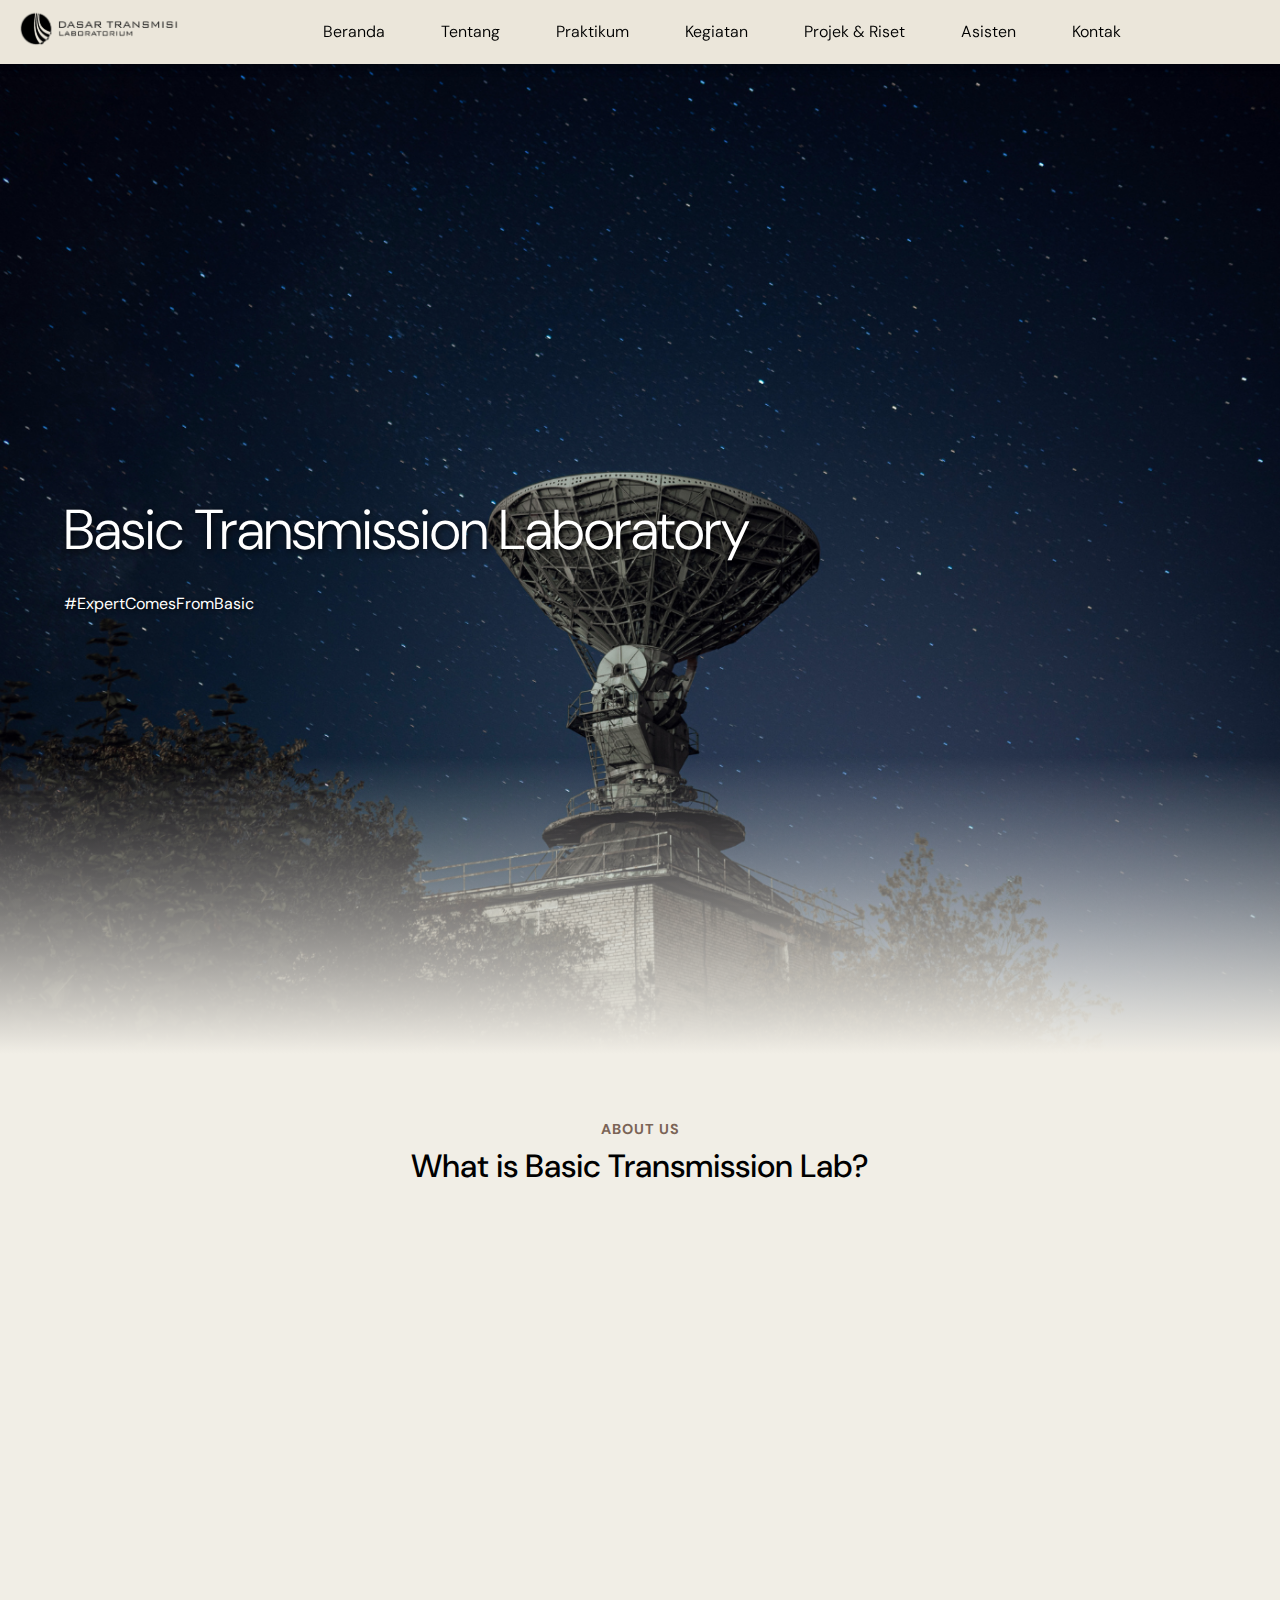
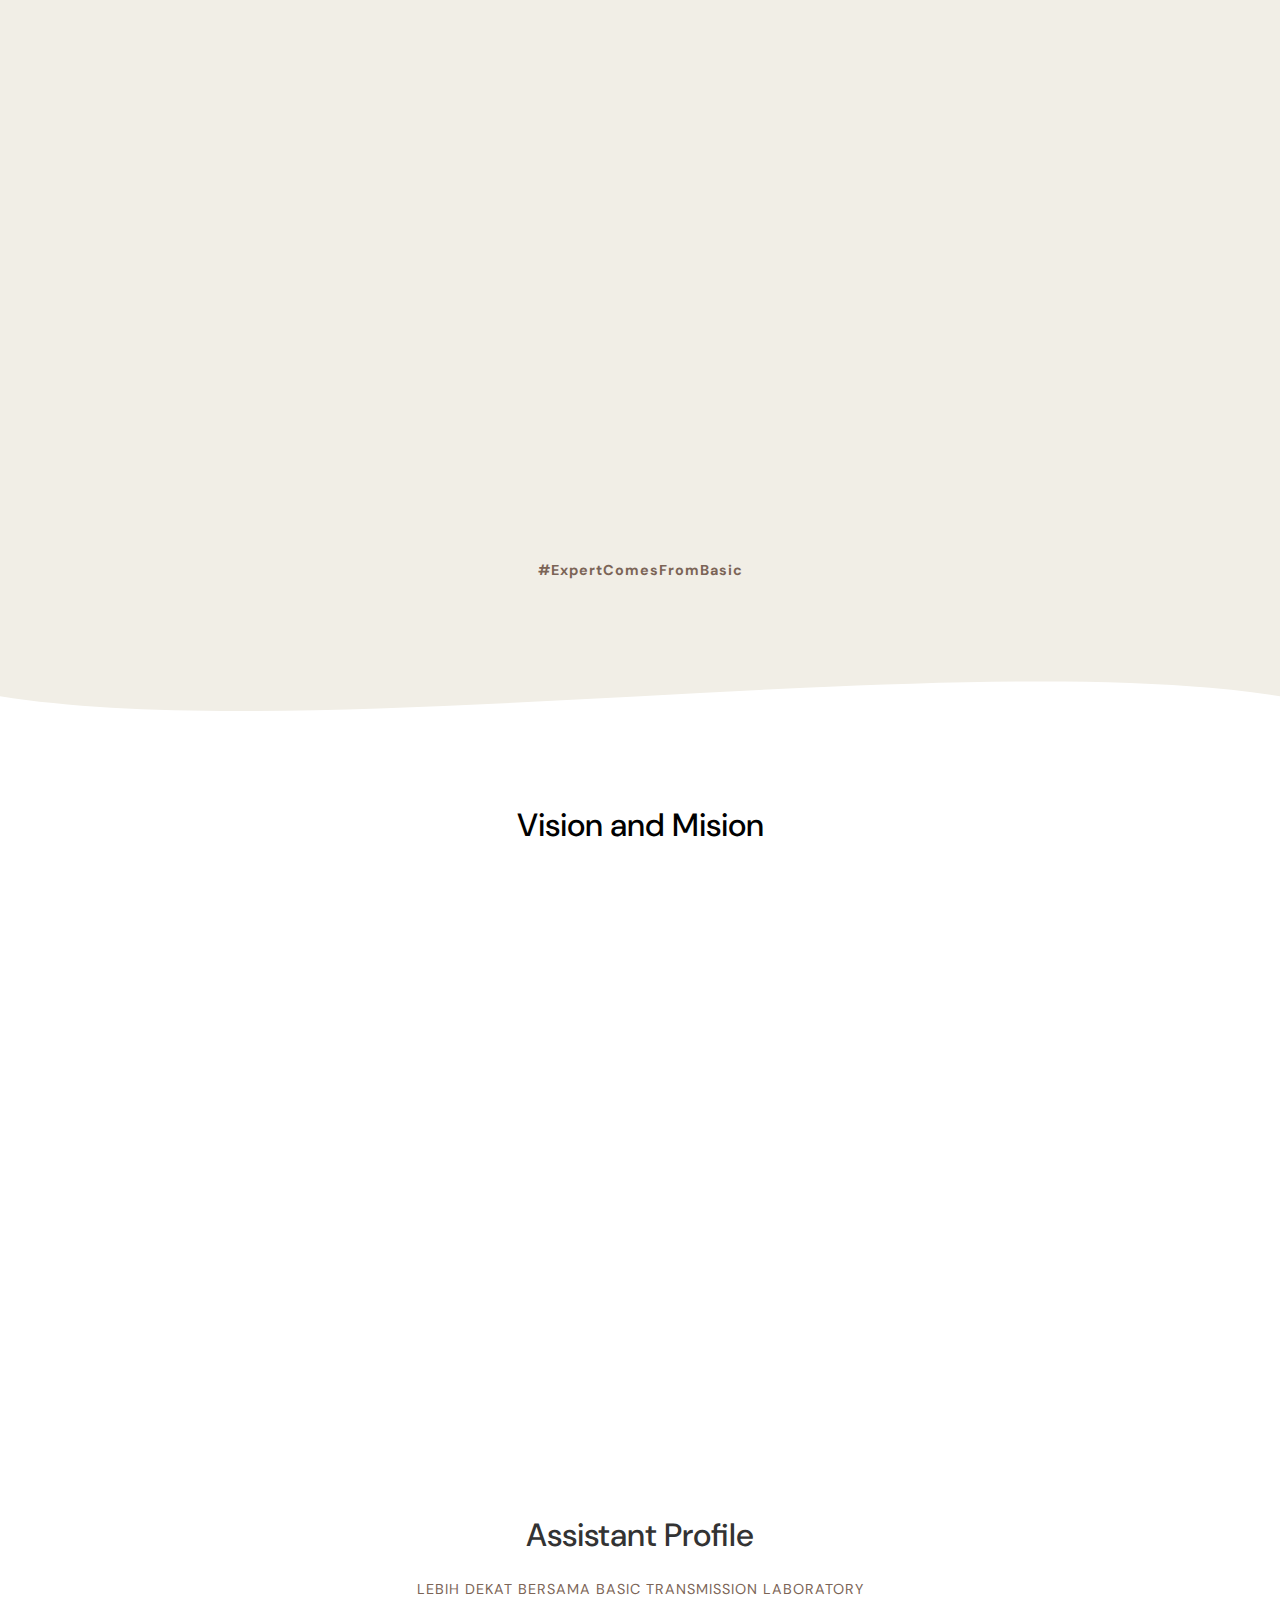
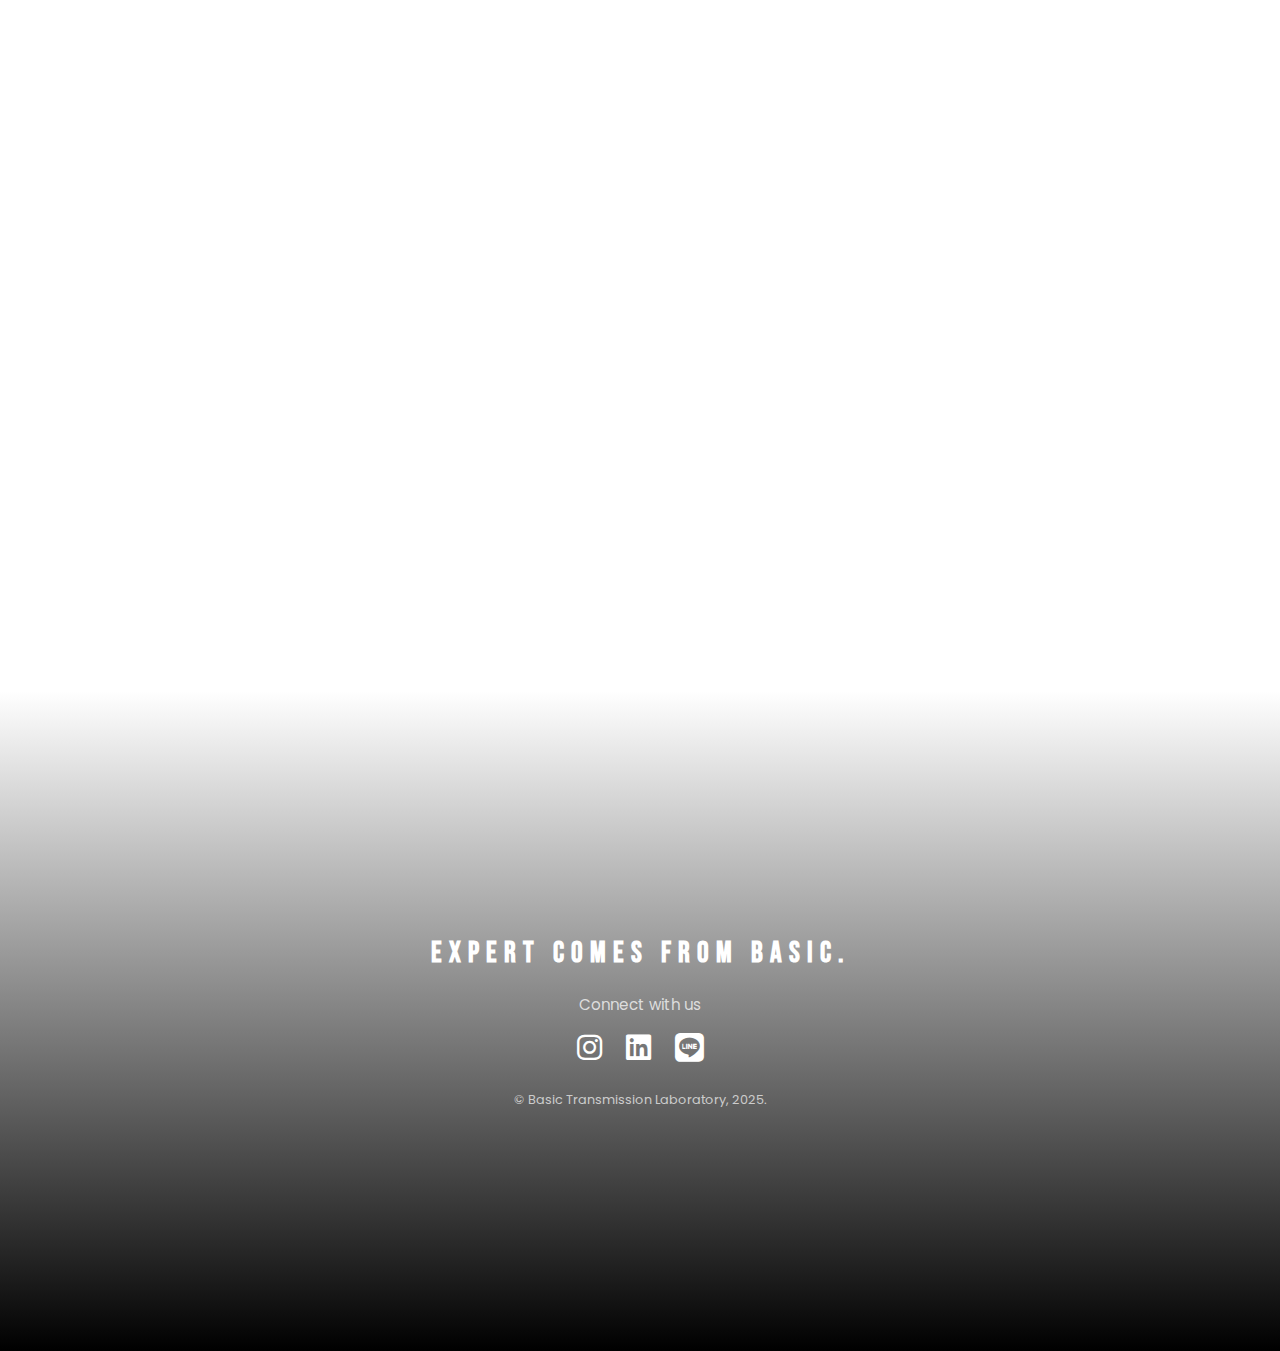
<file: index.html>
<!DOCTYPE html>
<html lang="en">
<head>
<meta charset="UTF-8">
<meta name="viewport" content="width=device-width, initial-scale=1.0">
<title>Basic Transmission Laboratory</title>
<link rel="icon" href="asset/dastran.png" type="image/png">


<link rel="preconnect" href="https://fonts.googleapis.com">
<link rel="preconnect" href="https://fonts.gstatic.com" crossorigin>
<link href="https://fonts.googleapis.com/css2?family=Inter:ital,opsz,wght@0,14..32,100..900;1,14..32,100..900&family=Rubik:ital,wght@0,300..900;1,300..900&display=swap" rel="stylesheet">
<link href="https://fonts.googleapis.com/css2?family=Bebas+Neue&display=swap" rel="stylesheet">
<link href="https://fonts.googleapis.com/css2?family=Poppins:wght@400;600;700&display=swap" rel="stylesheet">
<link href="https://fonts.googleapis.com/css2?family=Bebas+Neue&family=DM+Sans:ital,opsz,wght@0,9..40,100..1000;1,9..40,100..1000&family=Inter:ital,opsz,wght@0,14..32,100..900;1,14..32,100..900&family=Rubik:ital,wght@0,300..900;1,300..900&display=swap" rel="stylesheet">

<link href="https://cdnjs.cloudflare.com/ajax/libs/font-awesome/6.4.0/css/all.min.css" rel="stylesheet">

<!-- CSS  -->
<link rel="stylesheet" href="css/index.css">

</head>
<body>

<!-- WEBSITE MENU -->
<header>
  <div class="navbar">
    <a href="index.html">
      <img src="asset/logo.png" alt="Logo" class="logo">
    </a>
    <!--button class="hamburger">&#9776;</button-->
    <div class="navbar-center">
      <nav>
        <a href="index.html">Beranda</a>
        <div class="dropdown">
          <a href="#" class="dropdown-toggle">Tentang</a>
          <div class="dropdown-content">
            <a href="index.html#about"><i class="fa-solid fa-user"></i> Profile</a>
            <a href="index.html#visimisi"><i class="fa-solid fa-bullseye"></i> Visi & Misi</a>
            <a href="prestasi.html"><i class="fa-solid fa-trophy"></i>Prestasi</a>
          </div>
        </div>
        <div class="dropdown">
          <a href="#" class="dropdown-toggle">Praktikum</a>
          <div class="dropdown-content">
            <a href="modultp.html"><i class="fa-solid fa-book-open"></i> Modul dan TP</a>
            <a href="peraturan.html"><i class="fa-solid fa-file-contract"></i> Peraturan</a>
          </div>
        </div>
        <a href="kegiatan.html">Kegiatan</a>
        <a href="projekriset.html">Projek & Riset</a>
        <a href="asisten.html">Asisten</a>
        <a href="kontak.html">Kontak</a>
      </nav>
    </div>
    <div id="nav-icon4">
        <span></span>
        <span></span>
        <span></span>
    </div>
  </div>
  
</header>

<!-- MOBILE MENU -->
<div class="mobile-menu-overlay">
  <div class="mobile-menu">
    <!--button class="close-mobile">&times;</button-->
    <nav>
      <a href="index.html">Beranda</a>
      <a href="index.html#about">Profile</a>
      <a href="index.html#visimisi">Visi & Misi</a>
      <a href="modultp.html">Modul & TP</a>
      <a href="peraturan.html">Peraturan Praktikum</a>
      <a href="kegiatan.html">Kegiatan</a>
      <a href="projekriset.html">Projek & Riset</a>
      <a href="prestasi.html">Prestasi</a>
      <a href="asisten.html">Asisten</a>
      <a href="kontak.html">Kontak</a>
    </nav>
  </div>
</div>


<!--HEADER LANDING PAGE-->
<div class="hero-image">
  <div class="hero-slides">
    <div class="slide active" style="
        background-image: 
            linear-gradient(to top, #f1eee6 0%, rgba(241, 238, 230, 0) 30%),
            url('asset/landingpage1.png');
        "></div>

        <div class="slide" style="
        background-image: 
            linear-gradient(to top, #f1eee6 0%, rgba(241, 238, 230, 0) 30%),
            url('asset/landingpage2.png');
        "></div>

  </div>
  <div class="hero-text">
    <h1>Basic Transmission Laboratory</h1>
    <p>#ExpertComesFromBasic</p>
  </div>
</div>

<!--ABOUT US NEW-->
<section id="about">
    <h5>ABOUT US</h5>
    <h2>What is Basic Transmission Lab?</h2>

    <div class="about-content">

      <div class="about-image scroll-reveal">
        <img src="asset/allasisten.jpg" alt="Waveform Graphic">
      </div>

      <div class="logo-group scroll-reveal">
        <img src="asset/logo.png" alt="Dasar Transmisi">
        <img src="asset/satcomradar.png" alt="Satcommrader">
      </div>

      <p class="about-text scroll-reveal">
        Basic Transmission Laboratory atau Laboratorium Dasar Transmisi merupakan 
        laboratorium yang bergerak di bidang telekomunikasi di Telkom University. 
        Laboratorium ini berfokus pada praktikum dan riset. 
        Pada bidang praktikum, laboratorium mengajarkan mata kuliah Praktikum 
        Elektromagnetika untuk mahasiswa Program Studi S1 Teknik Telekomunikasi 
        di Telkom University. 
        Pada bidang riset, dilakukan penelitian di bidang telekomunikasi, 
        khususnya pada topik antena dan sistem transmisi, untuk mendukung perkembangan 
        teknologi komunikasi modern.
      </p>

      <h5>#ExpertComesFromBasic</h5>

    </div>
</section>

<!-- SVG wave sebagai PENUTUP section #about -->
<div class="wave-transition">
  <svg viewBox="0 0 1440 150" preserveAspectRatio="none">
    <path d="M0,96 C360,192 1080,0 1440,96 L1440,0 L0,0 Z" 
          style="fill: #f1eee6;"></path>
  </svg>
</div>



<!-- VISI MISI -->
<section id="visimisi">
    <h2>Vision and Mision</h2>
    <div class="card scroll-reveal">
        <h3>Visi</h3>
        <p>Menjadikan Laboratorium Dasar Transmisi sebagai pusat pembelajaran serta penelitian 
            dan wadah pengembangan diri serta dikenal akan kredibilitas, integritas, 
            dan pencapaian dalam praktikum elektromagnetika dan riset dibidang teknologi 
            telekomunikasi khususnya antena dan sistem transmisi.</p>
        <h3>Misi</h3>
        <ol style="text-align: left; display: inline-block;">
            <li>Menyediakan lingkungan yang mendorong pembelajaran, praktikum, dan penelitian berkelanjutan di bidang telekomunikasi.</li>
            <li>Mendukung pengembangan pribadi dan profesional mahasiswa melalui kegiatan praktikum elektromagnetika serta riset di bidang ......</li>
            <li>Menjadi sumber pengetahuan dan informasi di bidang teknologi, telekomunikasi, serta keterampilan pendukung yang bermanfaat bagi mahasiswa.</li>
            <li>Menjalin kolaborasi dengan berbagai pihak untuk memperkaya pengalaman belajar dan penelitian.</li>
            <li>Menegakkan nilai etika, profesionalisme, dan integritas dalam setiap kegiatan laboratorium.</li>
        </ol>
    </div>
</section>

<!--VIDEO PERKENALAN-->

<section class="video-intro ">
  <div class="container">
    <h2>Assistant Profile</h2>
    <p class="desc">LEBIH DEKAT BERSAMA BASIC TRANSMISSION LABORATORY</p>

    <div class="video-wrapper scroll-reveal">
      <iframe 
        src="https://www.youtube.com/embed/wQlYmtrLwRM" 
        frameborder="0" 
        allow="accelerometer; autoplay; clipboard-write; encrypted-media; gyroscope; picture-in-picture; web-share"
        allowfullscreen>
      </iframe>
    </div>
  </div>
</section>


<!-- FOOTER SECTION -->

<footer>
  <div class="footer-container">
    <h2>EXPERT COMES FROM BASIC.</h2>
    <p>Connect with us</p>

    <div class="social-icons">
      <a href="https://www.instagram.com/dastranlaboratory?igsh=MTR6MGk5OXl3MWUxdg==" target="_blank">
        <i class="fa-brands fa-instagram"></i>
      </a>
      <a href="#" target="_blank">
        <i class="fa-brands fa-linkedin"></i>
      </a>
      <a href="#" target="_blank">
        <i class="fa-brands fa-line"></i>
      </a>
    </div>


    <small>&copy; Basic Transmission Laboratory, 2025.</small>
  </div>
</footer>


<!-- javascript-->
<script src="js/index.js"></script>


</body>
</html>
</file>
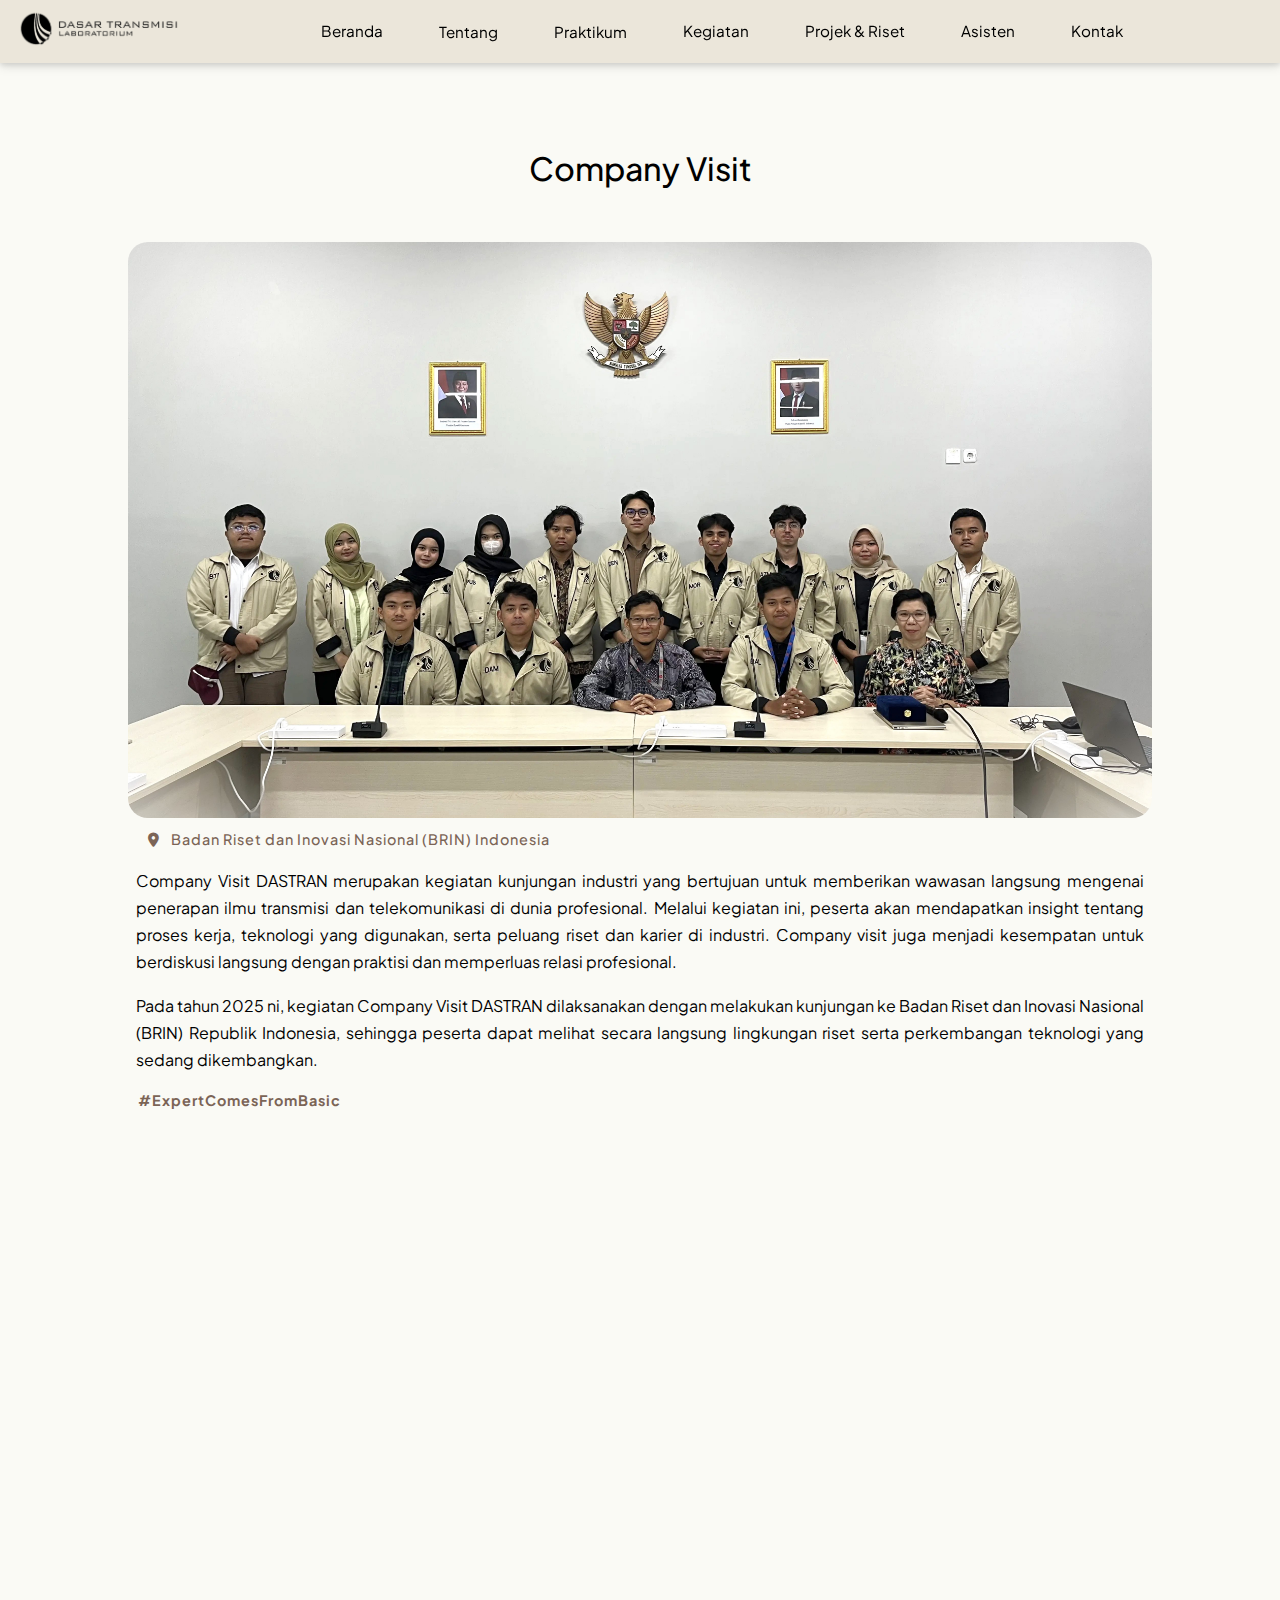
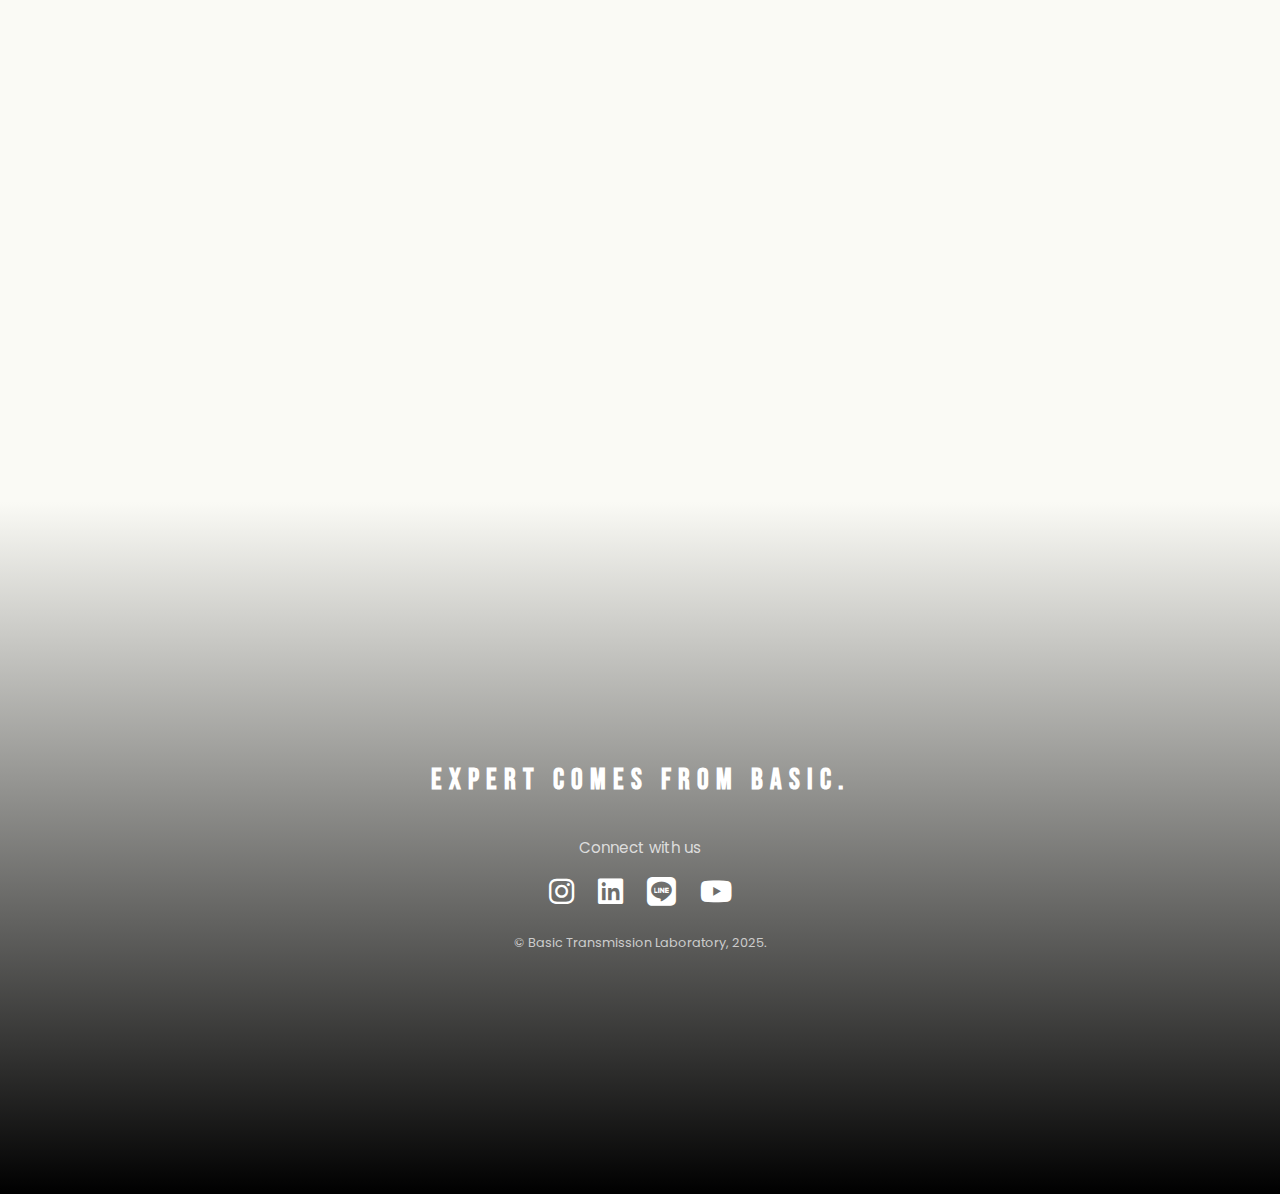
<file: comvis/index.html>
<!DOCTYPE html>
<html lang="en">
<head>
<meta charset="UTF-8">
<meta name="viewport" content="width=device-width, initial-scale=1.0">
<title>Basic Transmission Laboratory</title>
<link rel="icon" href="../asset/dastran.png" type="image/png">

<link rel="canonical" href="https://dastranlaboratory.com/kegiatan.html">


<link rel="preconnect" href="https://fonts.googleapis.com">
<link rel="preconnect" href="https://fonts.gstatic.com" crossorigin>
<link href="https://fonts.googleapis.com/css2?family=Bebas+Neue&display=swap" rel="stylesheet">
<link href="https://fonts.googleapis.com/css2?family=Poppins:wght@400;600;700&display=swap" rel="stylesheet">
<link href="https://fonts.googleapis.com/css2?family=Plus+Jakarta+Sans:wght@200..800&display=swap" rel="stylesheet">


<link href="https://cdnjs.cloudflare.com/ajax/libs/font-awesome/6.4.0/css/all.min.css" rel="stylesheet">

<!-- CSS  -->
<link rel="stylesheet" href="../css/studygroup.css">
</head>
<body>

<!-- WEBSITE MENU -->
<header>
  <div class="navbar">
    <a href="../index.html">
      <img src="../asset/logo.png" alt="Logo" class="logo">
    </a>
    <!--button class="hamburger">&#9776;</button-->
    <div class="navbar-center">
      <nav>
        <a href="../index.html">Beranda</a>
        <div class="dropdown">
          <a href="#" class="dropdown-toggle">Tentang</a>
          <div class="dropdown-content">
            <a href="../index.html#about"><i class="fa-solid fa-user"></i> Profile</a>
            <a href="../index.html#visimisi"><i class="fa-solid fa-bullseye"></i> Visi & Misi</a>
            <a href="../prestasi.html"><i class="fa-solid fa-trophy"></i>Prestasi</a>
          </div>
        </div>
        <div class="dropdown">
          <a href="#" class="dropdown-toggle">Praktikum</a>
          <div class="dropdown-content">
            <a href="../modultp.html"><i class="fa-solid fa-book-open"></i> Modul dan TP</a>
            <a href="../peraturan.html"><i class="fa-solid fa-file-contract"></i> Peraturan</a>
          </div>
        </div>
        <a href="../kegiatan.html">Kegiatan</a>
        <a href="../projekriset.html">Projek & Riset</a>
        <a href="../asisten.html">Asisten</a>
        <a href="../kontak.html">Kontak</a>
      </nav>
    </div>
    <div id="nav-icon4">
        <span></span>
        <span></span>
        <span></span>
    </div>
  </div>
  
</header>

<!-- MOBILE MENU -->
<div class="mobile-menu-overlay">
  <div class="mobile-menu">
    <!--button class="close-mobile">&times;</button-->
    <nav>
      <a href="../index.html">Beranda</a>
      <a href="../index.html#about">Profile</a>
      <a href="../index.html#visimisi">Visi & Misi</a>
      <a href="../modultp.html">Modul & TP</a>
      <a href="../peraturan.html">Peraturan Praktikum</a>
      <a href="../kegiatan.html">Kegiatan</a>
      <a href="../projekriset.html">Projek & Riset</a>
      <a href="../prestasi.html">Prestasi</a>
      <a href="../asisten.html">Asisten</a>
      <a href="../kontak.html">Kontak</a>
    </nav>
  </div>
</div>


<!-- TAMPILAN KEGIATAN -->


<!--ABOUT STUDY  GROUP-->
<section id="about">
    <h2>Company Visit</h2>

    <div class="about-content">

      <div class="about-image scroll-reveal">
        <img src="../asset/comvis/top.jpg" alt="Study Group Picture">
      </div>

      <!-- <h5 class="event-date">
        <i class="fa-solid fa-calendar" style="margin-right:8px"></i>
        tanggal
      </h5> -->
      <h5 class="event-date">
        <i class="fa-solid fa-map-marker-alt" style="margin-right:8px"></i>
        Badan Riset dan Inovasi Nasional (BRIN) Indonesia
      </h5>


      <p class="about-text scroll-reveal">
        Company Visit DASTRAN merupakan kegiatan kunjungan industri yang bertujuan untuk memberikan wawasan langsung mengenai penerapan ilmu transmisi dan telekomunikasi di dunia profesional. Melalui kegiatan ini, peserta akan mendapatkan insight tentang proses kerja, teknologi yang digunakan, serta peluang riset dan karier di industri. Company visit juga menjadi kesempatan untuk berdiskusi langsung dengan praktisi dan memperluas relasi profesional.
      </p>

      <p class="about-text scroll-reveal">
        Pada tahun 2025 ni, kegiatan Company Visit DASTRAN dilaksanakan dengan melakukan kunjungan ke Badan Riset dan Inovasi Nasional (BRIN) Republik Indonesia, sehingga peserta dapat melihat secara langsung lingkungan riset serta perkembangan teknologi yang sedang dikembangkan.
      </p>

      <h5>#ExpertComesFromBasic</h5>

    </div>
</section>

<!-- Section Dokumentasi -->
<section class="dokumentasi-section">
  <h2>Dokumentasi Kegiatan</h2>
  <div class="dokumentasi">
    <img src="../asset/comvis/gwyjtjaartp6xxstbrev.webp" alt="sg 1">
    <img src="../asset/comvis/IMG_0283.webp" alt="sg 2">
    <img src="../asset/comvis/IMG_1103.webp" alt="sg 4">
    <img src="../asset/comvis/IMG_1120.webp" alt="sg 4">
    <img src="../asset/comvis/IMG_1127.webp" alt="sg 4">
    <img src="../asset/comvis/IMG_1146.webp" alt="sg 4">
    <img src="../asset/comvis/IMG_1147.webp" alt="sg 4">
    <img src="../asset/comvis/IMG_1153.webp" alt="sg 4">
    <img src="../asset/comvis/IMG_1165.webp" alt="sg 4">
    <img src="../asset/comvis/IMG_1181.webp" alt="sg 4">
    <img src="../asset/comvis/IMG_0317.webp" alt="sg 3">

  </div>

  <!-- <div class="showmore-container">
    <button id="showMoreBtn">Show More</button>
  </div> -->
</section>

<!-- Section Validasi Sertifikat
<section class="certificate-section" id="validasi-sertifikat">
  <h2>Validasi Sertifikat</h2>
  <p>Silahkan Masukkan <strong>Nama Lengkap</strong> dan <strong>Nomor Sertifikat</strong> sesuai dengan yang tercantum dalam sertifikat untuk memastikan keaslian dan mengunduh file sertifikat.</p>
  <p>Jika data tidak ditemukan, atau terdapat kesalahan penulisan data di dalamnya, mohon segera hubungi asisten melalui media sosial yang tertera pada website. </p>

  <div class="search-box">
    <input type="text" id="certNameInput" placeholder="Masukkan Nama Lengkap...">
    <input type="text" id="certID" placeholder="Masukkan ID Sertifikat...">
    <button onclick="validateCertificate()">Validasi</button>
  </div>

  <div class="result" id="resultBox">
    <p id="certName"></p>
    <p id="certWorkshop"></p>
    <p id="certNomor"></p>
    <a id="downloadLink" class="download-btn" target="_blank">Unduh Sertifikat</a>
  </div>
</section> -->



<!-- FOOTER SECTION -->

<footer>
  <div class="footer-container">
    <h2>EXPERT COMES FROM BASIC.</h2>
    <p>Connect with us</p>

    <div class="social-icons">
      <a href="https://www.instagram.com/dastranlaboratory?igsh=MTR6MGk5OXl3MWUxdg==" target="_blank">
        <i class="fa-brands fa-instagram"></i>
      </a>
      <a href="https://www.linkedin.com/in/basic-transmission-laboratory-aab98b383/" target="_blank">
        <i class="fa-brands fa-linkedin"></i>
      </a>
      <a href="https://line.me/R/ti/p/@cjo5280x" target="_blank">
        <i class="fa-brands fa-line"></i>
      </a>
      <a href="http://www.youtube.com/@laboratoriumdasartransmisi1776" target="_blank">
        <i class="fa-brands fa-youtube"></i>
      </a>
    </div>


    <small>&copy; Basic Transmission Laboratory, 2025.</small>
  </div>
</footer>

<!-- javascript-->
<script src="../js/studygroup.js"></script>


</body>
</html>
</file>
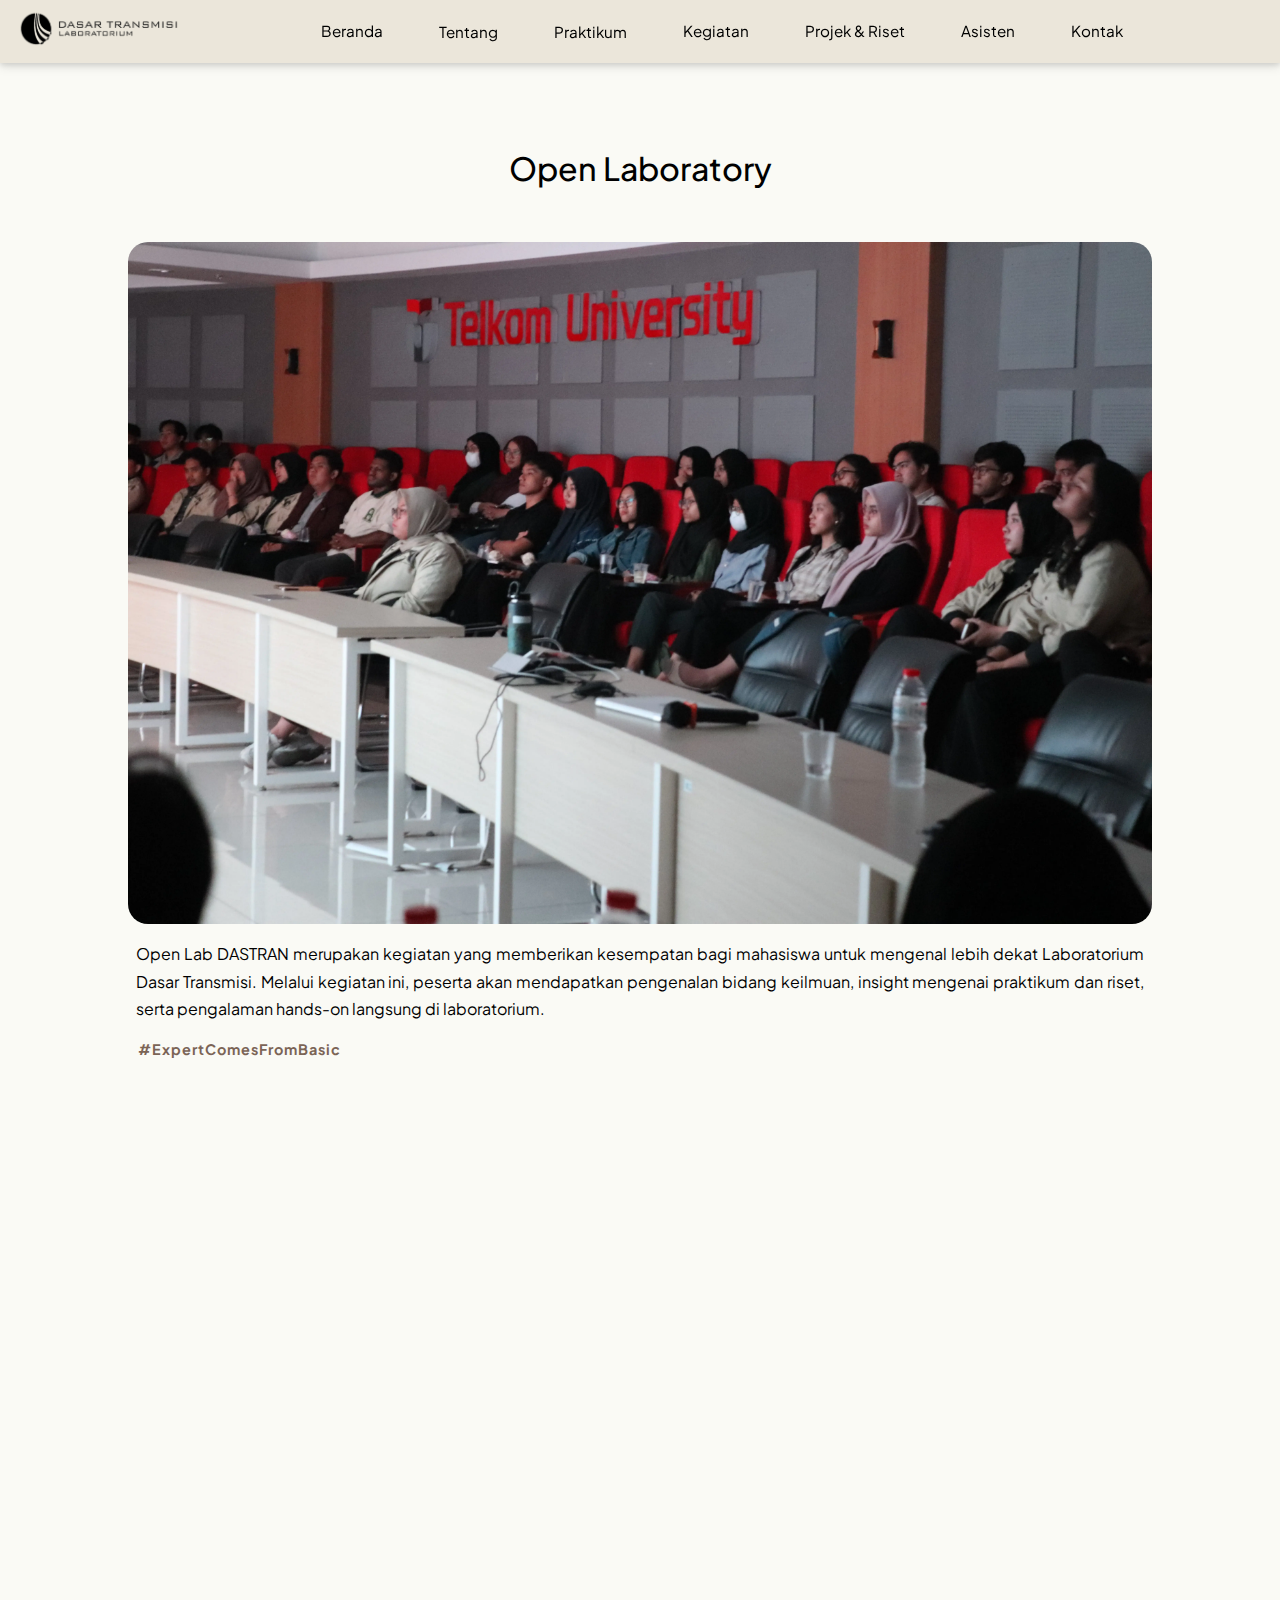
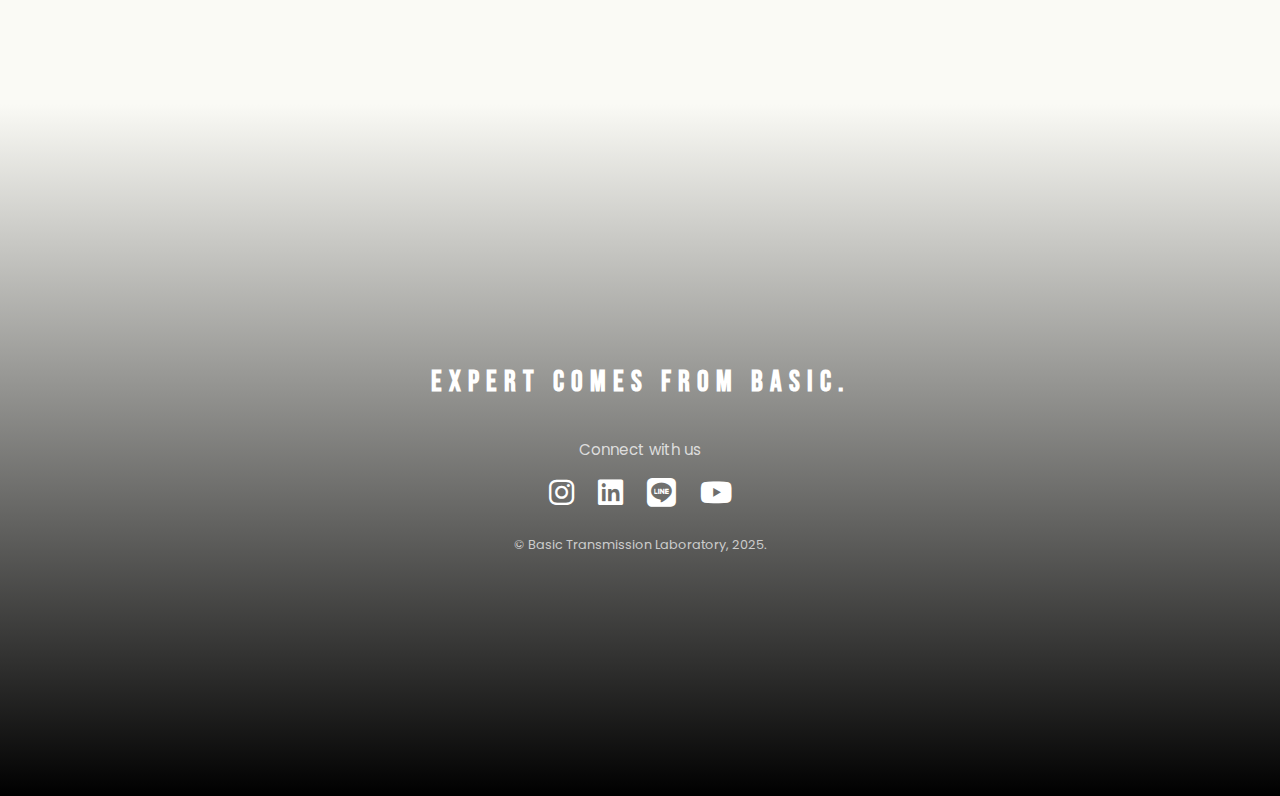
<file: openlab/index.html>
<!DOCTYPE html>
<html lang="en">
<head>
<meta charset="UTF-8">
<meta name="viewport" content="width=device-width, initial-scale=1.0">
<title>Basic Transmission Laboratory</title>
<link rel="icon" href="../asset/dastran.png" type="image/png">

<link rel="canonical" href="https://dastranlaboratory.com/kegiatan.html">


<link rel="preconnect" href="https://fonts.googleapis.com">
<link rel="preconnect" href="https://fonts.gstatic.com" crossorigin>
<link href="https://fonts.googleapis.com/css2?family=Bebas+Neue&display=swap" rel="stylesheet">
<link href="https://fonts.googleapis.com/css2?family=Poppins:wght@400;600;700&display=swap" rel="stylesheet">
<link href="https://fonts.googleapis.com/css2?family=Plus+Jakarta+Sans:wght@200..800&display=swap" rel="stylesheet">


<link href="https://cdnjs.cloudflare.com/ajax/libs/font-awesome/6.4.0/css/all.min.css" rel="stylesheet">

<!-- CSS  -->
<link rel="stylesheet" href="../css/studygroup.css">
</head>
<body>

<!-- WEBSITE MENU -->
<header>
  <div class="navbar">
    <a href="../index.html">
      <img src="../asset/logo.png" alt="Logo" class="logo">
    </a>
    <!--button class="hamburger">&#9776;</button-->
    <div class="navbar-center">
      <nav>
        <a href="../index.html">Beranda</a>
        <div class="dropdown">
          <a href="#" class="dropdown-toggle">Tentang</a>
          <div class="dropdown-content">
            <a href="../index.html#about"><i class="fa-solid fa-user"></i> Profile</a>
            <a href="../index.html#visimisi"><i class="fa-solid fa-bullseye"></i> Visi & Misi</a>
            <a href="../prestasi.html"><i class="fa-solid fa-trophy"></i>Prestasi</a>
          </div>
        </div>
        <div class="dropdown">
          <a href="#" class="dropdown-toggle">Praktikum</a>
          <div class="dropdown-content">
            <a href="../modultp.html"><i class="fa-solid fa-book-open"></i> Modul dan TP</a>
            <a href="../peraturan.html"><i class="fa-solid fa-file-contract"></i> Peraturan</a>
          </div>
        </div>
        <a href="../kegiatan.html">Kegiatan</a>
        <a href="../projekriset.html">Projek & Riset</a>
        <a href="../asisten.html">Asisten</a>
        <a href="../kontak.html">Kontak</a>
      </nav>
    </div>
    <div id="nav-icon4">
        <span></span>
        <span></span>
        <span></span>
    </div>
  </div>
  
</header>

<!-- MOBILE MENU -->
<div class="mobile-menu-overlay">
  <div class="mobile-menu">
    <!--button class="close-mobile">&times;</button-->
    <nav>
      <a href="../index.html">Beranda</a>
      <a href="../index.html#about">Profile</a>
      <a href="../index.html#visimisi">Visi & Misi</a>
      <a href="../modultp.html">Modul & TP</a>
      <a href="../peraturan.html">Peraturan Praktikum</a>
      <a href="../kegiatan.html">Kegiatan</a>
      <a href="../projekriset.html">Projek & Riset</a>
      <a href="../prestasi.html">Prestasi</a>
      <a href="../asisten.html">Asisten</a>
      <a href="../kontak.html">Kontak</a>
    </nav>
  </div>
</div>


<!-- TAMPILAN KEGIATAN -->


<!--ABOUT STUDY  GROUP-->
<section id="about">
    <h2>Open Laboratory</h2>

    <div class="about-content">

      <div class="about-image scroll-reveal">
        <img src="../asset/openlab/lhe2be3wxkfjmycnzkaw.webp" alt="Study Group Picture">
      </div>

      <!-- <h5 class="event-date">
        <i class="fa-solid fa-calendar" style="margin-right:8px"></i>
        tanggal
      </h5>
      <h5 class="event-date">
        <i class="fa-solid fa-map-marker-alt" style="margin-right:8px"></i>
        tempat ..... / apalah disini
      </h5> -->


      <p class="about-text scroll-reveal">
        Open Lab DASTRAN merupakan kegiatan yang memberikan kesempatan bagi mahasiswa untuk mengenal lebih dekat Laboratorium Dasar Transmisi. Melalui kegiatan ini, peserta akan mendapatkan pengenalan bidang keilmuan, insight mengenai praktikum dan riset, serta pengalaman hands-on langsung di laboratorium.
      </p>

      <h5>#ExpertComesFromBasic</h5>

    </div>
</section>

<!-- Section Dokumentasi -->
<section class="dokumentasi-section">
  <h2>Dokumentasi Kegiatan</h2>
  <div class="dokumentasi">
    <img src="../asset/openlab/aea6yveyxqgtmhysto8z.webp" alt="sg 1">
    <img src="../asset/openlab/autms5j6ugrrplrf80xy.webp" alt="sg 2">
    <img src="../asset/openlab/btbervug4c3qb8xt58mo.webp" alt="sg 3">
    <img src="../asset/openlab/fmu2kmorzpiv6yb1phs7.webp" alt="sg 4">
    <img src="../asset/openlab/hprr7hveisnx8xjlsskd.webp" alt="sg 4">
    <img src="../asset/openlab/ksa3qswcbj8kpah0hjqr.webp" alt="sg 4">
    <img src="../asset/openlab/ost1kqia7xmxknxopwq0.webp" alt="sg 4">

  </div>

  <!-- <div class="showmore-container">
    <button id="showMoreBtn">Show More</button>
  </div> -->
</section>

<!-- Section Validasi Sertifikat
<section class="certificate-section" id="validasi-sertifikat">
  <h2>Validasi Sertifikat</h2>
  <p>Silahkan Masukkan <strong>Nama Lengkap</strong> dan <strong>Nomor Sertifikat</strong> sesuai dengan yang tercantum dalam sertifikat untuk memastikan keaslian dan mengunduh file sertifikat.</p>
  <p>Jika data tidak ditemukan, atau terdapat kesalahan penulisan data di dalamnya, mohon segera hubungi asisten melalui media sosial yang tertera pada website. </p>

  <div class="search-box">
    <input type="text" id="certNameInput" placeholder="Masukkan Nama Lengkap...">
    <input type="text" id="certID" placeholder="Masukkan ID Sertifikat...">
    <button onclick="validateCertificate()">Validasi</button>
  </div>

  <div class="result" id="resultBox">
    <p id="certName"></p>
    <p id="certWorkshop"></p>
    <p id="certNomor"></p>
    <a id="downloadLink" class="download-btn" target="_blank">Unduh Sertifikat</a>
  </div>
</section> -->



<!-- FOOTER SECTION -->

<footer>
  <div class="footer-container">
    <h2>EXPERT COMES FROM BASIC.</h2>
    <p>Connect with us</p>

    <div class="social-icons">
      <a href="https://www.instagram.com/dastranlaboratory?igsh=MTR6MGk5OXl3MWUxdg==" target="_blank">
        <i class="fa-brands fa-instagram"></i>
      </a>
      <a href="https://www.linkedin.com/in/basic-transmission-laboratory-aab98b383/" target="_blank">
        <i class="fa-brands fa-linkedin"></i>
      </a>
      <a href="https://line.me/R/ti/p/@cjo5280x" target="_blank">
        <i class="fa-brands fa-line"></i>
      </a>
      <a href="http://www.youtube.com/@laboratoriumdasartransmisi1776" target="_blank">
        <i class="fa-brands fa-youtube"></i>
      </a>
    </div>


    <small>&copy; Basic Transmission Laboratory, 2025.</small>
  </div>
</footer>

<!-- javascript-->
<script src="../js/studygroup.js"></script>


</body>
</html>
</file>
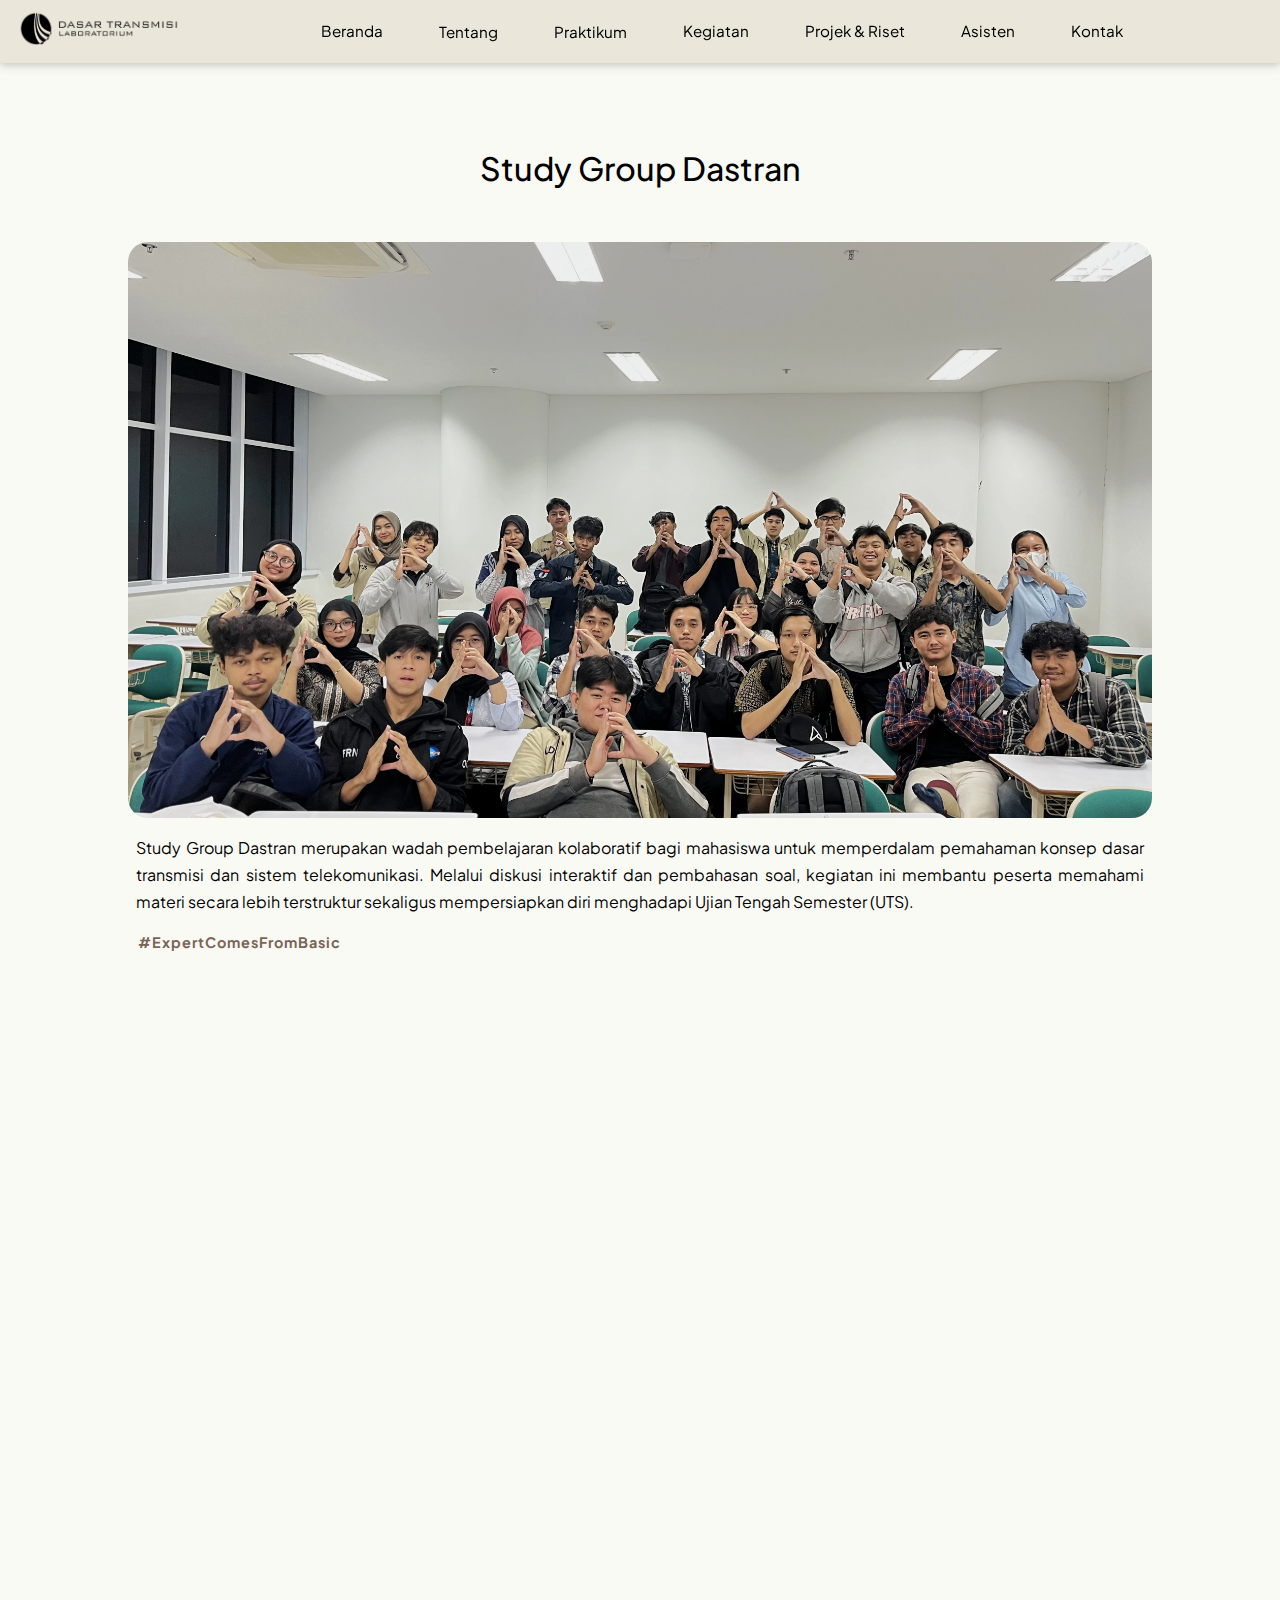
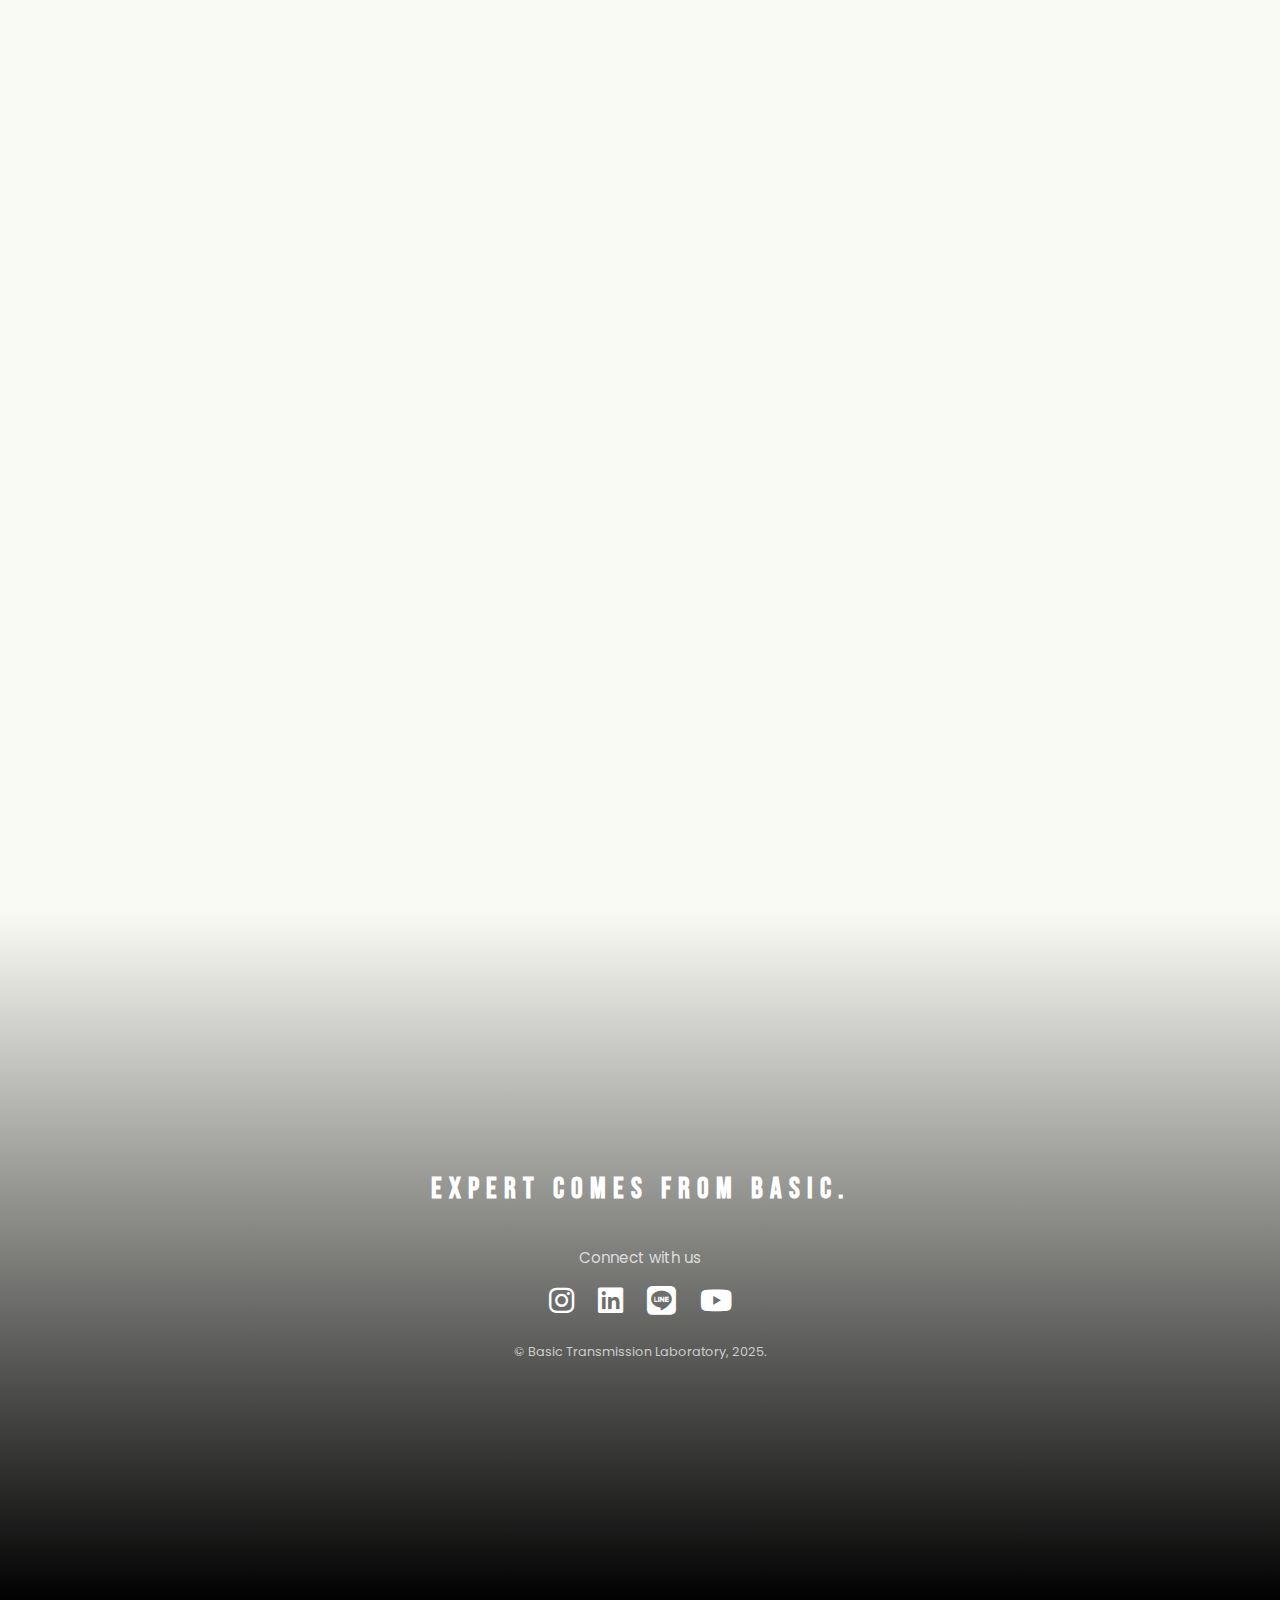
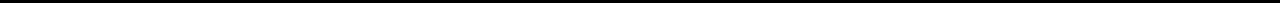
<file: studygroup/index.html>
<!DOCTYPE html>
<html lang="en">
<head>
<meta charset="UTF-8">
<meta name="viewport" content="width=device-width, initial-scale=1.0">
<title>Basic Transmission Laboratory</title>
<link rel="icon" href="../asset/dastran.png" type="image/png">

<link rel="canonical" href="https://dastranlaboratory.com/kegiatan.html">


<link rel="preconnect" href="https://fonts.googleapis.com">
<link rel="preconnect" href="https://fonts.gstatic.com" crossorigin>
<link href="https://fonts.googleapis.com/css2?family=Bebas+Neue&display=swap" rel="stylesheet">
<link href="https://fonts.googleapis.com/css2?family=Poppins:wght@400;600;700&display=swap" rel="stylesheet">
<link href="https://fonts.googleapis.com/css2?family=Plus+Jakarta+Sans:wght@200..800&display=swap" rel="stylesheet">


<link href="https://cdnjs.cloudflare.com/ajax/libs/font-awesome/6.4.0/css/all.min.css" rel="stylesheet">

<!-- CSS  -->
<link rel="stylesheet" href="../css/studygroup.css">
</head>
<body>

<!-- WEBSITE MENU -->
<header>
  <div class="navbar">
    <a href="../index.html">
      <img src="../asset/logo.png" alt="Logo" class="logo">
    </a>
    <!--button class="hamburger">&#9776;</button-->
    <div class="navbar-center">
      <nav>
        <a href="../index.html">Beranda</a>
        <div class="dropdown">
          <a href="#" class="dropdown-toggle">Tentang</a>
          <div class="dropdown-content">
            <a href="../index.html#about"><i class="fa-solid fa-user"></i> Profile</a>
            <a href="../index.html#visimisi"><i class="fa-solid fa-bullseye"></i> Visi & Misi</a>
            <a href="../prestasi.html"><i class="fa-solid fa-trophy"></i>Prestasi</a>
          </div>
        </div>
        <div class="dropdown">
          <a href="#" class="dropdown-toggle">Praktikum</a>
          <div class="dropdown-content">
            <a href="../modultp.html"><i class="fa-solid fa-book-open"></i> Modul dan TP</a>
            <a href="../peraturan.html"><i class="fa-solid fa-file-contract"></i> Peraturan</a>
          </div>
        </div>
        <a href="../kegiatan.html">Kegiatan</a>
        <a href="../projekriset.html">Projek & Riset</a>
        <a href="../asisten.html">Asisten</a>
        <a href="../kontak.html">Kontak</a>
      </nav>
    </div>
    <div id="nav-icon4">
        <span></span>
        <span></span>
        <span></span>
    </div>
  </div>
  
</header>

<!-- MOBILE MENU -->
<div class="mobile-menu-overlay">
  <div class="mobile-menu">
    <!--button class="close-mobile">&times;</button-->
    <nav>
      <a href="../index.html">Beranda</a>
      <a href="../index.html#about">Profile</a>
      <a href="../index.html#visimisi">Visi & Misi</a>
      <a href="../modultp.html">Modul & TP</a>
      <a href="../peraturan.html">Peraturan Praktikum</a>
      <a href="../kegiatan.html">Kegiatan</a>
      <a href="../projekriset.html">Projek & Riset</a>
      <a href="../prestasi.html">Prestasi</a>
      <a href="../asisten.html">Asisten</a>
      <a href="../kontak.html">Kontak</a>
    </nav>
  </div>
</div>


<!-- TAMPILAN KEGIATAN -->


<!--ABOUT STUDY  GROUP-->
<section id="about">
    <h2>Study Group Dastran</h2>

    <div class="about-content">

      <div class="about-image scroll-reveal">
        <img src="../asset/studygroup/IMG_9465.jpg" alt="Study Group Picture">
      </div>

      <!-- <h5 class="event-date">
        <i class="fa-solid fa-calendar" style="margin-right:8px"></i>
        tanggal
      </h5>
      <h5 class="event-date">
        <i class="fa-solid fa-map-marker-alt" style="margin-right:8px"></i>
        tempat ..... / apalah disini
      </h5> -->


      <p class="about-text scroll-reveal">
        Study Group Dastran merupakan wadah pembelajaran kolaboratif bagi mahasiswa untuk memperdalam pemahaman konsep dasar transmisi dan sistem telekomunikasi. Melalui diskusi interaktif dan pembahasan soal, kegiatan ini membantu peserta memahami materi secara lebih terstruktur sekaligus mempersiapkan diri menghadapi Ujian Tengah Semester (UTS).

      </p>

      <h5>#ExpertComesFromBasic</h5>

    </div>
</section>

<!-- Section Dokumentasi -->
<section class="dokumentasi-section">
  <h2>Dokumentasi Kegiatan</h2>
  <div class="dokumentasi">
    <img src="../asset/studygroup/IMG_7714.webp" alt="sg 1">
    <img src="../asset/studygroup/IMG_9435.webp" alt="sg 2">
    <img src="../asset/studygroup/IMG_9443.webp" alt="sg 3">
    <img src="../asset/studygroup/IMG_9445.webp" alt="sg 4">
    <img src="../asset/studygroup/IMG_9447.webp" alt="sg 4">
    <img src="../asset/studygroup/IMG_9457.webp" alt="sg 4">
    <img src="../asset/studygroup/IMG_9458.webp" alt="sg 4">
  </div>

  <!-- <div class="showmore-container">
    <button id="showMoreBtn">Show More</button>
  </div> -->
</section>

<!-- Section Validasi Sertifikat -->
<section class="certificate-section" id="validasi-sertifikat">
  <h2>Validasi Sertifikat</h2>
  <p>Silahkan Masukkan <strong>Nama Lengkap</strong> dan <strong>Nomor Sertifikat</strong> sesuai dengan yang tercantum dalam sertifikat untuk memastikan keaslian dan mengunduh file sertifikat.</p>
  <p>Jika data tidak ditemukan, atau terdapat kesalahan penulisan data di dalamnya, mohon segera hubungi asisten melalui media sosial yang tertera pada website. </p>

  <div class="search-box">
    <input type="text" id="certNameInput" placeholder="Masukkan Nama Lengkap...">
    <input type="text" id="certID" placeholder="Masukkan ID Sertifikat...">
    <button onclick="validateCertificate()">Validasi</button>
  </div>

  <div class="result" id="resultBox">
    <p id="certName"></p>
    <p id="certWorkshop"></p>
    <p id="certNomor"></p>
    <a id="downloadLink" class="download-btn" target="_blank">Unduh Sertifikat</a>
  </div>
</section>



<!-- FOOTER SECTION -->

<footer>
  <div class="footer-container">
    <h2>EXPERT COMES FROM BASIC.</h2>
    <p>Connect with us</p>

    <div class="social-icons">
      <a href="https://www.instagram.com/dastranlaboratory?igsh=MTR6MGk5OXl3MWUxdg==" target="_blank">
        <i class="fa-brands fa-instagram"></i>
      </a>
      <a href="https://www.linkedin.com/in/basic-transmission-laboratory-aab98b383/" target="_blank">
        <i class="fa-brands fa-linkedin"></i>
      </a>
      <a href="https://line.me/R/ti/p/@cjo5280x" target="_blank">
        <i class="fa-brands fa-line"></i>
      </a>
      <a href="http://www.youtube.com/@laboratoriumdasartransmisi1776" target="_blank">
        <i class="fa-brands fa-youtube"></i>
      </a>
    </div>


    <small>&copy; Basic Transmission Laboratory, 2025.</small>
  </div>
</footer>

<!-- javascript-->
<script src="../js/studygroup.js"></script>


</body>
</html>
</file>
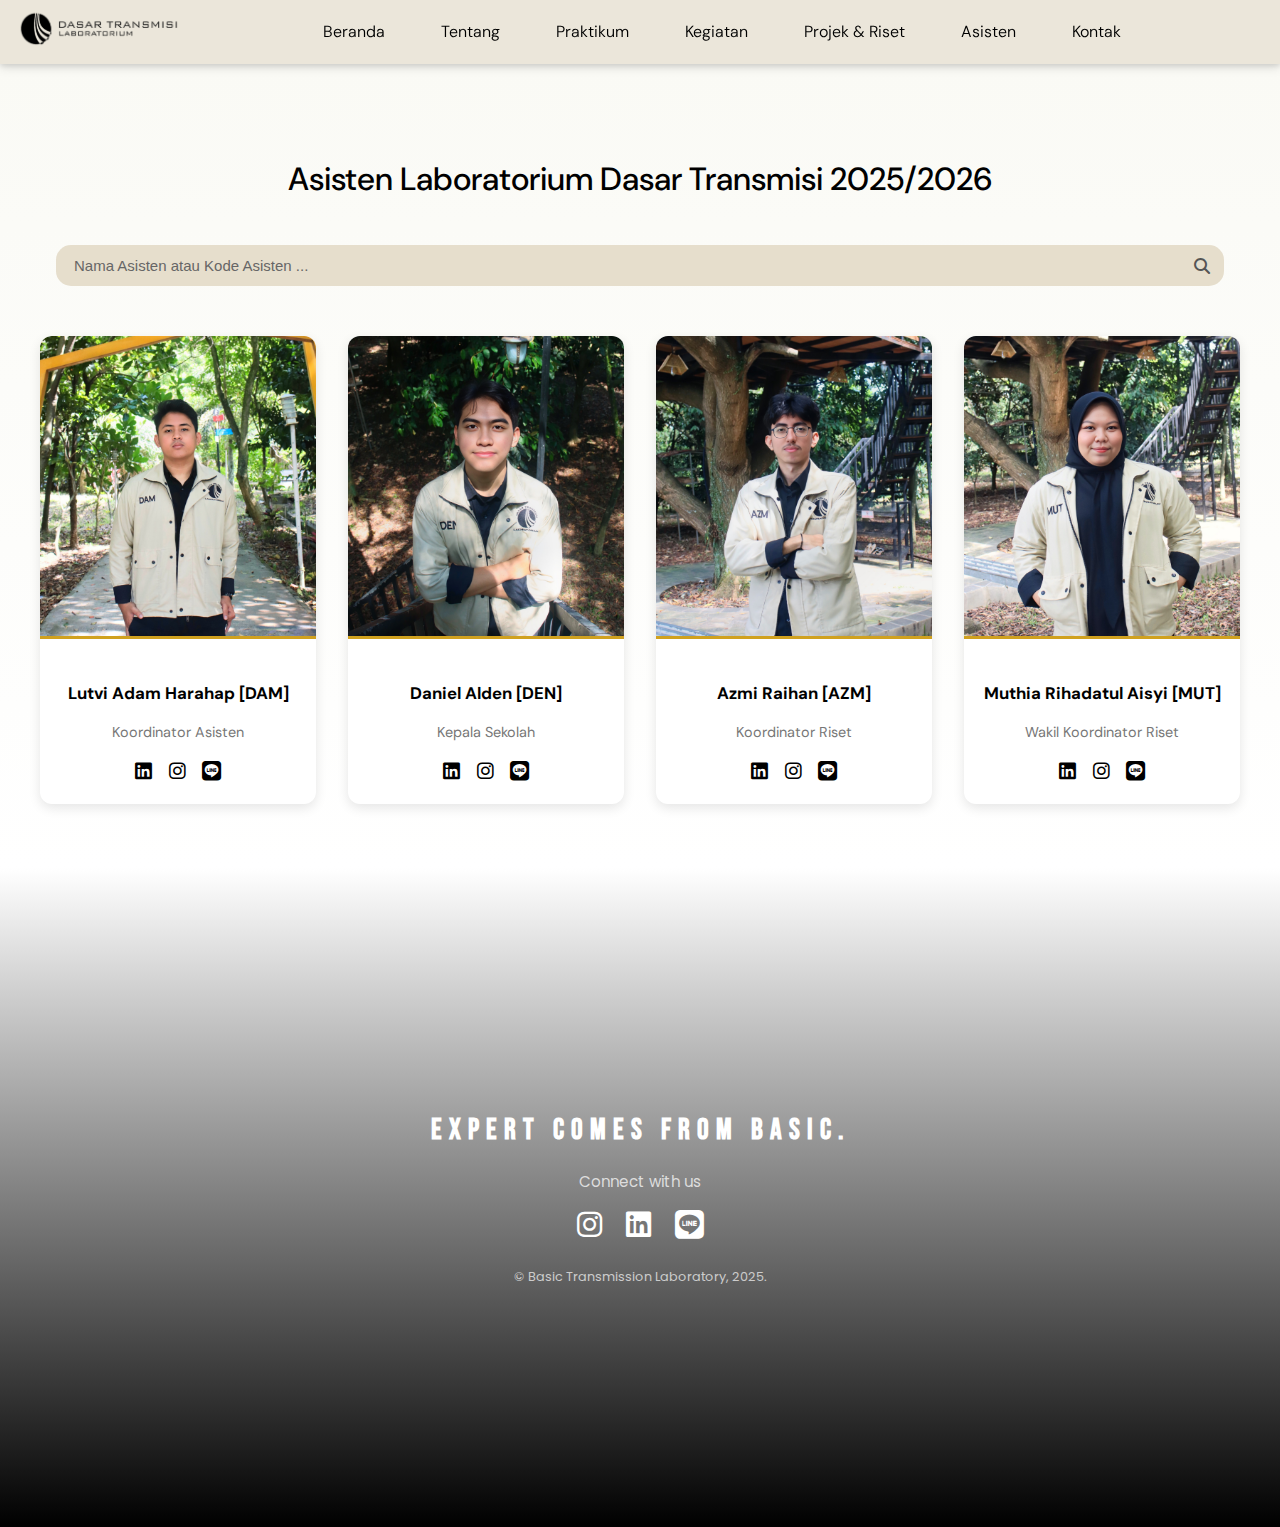
<file: asisten.html>
<!DOCTYPE html>
<html lang="en">
<head>
<meta charset="UTF-8">
<meta name="viewport" content="width=device-width, initial-scale=1.0">
<title>Basic Transmission Laboratory</title>
<link rel="icon" href="asset/dastran.png" type="image/png">

<link rel="canonical" href="https://dastranlaboratory.com/asisten.html">


<link rel="preconnect" href="https://fonts.googleapis.com">
<link rel="preconnect" href="https://fonts.gstatic.com" crossorigin>
<link href="https://fonts.googleapis.com/css2?family=Inter:ital,opsz,wght@0,14..32,100..900;1,14..32,100..900&family=Rubik:ital,wght@0,300..900;1,300..900&display=swap" rel="stylesheet">
<link href="https://fonts.googleapis.com/css2?family=Bebas+Neue&display=swap" rel="stylesheet">
<link href="https://fonts.googleapis.com/css2?family=Poppins:wght@400;600;700&display=swap" rel="stylesheet">
<link href="https://fonts.googleapis.com/css2?family=Bebas+Neue&family=DM+Sans:ital,opsz,wght@0,9..40,100..1000;1,9..40,100..1000&family=Inter:ital,opsz,wght@0,14..32,100..900;1,14..32,100..900&family=Rubik:ital,wght@0,300..900;1,300..900&display=swap" rel="stylesheet">

<link href="https://cdnjs.cloudflare.com/ajax/libs/font-awesome/6.4.0/css/all.min.css" rel="stylesheet">

<!-- CSS  -->
<link rel="stylesheet" href="css/asisten.css">

</head>
<body>

<!-- WEBSITE MENU -->
<header>
  <div class="navbar">
    <a href="index.html">
      <img src="asset/logo.png" alt="Logo" class="logo">
    </a>
    <!--button class="hamburger">&#9776;</button-->
    <div class="navbar-center">
      <nav>
        <a href="index.html">Beranda</a>
        <div class="dropdown">
          <a href="#" class="dropdown-toggle">Tentang</a>
          <div class="dropdown-content">
            <a href="index.html#about"><i class="fa-solid fa-user"></i> Profile</a>
            <a href="index.html#visimisi"><i class="fa-solid fa-bullseye"></i> Visi & Misi</a>
            <a href="prestasi.html"><i class="fa-solid fa-trophy"></i>Prestasi</a>
          </div>
        </div>
        <div class="dropdown">
          <a href="#" class="dropdown-toggle">Praktikum</a>
          <div class="dropdown-content">
            <a href="modultp.html"><i class="fa-solid fa-book-open"></i> Modul dan TP</a>
            <a href="peraturan.html"><i class="fa-solid fa-file-contract"></i> Peraturan</a>
          </div>
        </div>
        <a href="kegiatan.html">Kegiatan</a>
        <a href="projekriset.html">Projek & Riset</a>
        <a href="asisten.html">Asisten</a>
        <a href="kontak.html">Kontak</a>
      </nav>
    </div>
    <div id="nav-icon4">
        <span></span>
        <span></span>
        <span></span>
    </div>
  </div>
  
</header>

<!-- MOBILE MENU -->
<div class="mobile-menu-overlay">
  <div class="mobile-menu">
    <!--button class="close-mobile">&times;</button-->
    <nav>
      <a href="index.html">Beranda</a>
      <a href="index.html#about">Profile</a>
      <a href="index.html#visimisi">Visi & Misi</a>
      <a href="modultp.html">Modul & TP</a>
      <a href="peraturan.html">Peraturan Praktikum</a>
      <a href="kegiatan.html">Kegiatan</a>
      <a href="projekriset.html">Projek & Riset</a>
      <a href="prestasi.html">Prestasi</a>
      <a href="asisten.html">Asisten</a>
      <a href="kontak.html">Kontak</a>
    </nav>
  </div>
</div>


<!-- TAMPILAN ASISTEN -->

<section class="asisten-section">
  <h2 class="asisten-title">Asisten Laboratorium Dasar Transmisi 2025/2026</h2>

  <div class="asisten-search">
    <input type="text" id="searchInput" placeholder="Nama Asisten atau Kode Asisten ... ">
    <i class="fas fa-search search-icon"></i>
  </div>


  <div class="asisten-grid">
    <div class="asisten-card">
      <img class="asisten-photo" src="asset/Kordas.JPEG.jpg" alt="Mahmud">
      <div class="asisten-info">
        <h3>Lutvi Adam Harahap [DAM]</h3>
        <p>Koordinator Asisten</p>
        <div class="asisten-socials">
          <a href="https://www.linkedin.com" target="_blank"><i class="fab fa-linkedin"></i></a>
          <a href="https://www.instagram.com" target="_blank"><i class="fab fa-instagram"></i></a>
          <a href="https://line.me/ti/p/akunlinekamu" target="_blank"><i class="fab fa-line"></i></a>
        </div>
      </div>
    </div>


    <div class="asisten-card">
      <img class="asisten-photo" src="asset/Kepsek.JPEG.jpg" alt="Mahmud">
      <div class="asisten-info">
        <h3>Daniel Alden [DEN]</h3>
        <p>Kepala Sekolah</p>
        <div class="asisten-socials">
          <a href="https://www.linkedin.com" target="_blank"><i class="fab fa-linkedin"></i></a>
          <a href="https://www.instagram.com" target="_blank"><i class="fab fa-instagram"></i></a>
          <a href="https://line.me/ti/p/akunlinekamu" target="_blank"><i class="fab fa-line"></i></a>
        </div>
      </div>
    </div>

    <div class="asisten-card">
      <img class="asisten-photo" src="asset/Korset.JPEG.jpg" alt="Mahmud">
      <div class="asisten-info">
        <h3>Azmi Raihan [AZM]</h3>
        <p>Koordinator Riset</p>
        <div class="asisten-socials">
          <a href="https://www.linkedin.com" target="_blank"><i class="fab fa-linkedin"></i></a>
          <a href="https://www.instagram.com" target="_blank"><i class="fab fa-instagram"></i></a>
          <a href="https://line.me/ti/p/akunlinekamu" target="_blank"><i class="fab fa-line"></i></a>
        </div>
      </div>
    </div>

    <div class="asisten-card">
      <img class="asisten-photo" src="asset/Wakorset.JPEG.jpg" alt="Mahmud">
      <div class="asisten-info">
        <h3>Muthia Rihadatul Aisyi [MUT]</h3>
        <p>Wakil Koordinator Riset</p>
        <div class="asisten-socials">
          <a href="https://www.linkedin.com" target="_blank"><i class="fab fa-linkedin"></i></a>
          <a href="https://www.instagram.com" target="_blank"><i class="fab fa-instagram"></i></a>
          <a href="https://line.me/ti/p/akunlinekamu" target="_blank"><i class="fab fa-line"></i></a>
        </div>
      </div>
    </div>
    

    <!-- Tambahkan asisten lain -->
  </div>
</section>


<!-- FOOTER SECTION -->

<footer>
  <div class="footer-container">
    <h2>EXPERT COMES FROM BASIC.</h2>
    <p>Connect with us</p>

    <div class="social-icons">
      <a href="https://www.instagram.com/dastranlaboratory?igsh=MTR6MGk5OXl3MWUxdg==" target="_blank">
        <i class="fa-brands fa-instagram"></i>
      </a>
      <a href="#" target="_blank">
        <i class="fa-brands fa-linkedin"></i>
      </a>
      <a href="#" target="_blank">
        <i class="fa-brands fa-line"></i>
      </a>
    </div>


    <small>&copy; Basic Transmission Laboratory, 2025.</small>
  </div>
</footer>


<!-- javascript-->
<script src="js/asisten.js"></script>


</body>
</html>
</file>
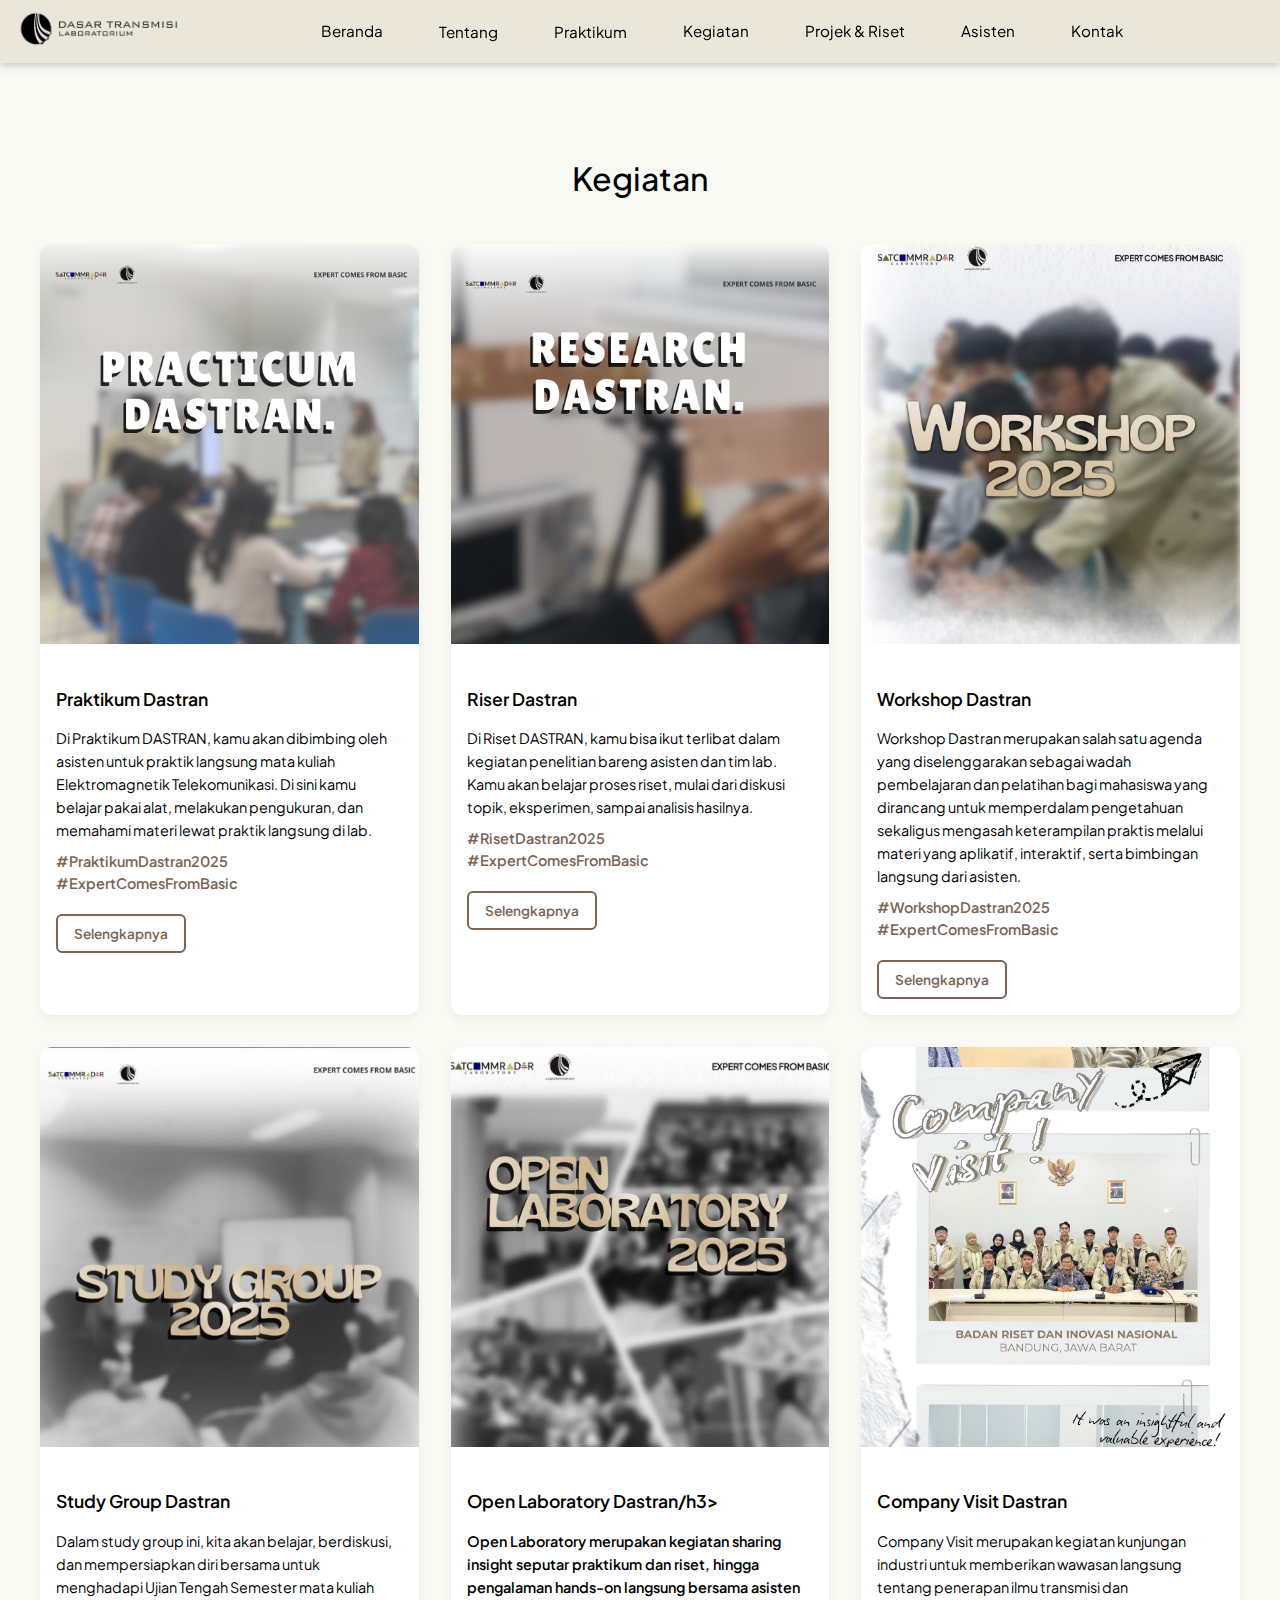
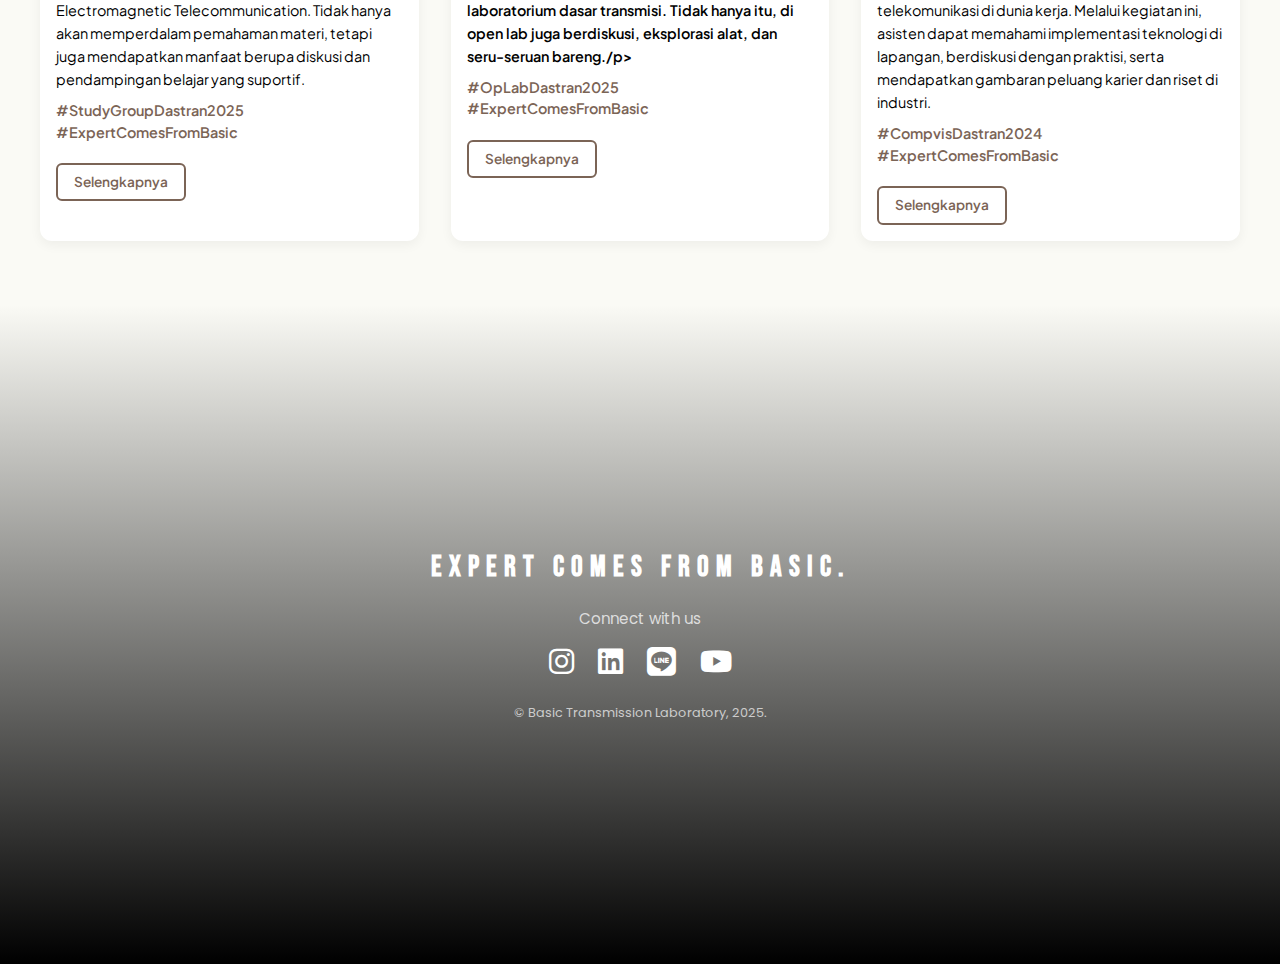
<file: kegiatan.html>
<!DOCTYPE html>
<html lang="en">
<head>
<meta charset="UTF-8">
<meta name="viewport" content="width=device-width, initial-scale=1.0">
<title>Basic Transmission Laboratory</title>
<link rel="icon" href="asset/dastran.png" type="image/png">

<link rel="canonical" href="https://dastranlaboratory.com/kegiatan.html">


<link rel="preconnect" href="https://fonts.googleapis.com">
<link rel="preconnect" href="https://fonts.gstatic.com" crossorigin>
<link href="https://fonts.googleapis.com/css2?family=Bebas+Neue&display=swap" rel="stylesheet">
<link href="https://fonts.googleapis.com/css2?family=Poppins:wght@400;600;700&display=swap" rel="stylesheet">
<link href="https://fonts.googleapis.com/css2?family=Plus+Jakarta+Sans:wght@200..800&display=swap" rel="stylesheet">


<link href="https://cdnjs.cloudflare.com/ajax/libs/font-awesome/6.4.0/css/all.min.css" rel="stylesheet">

<!-- CSS  -->
<link rel="stylesheet" href="css/kegiatan.css">
</head>
<body>

<!-- WEBSITE MENU -->
<header>
  <div class="navbar">
    <a href="index.html">
      <img src="asset/logo.png" alt="Logo" class="logo">
    </a>
    <!--button class="hamburger">&#9776;</button-->
    <div class="navbar-center">
      <nav>
        <a href="index.html">Beranda</a>
        <div class="dropdown">
          <a href="#" class="dropdown-toggle">Tentang</a>
          <div class="dropdown-content">
            <a href="index.html#about"><i class="fa-solid fa-user"></i> Profile</a>
            <a href="index.html#visimisi"><i class="fa-solid fa-bullseye"></i> Visi & Misi</a>
            <a href="prestasi.html"><i class="fa-solid fa-trophy"></i>Prestasi</a>
          </div>
        </div>
        <div class="dropdown">
          <a href="#" class="dropdown-toggle">Praktikum</a>
          <div class="dropdown-content">
            <a href="modultp.html"><i class="fa-solid fa-book-open"></i> Modul dan TP</a>
            <a href="peraturan.html"><i class="fa-solid fa-file-contract"></i> Peraturan</a>
          </div>
        </div>
        <a href="kegiatan.html">Kegiatan</a>
        <a href="projekriset.html">Projek & Riset</a>
        <a href="asisten.html">Asisten</a>
        <a href="kontak.html">Kontak</a>
      </nav>
    </div>
    <div id="nav-icon4">
        <span></span>
        <span></span>
        <span></span>
    </div>
  </div>
  
</header>

<!-- MOBILE MENU -->
<div class="mobile-menu-overlay">
  <div class="mobile-menu">
    <!--button class="close-mobile">&times;</button-->
    <nav>
      <a href="index.html">Beranda</a>
      <a href="index.html#about">Profile</a>
      <a href="index.html#visimisi">Visi & Misi</a>
      <a href="modultp.html">Modul & TP</a>
      <a href="peraturan.html">Peraturan Praktikum</a>
      <a href="kegiatan.html">Kegiatan</a>
      <a href="projekriset.html">Projek & Riset</a>
      <a href="prestasi.html">Prestasi</a>
      <a href="asisten.html">Asisten</a>
      <a href="kontak.html">Kontak</a>
    </nav>
  </div>
</div>


<!-- TAMPILAN KEGIATAN -->

<section class="event-section">
  <!--p class="section-subtitle">Upcoming Event</p-->
  <h2 class="section-title">Kegiatan</h2>

  <div class="event-grid">

    <div class="event-card">
      <img src="asset/praktikum.png" alt="Event 1">
      <div class="event-info">
        <h3>Praktikum Dastran </h3>
        <!--p class="event-date"><i class="fa-solid fa-calendar" style="margin-right:8px"></i>10 - 11 Oktober 2025</p-->
        <p class="event-description">Di Praktikum DASTRAN, kamu akan dibimbing oleh asisten untuk praktik langsung mata kuliah Elektromagnetik Telekomunikasi. 
          Di sini kamu belajar pakai alat, melakukan pengukuran, dan memahami materi lewat praktik langsung di lab.</p>
        <p class="hashtag"><span>#PraktikumDastran2025</span></p>
        <p class="hashtag"><span>#ExpertComesFromBasic</span></p>
        <a href="praktikum/index.html" rel="noopener" class="selengkapnya-btn">Selengkapnya</a>
      </div>
    </div>

    <div class="event-card">
      <img src="asset/riset.png" alt="Event 1">
      <div class="event-info">
        <h3>Riser Dastran</h3>
        <!--p class="event-date"><i class="fa-solid fa-calendar" style="margin-right:8px"></i>10 - 11 Oktober 2025</p-->
        <p class="event-description">Di Riset DASTRAN, kamu bisa ikut terlibat dalam kegiatan penelitian bareng asisten dan tim lab. 
          Kamu akan belajar proses riset, mulai dari diskusi topik, eksperimen, sampai analisis hasilnya.</p>
        <p class="hashtag"><span>#RisetDastran2025</span></p>
        <p class="hashtag"><span>#ExpertComesFromBasic</span></p>
        <a href="riset/index.html" rel="noopener" class="selengkapnya-btn">Selengkapnya</a>
      </div>
    </div>


    <div class="event-card">
      <img src="asset/ws.jpeg" alt="Event 1">
      <div class="event-info">
        <h3>Workshop Dastran</h3>
        <!--p class="event-date"><i class="fa-solid fa-calendar" style="margin-right:8px"></i>10 - 11 Oktober 2025</p-->
        <p class="event-description">Workshop Dastran merupakan salah satu agenda yang diselenggarakan sebagai wadah pembelajaran dan pelatihan bagi 
          mahasiswa yang dirancang untuk memperdalam pengetahuan sekaligus mengasah keterampilan praktis melalui materi yang aplikatif, interaktif, 
          serta bimbingan langsung dari asisten.</p>
        <p class="hashtag"><span>#WorkshopDastran2025</span></p>
        <p class="hashtag"><span>#ExpertComesFromBasic</span></p>
        <a href="workshop/index.html" rel="noopener" class="selengkapnya-btn">Selengkapnya</a>
      </div>
    </div>


    <div class="event-card">
      <img src="asset/sg.jpeg" alt="Event 1">
      <div class="event-info">
        <h3>Study Group Dastran</h3>
        <!--p class="event-date"><i class="fa-solid fa-calendar" style="margin-right:8px"></i>18 - 31 Oktober 2025</p-->
        <p class="event-description">Dalam study group ini, kita akan belajar, berdiskusi, dan mempersiapkan diri bersama untuk menghadapi Ujian Tengah
           Semester mata kuliah Electromagnetic Telecommunication. Tidak hanya akan memperdalam pemahaman materi, tetapi juga mendapatkan manfaat berupa 
           diskusi dan pendampingan belajar yang suportif.</p>
        <p class="hashtag"><span>#StudyGroupDastran2025</span></p>
        <p class="hashtag"><span>#ExpertComesFromBasic</span></p>
        <a href="studygroup/index.html" rel="noopener" class="selengkapnya-btn">Selengkapnya</a>
      </div>
    </div>

    <div class="event-card">
      <img src="asset/oplab.jpeg" alt="Event 1">
      <div class="event-info">
        <h3>Open Laboratory Dastran/h3>
        <!--p class="event-date"><i class="fa-solid fa-calendar" style="margin-right:8px"></i>15 November 2025</p-->
        <p class="event-description">Open Laboratory merupakan kegiatan sharing insight seputar praktikum dan riset, hingga 
          pengalaman hands-on langsung bersama asisten laboratorium dasar transmisi. Tidak hanya itu, di open lab juga berdiskusi, 
          eksplorasi alat, dan seru-seruan bareng./p>
        <p class="hashtag"><span>#OpLabDastran2025</span></p>
        <p class="hashtag"><span>#ExpertComesFromBasic</span></p>
        <a href="openlab/index.html" rel="noopener" class="selengkapnya-btn">Selengkapnya</a>
      </div>
    </div>

    <div class="event-card">
      <img src="asset/comvis.png" alt="Event 2">
      <div class="event-info">
        <h3>Company Visit Dastran</h3>
        <!--p class="event-date"><i class="fa-solid fa-calendar" style="margin-right:8px"></i>5 Desember 2025</p-->
        <p class="event-description"> Company Visit merupakan kegiatan kunjungan industri untuk memberikan wawasan langsung 
          tentang penerapan ilmu transmisi dan telekomunikasi di dunia kerja. Melalui kegiatan ini, asisten dapat memahami 
          implementasi teknologi di lapangan, berdiskusi dengan praktisi, serta mendapatkan gambaran peluang karier dan riset
           di industri.</p>
        <p class="hashtag"><span>#CompvisDastran2024</span></p>
        <p class="hashtag"><span>#ExpertComesFromBasic</span></p>
        <a href="comvis/index.html" rel="noopener" class="selengkapnya-btn">Selengkapnya</a>
      </div>
    </div>



    <!-- Tambah card lain di sini -->
  </div>
</section>





<!-- FOOTER SECTION -->

<footer>
  <div class="footer-container">
    <h2>EXPERT COMES FROM BASIC.</h2>
    <p>Connect with us</p>

    <div class="social-icons">
      <a href="https://www.instagram.com/dastranlaboratory?igsh=MTR6MGk5OXl3MWUxdg==" target="_blank">
        <i class="fa-brands fa-instagram"></i>
      </a>
      <a href="https://www.linkedin.com/in/basic-transmission-laboratory-aab98b383/" target="_blank">
        <i class="fa-brands fa-linkedin"></i>
      </a>
      <a href="https://line.me/R/ti/p/@cjo5280x" target="_blank">
        <i class="fa-brands fa-line"></i>
      </a>
      <a href="http://www.youtube.com/@laboratoriumdasartransmisi1776" target="_blank">
        <i class="fa-brands fa-youtube"></i>
      </a>
    </div>


    <small>&copy; Basic Transmission Laboratory, 2025.</small>
  </div>
</footer>

<!-- javascript-->
<script src="js/kegiatan.js"></script>


</body>
</html>
</file>
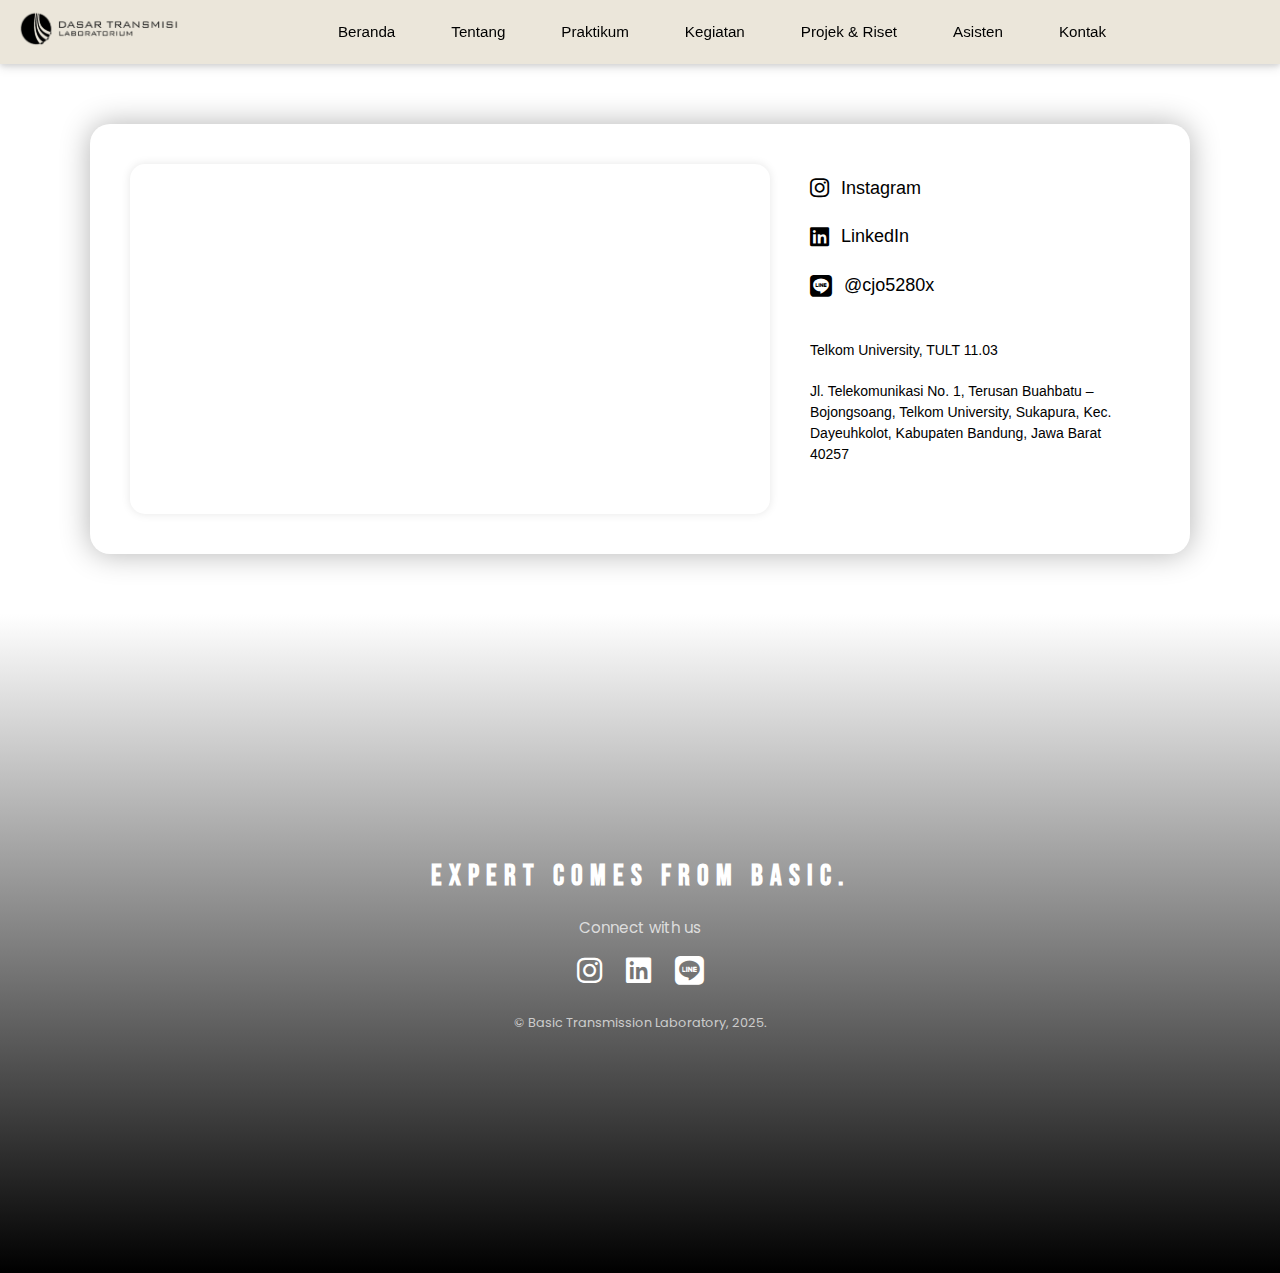
<file: kontak.html>
<!DOCTYPE html>
<html lang="en">
<head>
<meta charset="UTF-8">
<meta name="viewport" content="width=device-width, initial-scale=1.0">
<title>Basic Transmission Laboratory</title>
<link rel="icon" href="asset/dastran.png" type="image/png">

<link rel="canonical" href="https://dastranlaboratory.com/kontak.html">

<link rel="preconnect" href="https://fonts.googleapis.com">
<link rel="preconnect" href="https://fonts.gstatic.com" crossorigin>
<link href="https://fonts.googleapis.com/css2?family=Inter:ital,opsz,wght@0,14..32,100..900;1,14..32,100..900&family=Rubik:ital,wght@0,300..900;1,300..900&display=swap" rel="stylesheet">
<link href="https://fonts.googleapis.com/css2?family=Bebas+Neue&display=swap" rel="stylesheet">
<link href="https://fonts.googleapis.com/css2?family=Poppins:wght@400;600;700&display=swap" rel="stylesheet">
<link href="https://fonts.googleapis.com/css2?family=Bebas+Neue&family=DM+Sans:ital,opsz,wght@0,9..40,100..1000;1,9..40,100..1000&family=Inter:ital,opsz,wght@0,14..32,100..900;1,14..32,100..900&family=Rubik:ital,wght@0,300..900;1,300..900&display=swap" rel="stylesheet">

<link href="https://cdnjs.cloudflare.com/ajax/libs/font-awesome/6.4.0/css/all.min.css" rel="stylesheet">

<!-- CSS  -->
<link rel="stylesheet" href="css/kontak.css">

</head>
<body>

<!-- WEBSITE MENU -->
<header>
  <div class="navbar">
    <a href="index.html">
      <img src="asset/logo.png" alt="Logo" class="logo">
    </a>
    <!--button class="hamburger">&#9776;</button-->
    <div class="navbar-center">
      <nav>
        <a href="index.html">Beranda</a>
        <div class="dropdown">
          <a href="#" class="dropdown-toggle">Tentang</a>
          <div class="dropdown-content">
            <a href="index.html#about"><i class="fa-solid fa-user"></i> Profile</a>
            <a href="index.html#visimisi"><i class="fa-solid fa-bullseye"></i> Visi & Misi</a>
            <a href="prestasi.html"><i class="fa-solid fa-trophy"></i>Prestasi</a>
          </div>
        </div>
        <div class="dropdown">
          <a href="#" class="dropdown-toggle">Praktikum</a>
          <div class="dropdown-content">
            <a href="modultp.html"><i class="fa-solid fa-book-open"></i> Modul dan TP</a>
            <a href="peraturan.html"><i class="fa-solid fa-file-contract"></i> Peraturan</a>
          </div>
        </div>
        <a href="kegiatan.html">Kegiatan</a>
        <a href="projekriset.html">Projek & Riset</a>
        <a href="asisten.html">Asisten</a>
        <a href="kontak.html">Kontak</a>
      </nav>
    </div>
    <div id="nav-icon4">
        <span></span>
        <span></span>
        <span></span>
    </div>
  </div>
  
</header>

<!-- MOBILE MENU -->
<div class="mobile-menu-overlay">
  <div class="mobile-menu">
    <!--button class="close-mobile">&times;</button-->
    <nav>
      <a href="index.html">Beranda</a>
      <a href="index.html#about">Profile</a>
      <a href="index.html#visimisi">Visi & Misi</a>
      <a href="modultp.html">Modul & TP</a>
      <a href="peraturan.html">Peraturan Praktikum</a>
      <a href="kegiatan.html">Kegiatan</a>
      <a href="projekriset.html">Projek & Riset</a>
      <a href="prestasi.html">Prestasi</a>
      <a href="asisten.html">Asisten</a>
      <a href="kontak.html">Kontak</a>
    </nav>
  </div>
</div>


<!-- TAMPILAN KONTAK -->

<section class="kontak-section">
  <div class="kontak-card">
    <div class="kontak-left">
      <div class="map-box">
        <iframe 
          src="https://www.google.com/maps/embed?pb=!1m18!1m12!1m3!1d3960.3389366293322!2d107.6255820758434!3d-6.9692819930313314!2m3!1f0!2f0!3f0!3m2!1i1024!2i768!4f13.1!3m3!1m2!1s0x2e68e9bc3974981d%3A0x613eec0feec9fcf7!2sTelkom%20University%20Landmark%20Tower%20(TULT)!5e0!3m2!1sen!2sus!4v1752528029251!5m2!1sen!2sus" width="600" height="450" style="border:0;" 
          allowfullscreen="" 
          loading="lazy" 
          referrerpolicy="no-referrer-when-downgrade">
        </iframe>
      </div>
    </div>
    <div class="kontak-right">
      <div class="sosmed">
        <a href="https://www.instagram.com/dastranlaboratory?igsh=MTR6MGk5OXl3MWUxdg==" class="sosmed-item" target="_blank">
          <i class="fab fa-instagram"></i> Instagram
        </a>
        <a href="https://linkedin.com" class="sosmed-item" target="_blank">
          <i class="fab fa-linkedin"></i> LinkedIn
        </a>
        <a href="#" class="sosmed-item">
          <i class="fab fa-line"></i> @cjo5280x
        </a>
      </div>

      <div class="alamat">
        <p>Telkom University, TULT 11.03</p>
        <p>Jl. Telekomunikasi No. 1, Terusan Buahbatu – Bojongsoang, Telkom University, Sukapura, Kec. Dayeuhkolot, Kabupaten Bandung, Jawa Barat 40257</p>
      </div>


    </div>
  </div>
</section>

<!-- FOOTER SECTION -->

<footer>
  <div class="footer-container">
    <h2>EXPERT COMES FROM BASIC.</h2>
    <p>Connect with us</p>

    <div class="social-icons">
      <a href="https://www.instagram.com/dastranlaboratory?igsh=MTR6MGk5OXl3MWUxdg==" target="_blank">
        <i class="fa-brands fa-instagram"></i>
      </a>
      <a href="#" target="_blank">
        <i class="fa-brands fa-linkedin"></i>
      </a>
      <a href="#" target="_blank">
        <i class="fa-brands fa-line"></i>
      </a>
    </div>


    <small>&copy; Basic Transmission Laboratory, 2025.</small>
  </div>
</footer>


<!-- javascript-->
<script src="js/kontak.js"></script>


</body>
</html>
</file>
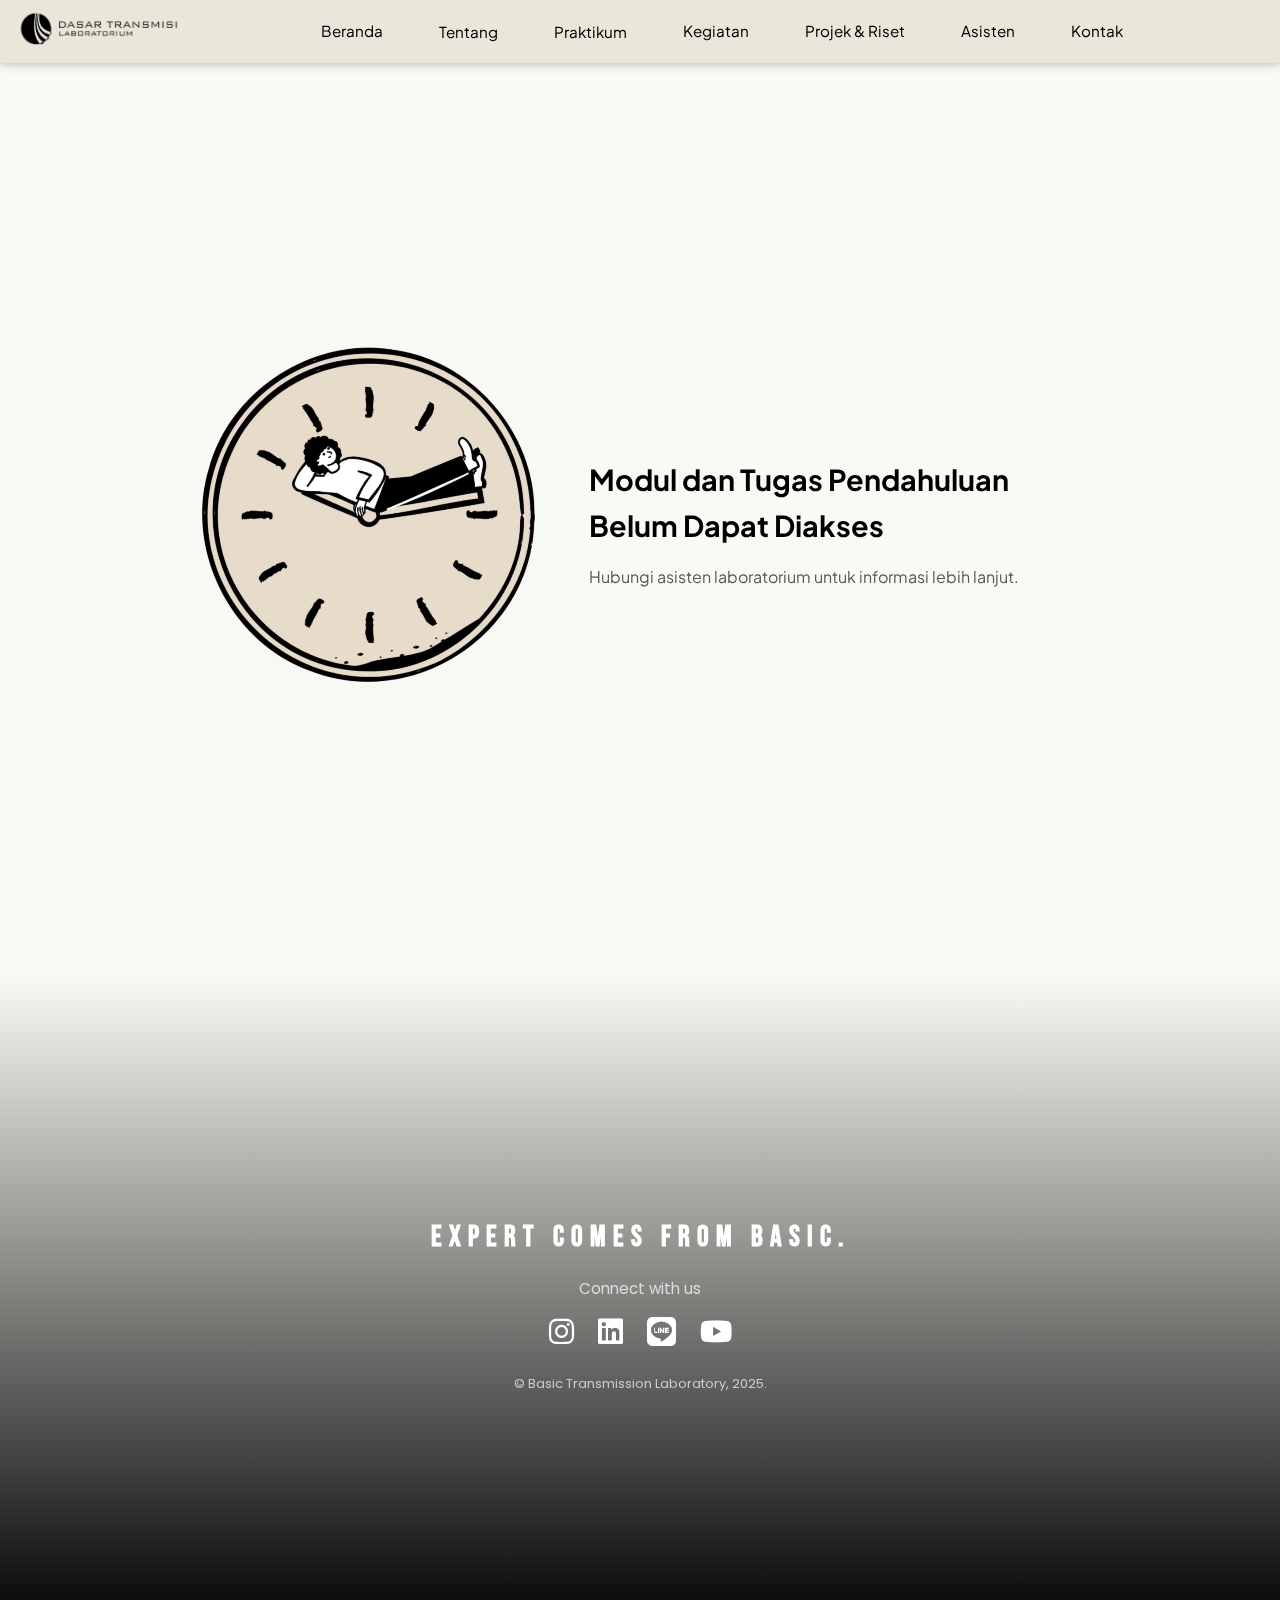
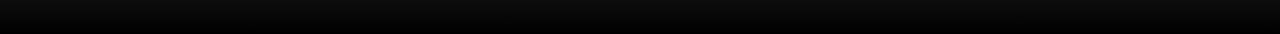
<file: modul_lock.html>
<!DOCTYPE html>
<html lang="en">
<head>
<meta charset="UTF-8">
<meta name="viewport" content="width=device-width, initial-scale=1.0">
<title>Basic Transmission Laboratory</title>
<link rel="icon" href="asset/dastran.png" type="image/png">

<link rel="canonical" href="https://dastranlaboratory.com/modul_lock.html">

<link rel="preconnect" href="https://fonts.googleapis.com">
<link rel="preconnect" href="https://fonts.gstatic.com" crossorigin>
<link href="https://fonts.googleapis.com/css2?family=Bebas+Neue&display=swap" rel="stylesheet">
<link href="https://fonts.googleapis.com/css2?family=Poppins:wght@400;600;700&display=swap" rel="stylesheet">
<link href="https://fonts.googleapis.com/css2?family=Plus+Jakarta+Sans:wght@200..800&display=swap" rel="stylesheet">


<link href="https://cdnjs.cloudflare.com/ajax/libs/font-awesome/6.4.0/css/all.min.css" rel="stylesheet">

<!-- CSS  -->
<link rel="stylesheet" href="css/modul_lock.css">

</head>
<body>

<!-- WEBSITE MENU -->
<header>
  <div class="navbar">
    <a href="index.html">
      <img src="asset/logo.png" alt="Logo" class="logo">
    </a>
    <!--button class="hamburger">&#9776;</button-->
    <div class="navbar-center">
      <nav>
        <a href="index.html">Beranda</a>
        <div class="dropdown">
          <a href="#" class="dropdown-toggle">Tentang</a>
          <div class="dropdown-content">
            <a href="index.html#about"><i class="fa-solid fa-user"></i> Profile</a>
            <a href="index.html#visimisi"><i class="fa-solid fa-bullseye"></i> Visi & Misi</a>
            <a href="prestasi.html"><i class="fa-solid fa-trophy"></i>Prestasi</a>
          </div>
        </div>
        <div class="dropdown">
          <a href="#" class="dropdown-toggle">Praktikum</a>
          <div class="dropdown-content">
            <a href="modultp.html"><i class="fa-solid fa-book-open"></i> Modul dan TP</a>
            <a href="peraturan.html"><i class="fa-solid fa-file-contract"></i> Peraturan</a>
          </div>
        </div>
        <a href="kegiatan.html">Kegiatan</a>
        <a href="projekriset.html">Projek & Riset</a>
        <a href="asisten.html">Asisten</a>
        <a href="kontak.html">Kontak</a>
      </nav>
    </div>
    <div id="nav-icon4">
        <span></span>
        <span></span>
        <span></span>
    </div>
  </div>
  
</header>

<!-- MOBILE MENU -->
<div class="mobile-menu-overlay">
  <div class="mobile-menu">
    <!--button class="close-mobile">&times;</button-->
    <nav>
      <a href="index.html">Beranda</a>
      <a href="index.html#about">Profile</a>
      <a href="index.html#visimisi">Visi & Misi</a>
      <a href="modultp.html">Modul & TP</a>
      <a href="peraturan.html">Peraturan Praktikum</a>
      <a href="kegiatan.html">Kegiatan</a>
      <a href="projekriset.html">Projek & Riset</a>
      <a href="prestasi.html">Prestasi</a>
      <a href="asisten.html">Asisten</a>
      <a href="kontak.html">Kontak</a>
    </nav>
  </div>
</div>


<!-- TAMPILAN INFORMASI -->
<section class="info-section">
  <div class="info-container">
    <div class="info-video">
      <video autoplay loop muted playsinline>
        <source src="asset/jam.mp4" type="video/mp4">
      </video>
    </div>
    <div class="info-text">
      <h2>Modul dan Tugas Pendahuluan Belum Dapat Diakses</h2>
      <p>Hubungi asisten laboratorium untuk informasi lebih lanjut.</p>
    </div>
  </div>
</section>



<!-- FOOTER SECTION -->

<footer>
  <div class="footer-container">
    <h2>EXPERT COMES FROM BASIC.</h2>
    <p>Connect with us</p>

    <div class="social-icons">
      <a href="https://www.instagram.com/dastranlaboratory?igsh=MTR6MGk5OXl3MWUxdg==" target="_blank">
        <i class="fa-brands fa-instagram"></i>
      </a>
      <a href="https://www.linkedin.com/in/basic-transmission-laboratory-aab98b383/" target="_blank">
        <i class="fa-brands fa-linkedin"></i>
      </a>
      <a href="https://line.me/R/ti/p/@cjo5280x" target="_blank">
        <i class="fa-brands fa-line"></i>
      </a>
      <a href="http://www.youtube.com/@laboratoriumdasartransmisi1776" target="_blank">
        <i class="fa-brands fa-youtube"></i>
      </a>
    </div>


    <small>&copy; Basic Transmission Laboratory, 2025.</small>
  </div>
</footer>


<!-- javascript-->
<script src="js/modul_lock.js"></script>


</body>
</html>
</file>
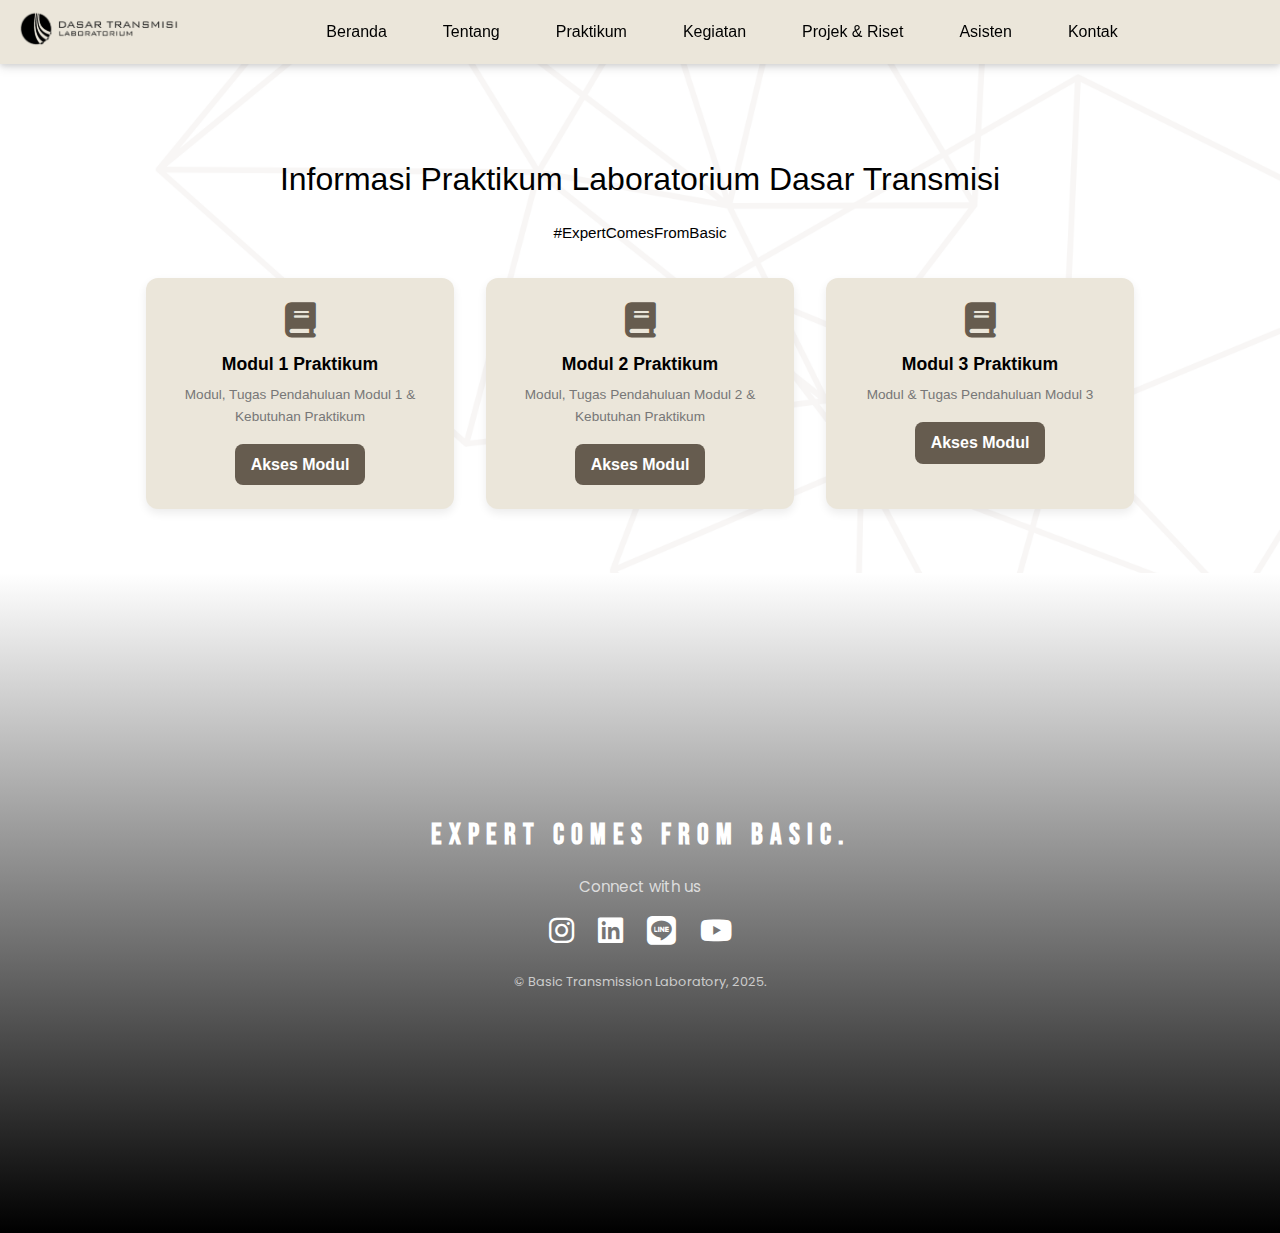
<file: modultp.html>
<!DOCTYPE html>
<html lang="en">
<head>
<meta charset="UTF-8">
<meta name="viewport" content="width=device-width, initial-scale=1.0">
<title>Basic Transmission Laboratory</title>
<link rel="icon" href="asset/dastran.png" type="image/png">

<link rel="canonical" href="https://dastranlaboratory.com/modultp.html">

<link rel="preconnect" href="https://fonts.googleapis.com">
<link rel="preconnect" href="https://fonts.gstatic.com" crossorigin>
<link href="https://fonts.googleapis.com/css2?family=Bebas+Neue&display=swap" rel="stylesheet">
<link href="https://fonts.googleapis.com/css2?family=Poppins:wght@400;600;700&display=swap" rel="stylesheet">
<link href="https://fonts.googleapis.com/css2?family=Plus+Jakarta+Sans:wght@200..800&display=swap" rel="stylesheet">


<link href="https://cdnjs.cloudflare.com/ajax/libs/font-awesome/6.4.0/css/all.min.css" rel="stylesheet">

<!-- CSS  -->
<link rel="stylesheet" href="css/modultp.css">
</head>
<body>

<!-- WEBSITE MENU -->
<header>
  <div class="navbar">
    <a href="index.html">
      <img src="asset/logo.png" alt="Logo" class="logo">
    </a>
    <!--button class="hamburger">&#9776;</button-->
    <div class="navbar-center">
      <nav>
        <a href="index.html">Beranda</a>
        <div class="dropdown">
          <a href="#" class="dropdown-toggle">Tentang</a>
          <div class="dropdown-content">
            <a href="index.html#about"><i class="fa-solid fa-user"></i> Profile</a>
            <a href="index.html#visimisi"><i class="fa-solid fa-bullseye"></i> Visi & Misi</a>
            <a href="prestasi.html"><i class="fa-solid fa-trophy"></i>Prestasi</a>
          </div>
        </div>
        <div class="dropdown">
          <a href="#" class="dropdown-toggle">Praktikum</a>
          <div class="dropdown-content">
            <a href="modultp.html"><i class="fa-solid fa-book-open"></i> Modul dan TP</a>
            <a href="peraturan.html"><i class="fa-solid fa-file-contract"></i> Peraturan</a>
          </div>
        </div>
        <a href="kegiatan.html">Kegiatan</a>
        <a href="projekriset.html">Projek & Riset</a>
        <a href="asisten.html">Asisten</a>
        <a href="kontak.html">Kontak</a>
      </nav>
    </div>
    <div id="nav-icon4">
        <span></span>
        <span></span>
        <span></span>
    </div>
  </div>
  
</header>

<!-- MOBILE MENU -->
<div class="mobile-menu-overlay">
  <div class="mobile-menu">
    <!--button class="close-mobile">&times;</button-->
    <nav>
      <a href="index.html">Beranda</a>
      <a href="index.html#about">Profile</a>
      <a href="index.html#visimisi">Visi & Misi</a>
      <a href="modultp.html">Modul & TP</a>
      <a href="peraturan.html">Peraturan Praktikum</a>
      <a href="kegiatan.html">Kegiatan</a>
      <a href="projekriset.html">Projek & Riset</a>
      <a href="prestasi.html">Prestasi</a>
      <a href="asisten.html">Asisten</a>
      <a href="kontak.html">Kontak</a>
    </nav>
  </div>
</div>

<!-- MODUL PRAKTIKUM -->
<section class="hero-praktikum">
  <h2>Informasi Praktikum Laboratorium Dasar Transmisi</h2>
  <p class="subtagline">#ExpertComesFromBasic</p>
  <div class="card-grid">

    <div class="modul-card scroll-reveal">
      <i class="fa-solid fa-book icon"></i>
      <h4>Modul 1 Praktikum</h4>
      <p>Modul, Tugas Pendahuluan Modul 1 & Kebutuhan Praktikum</p>
      <a href="https://drive.google.com/drive/folders/1mvoo3ouZqRZBB-zYQo18nRnnahWM3Vf2?usp=sharing" target="_blank" rel="noopener" class="akses-btn">Akses Modul</a> <!--untuk direct ke modul-->
      
    </div>

    <div class="modul-card scroll-reveal" style="transition-delay: 0.1s;">
      <i class="fa-solid fa-book icon"></i>
      <h4>Modul 2 Praktikum</h4>
      <p>Modul, Tugas Pendahuluan Modul 2 & Kebutuhan Praktikum</p>
      <a href="https://drive.google.com/drive/folders/1nblplS7s0-15YMq3Z7_bKq52i9dwr9IF?usp=sharing" target="_blank" rel="noopener" class="akses-btn">Akses Modul</a> <!--untuk direct ke modul-->
      <!-- <a href="modul_lock.html" rel="noopener" class="akses-btn">Akses Modul</a> untuk kalo modul belom bisa diakses -->
    </div>

    <div class="modul-card scroll-reveal" style="transition-delay: 0.2s;">
      <i class="fa-solid fa-book icon"></i>
      <h4>Modul 3 Praktikum</h4>
      <p>Modul & Tugas Pendahuluan Modul 3</p>
      <!--a href="https://drive.google.com/drive/folders/1HmuhP5smchwLlO5PI7_9qWZqRQDeMivY?usp=sharing" target="_blank" rel="noopener" class="akses-btn">Akses Modul</a--> <!--untuk direct ke modul-->
      <a href="modul_lock.html" rel="noopener" class="akses-btn">Akses Modul</a> <!--untuk kalo modul belom bisa diakses-->
    </div>

    <!-- Tambahkan modul lain -->

  </div>



</section>

<!-- FOOTER SECTION -->

<footer>
  <div class="footer-container">
    <h2>EXPERT COMES FROM BASIC.</h2>
    <p>Connect with us</p>

    <div class="social-icons">
      <a href="https://www.instagram.com/dastranlaboratory?igsh=MTR6MGk5OXl3MWUxdg==" target="_blank">
        <i class="fa-brands fa-instagram"></i>
      </a>
      <a href="https://www.linkedin.com/in/basic-transmission-laboratory-aab98b383/" target="_blank">
        <i class="fa-brands fa-linkedin"></i>
      </a>
      <a href="https://line.me/R/ti/p/@cjo5280x" target="_blank">
        <i class="fa-brands fa-line"></i>
      </a>
      <a href="http://www.youtube.com/@laboratoriumdasartransmisi1776" target="_blank">
        <i class="fa-brands fa-youtube"></i>
      </a>
    </div>


    <small>&copy; Basic Transmission Laboratory, 2025.</small>
  </div>
</footer>


<!-- javascript-->
<script src="js/modultp.js"></script>


</body>
</html>
</file>
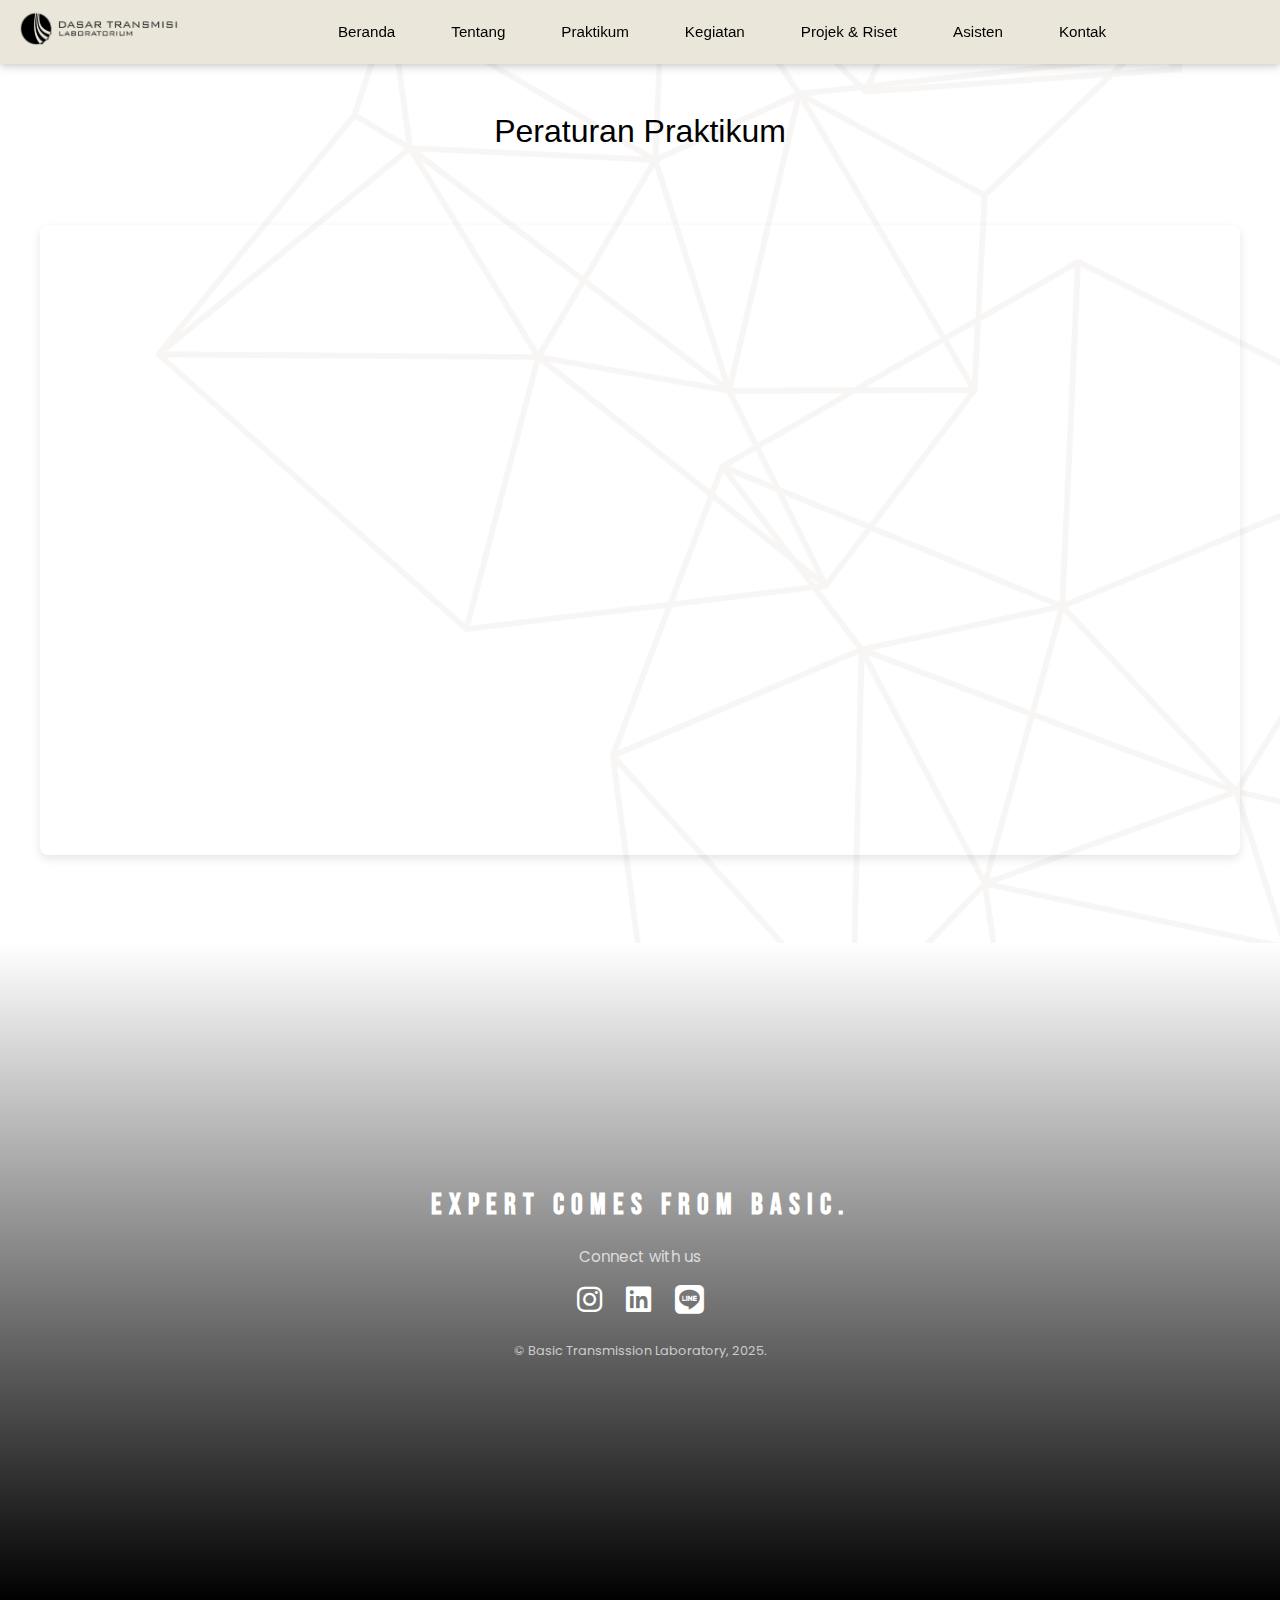
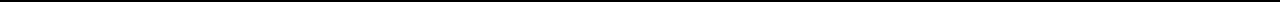
<file: peraturan.html>
<!DOCTYPE html>
<html lang="en">
<head>
<meta charset="UTF-8">
<meta name="viewport" content="width=device-width, initial-scale=1.0">
<title>Basic Transmission Laboratory</title>
<link rel="icon" href="asset/dastran.png" type="image/png">

<link rel="canonical" href="https://dastranlaboratory.com/peraturan.html">

<link rel="preconnect" href="https://fonts.googleapis.com">
<link rel="preconnect" href="https://fonts.gstatic.com" crossorigin>
<link href="https://fonts.googleapis.com/css2?family=Inter:ital,opsz,wght@0,14..32,100..900;1,14..32,100..900&family=Rubik:ital,wght@0,300..900;1,300..900&display=swap" rel="stylesheet">
<link href="https://fonts.googleapis.com/css2?family=Bebas+Neue&display=swap" rel="stylesheet">
<link href="https://fonts.googleapis.com/css2?family=Poppins:wght@400;600;700&display=swap" rel="stylesheet">
<link href="https://fonts.googleapis.com/css2?family=Bebas+Neue&family=DM+Sans:ital,opsz,wght@0,9..40,100..1000;1,9..40,100..1000&family=Inter:ital,opsz,wght@0,14..32,100..900;1,14..32,100..900&family=Rubik:ital,wght@0,300..900;1,300..900&display=swap" rel="stylesheet">

<link href="https://cdnjs.cloudflare.com/ajax/libs/font-awesome/6.4.0/css/all.min.css" rel="stylesheet">

<!-- CSS  -->
<link rel="stylesheet" href="css/peraturan.css">
</head>
<body>

<!-- WEBSITE MENU -->
<header>
  <div class="navbar">
    <a href="index.html">
      <img src="asset/logo.png" alt="Logo" class="logo">
    </a>
    <!--button class="hamburger">&#9776;</button-->
    <div class="navbar-center">
      <nav>
        <a href="index.html">Beranda</a>
        <div class="dropdown">
          <a href="#" class="dropdown-toggle">Tentang</a>
          <div class="dropdown-content">
            <a href="index.html#about"><i class="fa-solid fa-user"></i> Profile</a>
            <a href="index.html#visimisi"><i class="fa-solid fa-bullseye"></i> Visi & Misi</a>
            <a href="prestasi.html"><i class="fa-solid fa-trophy"></i>Prestasi</a>
          </div>
        </div>
        <div class="dropdown">
          <a href="#" class="dropdown-toggle">Praktikum</a>
          <div class="dropdown-content">
            <a href="modultp.html"><i class="fa-solid fa-book-open"></i> Modul dan TP</a>
            <a href="peraturan.html"><i class="fa-solid fa-file-contract"></i> Peraturan</a>
          </div>
        </div>
        <a href="kegiatan.html">Kegiatan</a>
        <a href="projekriset.html">Projek & Riset</a>
        <a href="asisten.html">Asisten</a>
        <a href="kontak.html">Kontak</a>
      </nav>
    </div>
    <div id="nav-icon4">
        <span></span>
        <span></span>
        <span></span>
    </div>
  </div>
  
</header>

<!-- MOBILE MENU -->
<div class="mobile-menu-overlay">
  <div class="mobile-menu">
    <!--button class="close-mobile">&times;</button-->
    <nav>
      <a href="index.html">Beranda</a>
      <a href="index.html#about">Profile</a>
      <a href="index.html#visimisi">Visi & Misi</a>
      <a href="modultp.html">Modul & TP</a>
      <a href="peraturan.html">Peraturan Praktikum</a>
      <a href="kegiatan.html">Kegiatan</a>
      <a href="projekriset.html">Projek & Riset</a>
      <a href="prestasi.html">Prestasi</a>
      <a href="asisten.html">Asisten</a>
      <a href="kontak.html">Kontak</a>
    </nav>
  </div>
</div>


<!-- TAMPILAN PERATURAN -->


<section class="hero-praktikum">
  <h2>Peraturan Praktikum</h2>
  <!--p class="subtagline">#ExpertComesFromBasic</p-->

  <section class="pdf-viewer">
  <iframe 
    src="https://drive.google.com/file/d/14FragBq4N2WL0QvtSRNMBUsqZ6iygULl/preview"
    allow="autoplay"
  ></iframe>
  </section>
</section>




<!-- FOOTER SECTION -->

<footer>
  <div class="footer-container">
    <h2>EXPERT COMES FROM BASIC.</h2>
    <p>Connect with us</p>

    <div class="social-icons">
      <a href="https://www.instagram.com/dastranlaboratory?igsh=MTR6MGk5OXl3MWUxdg==" target="_blank">
        <i class="fa-brands fa-instagram"></i>
      </a>
      <a href="#" target="_blank">
        <i class="fa-brands fa-linkedin"></i>
      </a>
      <a href="#" target="_blank">
        <i class="fa-brands fa-line"></i>
      </a>
    </div>


    <small>&copy; Basic Transmission Laboratory, 2025.</small>
  </div>
</footer>


<!-- javascript-->
<script src="js/peraturan.js"></script>


</body>
</html>
</file>
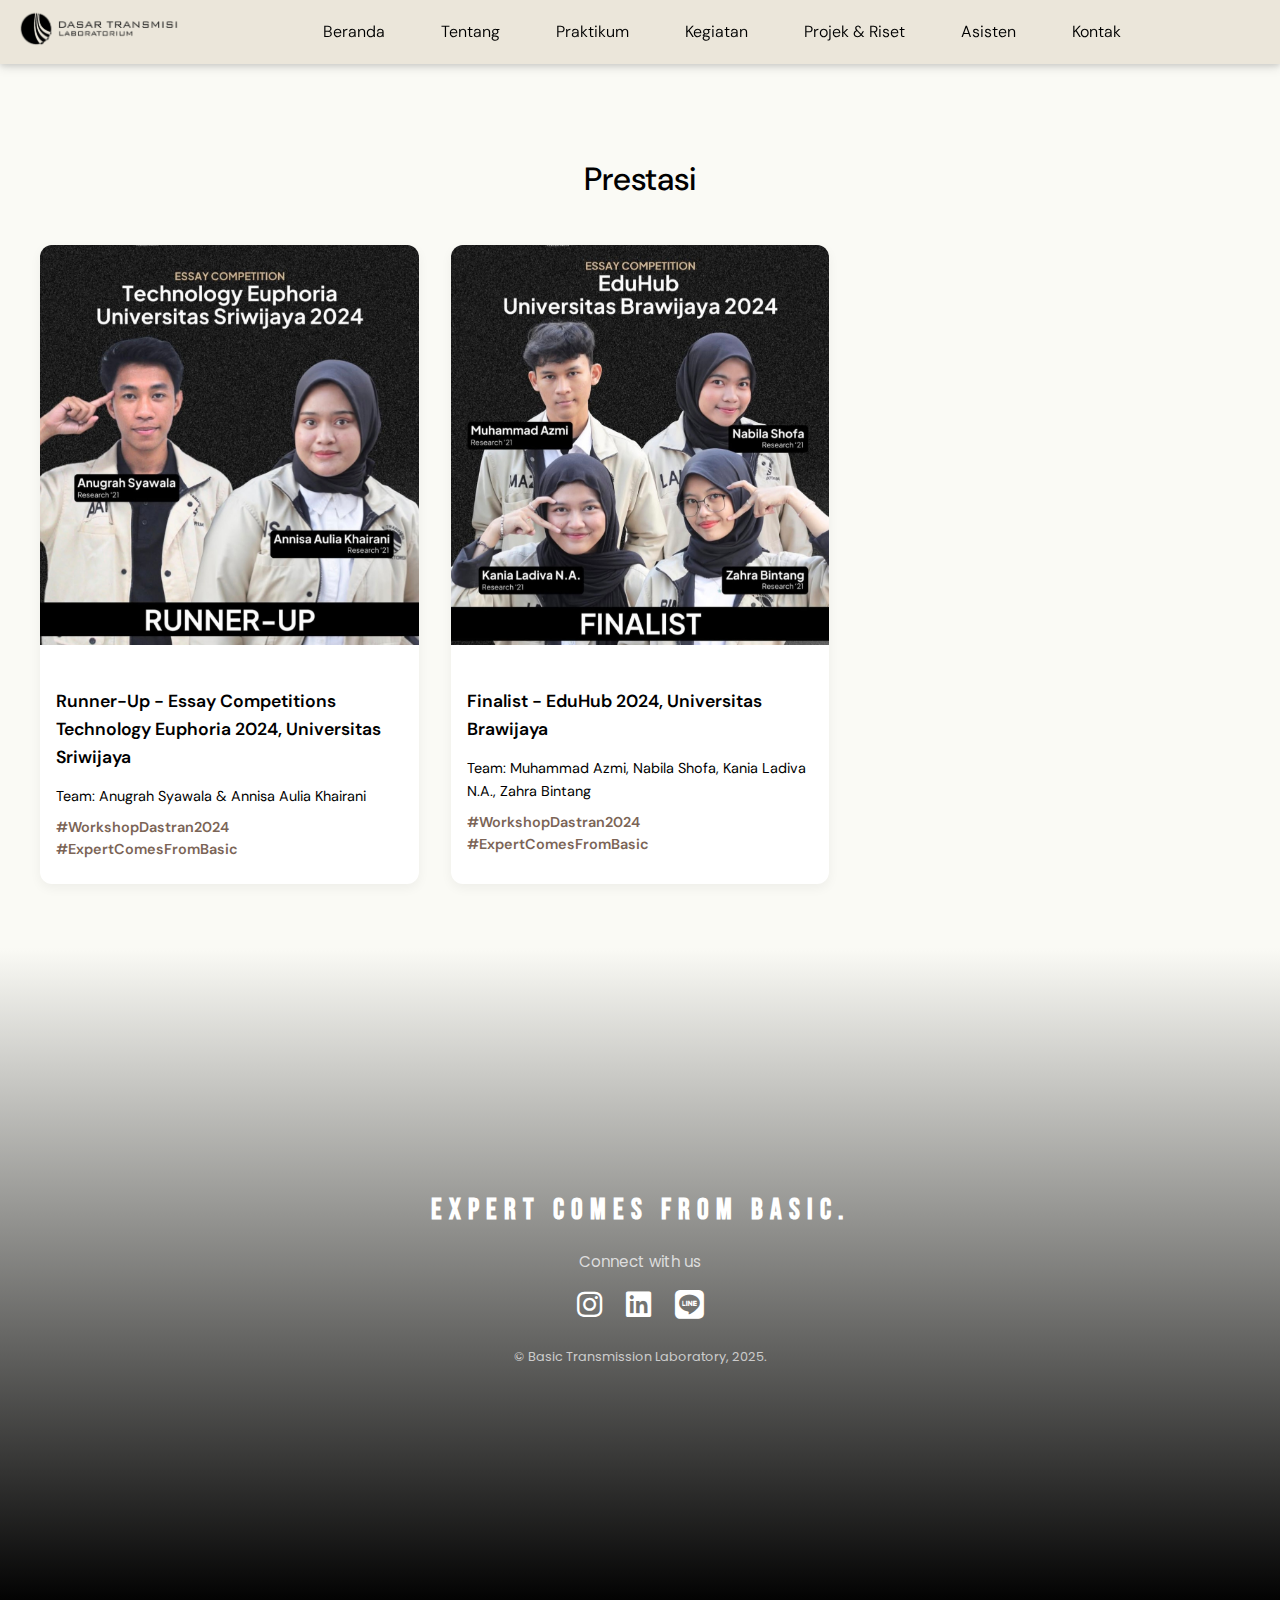
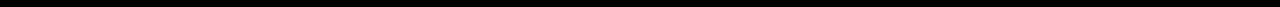
<file: prestasi.html>
<!DOCTYPE html>
<html lang="en">
<head>
<meta charset="UTF-8">
<meta name="viewport" content="width=device-width, initial-scale=1.0">
<title>Basic Transmission Laboratory</title>
<link rel="icon" href="asset/dastran.png" type="image/png">

<link rel="canonical" href="https://dastranlaboratory.com/prestasi.html">

<link rel="preconnect" href="https://fonts.googleapis.com">
<link rel="preconnect" href="https://fonts.gstatic.com" crossorigin>
<link href="https://fonts.googleapis.com/css2?family=Inter:ital,opsz,wght@0,14..32,100..900;1,14..32,100..900&family=Rubik:ital,wght@0,300..900;1,300..900&display=swap" rel="stylesheet">
<link href="https://fonts.googleapis.com/css2?family=Bebas+Neue&display=swap" rel="stylesheet">
<link href="https://fonts.googleapis.com/css2?family=Poppins:wght@400;600;700&display=swap" rel="stylesheet">
<link href="https://fonts.googleapis.com/css2?family=Bebas+Neue&family=DM+Sans:ital,opsz,wght@0,9..40,100..1000;1,9..40,100..1000&family=Inter:ital,opsz,wght@0,14..32,100..900;1,14..32,100..900&family=Rubik:ital,wght@0,300..900;1,300..900&display=swap" rel="stylesheet">

<link href="https://cdnjs.cloudflare.com/ajax/libs/font-awesome/6.4.0/css/all.min.css" rel="stylesheet">

<!-- CSS  -->
<link rel="stylesheet" href="css/prestasi.css">

</head>
<body>

<!-- WEBSITE MENU -->
<header>
  <div class="navbar">
    <a href="index.html">
      <img src="asset/logo.png" alt="Logo" class="logo">
    </a>
    <!--button class="hamburger">&#9776;</button-->
    <div class="navbar-center">
      <nav>
        <a href="index.html">Beranda</a>
        <div class="dropdown">
          <a href="#" class="dropdown-toggle">Tentang</a>
          <div class="dropdown-content">
            <a href="index.html#about"><i class="fa-solid fa-user"></i> Profile</a>
            <a href="index.html#visimisi"><i class="fa-solid fa-bullseye"></i> Visi & Misi</a>
            <a href="prestasi.html"><i class="fa-solid fa-trophy"></i>Prestasi</a>
          </div>
        </div>
        <div class="dropdown">
          <a href="#" class="dropdown-toggle">Praktikum</a>
          <div class="dropdown-content">
            <a href="modultp.html"><i class="fa-solid fa-book-open"></i> Modul dan TP</a>
            <a href="peraturan.html"><i class="fa-solid fa-file-contract"></i> Peraturan</a>
          </div>
        </div>
        <a href="kegiatan.html">Kegiatan</a>
        <a href="projekriset.html">Projek & Riset</a>
        <a href="asisten.html">Asisten</a>
        <a href="kontak.html">Kontak</a>
      </nav>
    </div>
    <div id="nav-icon4">
        <span></span>
        <span></span>
        <span></span>
    </div>
  </div>
  
</header>

<!-- MOBILE MENU -->
<div class="mobile-menu-overlay">
  <div class="mobile-menu">
    <!--button class="close-mobile">&times;</button-->
    <nav>
      <a href="index.html">Beranda</a>
      <a href="index.html#about">Profile</a>
      <a href="index.html#visimisi">Visi & Misi</a>
      <a href="modultp.html">Modul & TP</a>
      <a href="peraturan.html">Peraturan Praktikum</a>
      <a href="kegiatan.html">Kegiatan</a>
      <a href="projekriset.html">Projek & Riset</a>
      <a href="prestasi.html">Prestasi</a>
      <a href="asisten.html">Asisten</a>
      <a href="kontak.html">Kontak</a>
    </nav>
  </div>
</div>


<!-- TAMPILAN PRESTASI -->

<section class="prestasi-section">
  <!--p class="section-subtitle">......</p-->
  <h2 class="section-title">Prestasi</h2>

  <div class="prestasi-grid">

    <div class="prestasi-card">
      <img src="asset/prestasi1.jpg" alt="prestasi 1">
      <div class="prestasi-info">
        <h3>Runner-Up - Essay Competitions Technology Euphoria 2024, Universitas Sriwijaya</h3>
        <!--p class="prestasi-date"><i class="fa-solid fa-calendar" style="margin-right:8px"></i>Jumat, 18 Oktober 2024</p-->
        <p class="prestasi-description">Team: Anugrah Syawala & Annisa Aulia Khairani</p>
        <p class="hashtag"><span>#WorkshopDastran2024</span></p>
        <p class="hashtag"><span>#ExpertComesFromBasic</span></p>
        <!--a href="https://www.instagram.com/p/DBtDomSpPjx/?igsh=MWc2cGQ2aTRqNHlxcA==" target="_blank" rel="noopener" class="selengkapnya-btn">Selengkapnya</a-->
      </div>
    </div>

    <div class="prestasi-card">
      <img src="asset/prestasi2.jpg" alt="prestasi 2">
      <div class="prestasi-info">
        <h3>Finalist - EduHub 2024, Universitas Brawijaya</h3>
        <!--p class="prestasi-date"><i class="fa-solid fa-calendar" style="margin-right:8px"></i>Rabu, 13 November 2024</p-->
        <p class="prestasi-description">Team: Muhammad Azmi, Nabila Shofa, Kania Ladiva N.A., Zahra Bintang</p>
        <p class="hashtag"><span>#WorkshopDastran2024</span></p>
        <p class="hashtag"><span>#ExpertComesFromBasic</span></p>
        <!--a href="https://www.instagram.com/p/DI8Dw1ghHYZ/?igsh=YWxuNW9jaThiOWw3" target="_blank" rel="noopener" class="selengkapnya-btn">Selengkapnya</a-->
      </div>
    </div>

    <!-- Tambah card lain di sini -->
  </div>
</section>





<!-- FOOTER SECTION -->

<footer>
  <div class="footer-container">
    <h2>EXPERT COMES FROM BASIC.</h2>
    <p>Connect with us</p>

    <div class="social-icons">
      <a href="https://www.instagram.com/dastranlaboratory?igsh=MTR6MGk5OXl3MWUxdg==" target="_blank">
        <i class="fa-brands fa-instagram"></i>
      </a>
      <a href="#" target="_blank">
        <i class="fa-brands fa-linkedin"></i>
      </a>
      <a href="#" target="_blank">
        <i class="fa-brands fa-line"></i>
      </a>
    </div>


    <small>&copy; Basic Transmission Laboratory, 2025.</small>
  </div>
</footer>


<!-- javascript-->
<script src="js/prestasi.js"></script>


</body>
</html>
</file>
<file: css/index.css>
body {
    margin: 0;
    font-family: 'DM Sans', sans-serif;
    color: #000000;
    line-height: 1.6;
}
header {
    position: sticky;
    top: 0;
    background: white;
    z-index: 999;
    box-shadow: 0 2px 5px rgba(0,0,0,0.1);
    
}

header.scrolled {
    background: rgba(241, 239, 239, 0.2);
    backdrop-filter: blur(4px);
}

* {
  -webkit-tap-highlight-color: transparent;
}


/* ================== NAVBAR WEBSITE ================== */

.navbar {
    display: flex;
    justify-content: space-between;
    align-items: center;
    padding: 0.5rem 1rem;
    background: rgba(222, 214, 193, 0.6); /* Warna coklat semi-transparan */
    backdrop-filter: blur(10px); /* Efek blur seperti kaca */
    -webkit-backdrop-filter: blur(10px); /* Safari support */
    box-shadow: 0 4px 10px rgba(0, 0, 0, 0.1); /* Bayangan lembut */
    position: sticky;
    top: 0;
    z-index: 999;
}

.navbar-left {
    flex: 0 0 auto;
}


.navbar img.logo {
    height: 40px;
    -webkit-tap-highlight-color: transparent;
}
.navbar-center {
    flex: 1;
    display: flex;
    justify-content: center;
}

.navbar-center nav {
    display: flex;
    gap: 3.5rem;
}

.navbar-center nav a {
    text-decoration: none;
    color: #000;
    font-weight: 350;
    transition: color 0.2s;
}

.navbar-center nav a:hover {
    color: #000000;
    font-weight: 500;
}

/*
.hamburger {
    display: none;
    font-size: 2rem;
    background: none;
    border: none;
    cursor: pointer;
}*/

.dropdown {
    display: inline-block;
    position: relative;
}
.dropdown-content {
    opacity: 0;
    visibility: hidden;
    position: absolute;
    top: calc(100% + 25px);;
    left: 50%;
    transform: translate(-50%, -10px);
    background: white;
    box-shadow: 0 4px 12px rgba(0,0,0,0.1);
    border-radius: 10px;
    padding: 0.5rem 0.5rem;
    min-width: 200px;
    z-index: 1000;
    transition: opacity 0.5s ease, transform 0.3s ease;
}
.dropdown-content a {
    display: flex;
    align-items: center;
    gap: 0.75rem;
    padding: 0.5rem 1rem;
    color: #333;
    text-decoration: none;
    transition: background 0.2s ease, color 0.2s ease;
    border-radius: 8px; /* supaya sudutnya rounded */
}
.dropdown-content a:hover {
    background: #eee; /* abu lembut */
    color: #000;
}

.dropdown-content a:focus,
.dropdown-content a:active {
    background: #ddd;
    color: #000;
}

.dropdown-content.show {
    opacity: 1;
    visibility: visible;
    transform: translate(-50%, 0);
}


/* SIDE BAR HAMBURGER ICON*/
#nav-icon4 {
    width: 28px;
    height: 20px;
    position: relative;
    cursor: pointer;
    display: none;
}

#nav-icon4 span {
    display: block;
    position: absolute;
    height: 3px;
    width: 100%;
    background: #000000;
    border-radius: 2px;
    opacity: 1;
    left: 0;
    transition: all 0.25s ease-in-out;
}

#nav-icon4 span:nth-child(1) { top: 0px; }
#nav-icon4 span:nth-child(2) { top: 8px; }
#nav-icon4 span:nth-child(3) { top: 16px; }

#nav-icon4.open span:nth-child(1) {
    transform: rotate(45deg);
    top: 8px;
}

#nav-icon4.open span:nth-child(2) {
    opacity: 0;
}

#nav-icon4.open span:nth-child(3) {
    transform: rotate(-45deg);
    top: 8px;
}

@media (max-width: 1080px) {
    .navbar-center { display: none; }
    #nav-icon4 { display: block; }
}


/* ================== MOBILE ================== */
@media (max-width: 1080px) {
    .navbar-center {
        display: none;
    }
    .hamburger {
        display: block;
    }
}


/* ===== MOBILE MENU SIDE-DRAWER ===== */

.mobile-menu-overlay {
    opacity: 0;
    visibility: hidden;
    transition: opacity 0.3s ease;
    position: fixed;
    top: 64px;
    left: 0;
    right: 0;
    bottom: 0;
    background: rgba(0, 0, 0, 0.4);
    z-index: 900;
}

.mobile-menu-overlay.show {
    opacity: 1;
    visibility: visible;
    backdrop-filter: blur(5px);
}

.mobile-menu {
    position: fixed;
    top: 0px;
    right: 0px;
    width: 300px;
    height: calc(100% - 64px);
    background: #EBE6DA;
    backdrop-filter: blur(12px);
    padding: 2rem 1.5rem;
    display: flex;
    flex-direction: column;
    gap: 1rem;
    transition: right 0.4s ease;
    z-index: 1000;
}

.mobile-menu.show {
    right: 0;
}

.mobile-menu nav a {
    text-decoration: none;
    color: #000;
    font-size: 1.1rem;
    -webkit-tap-highlight-color: transparent;
}

.mobile-menu nav {
    display: flex;
    flex-direction: column;
    gap: 1rem; /* jarak antar item */
}

.mobile-menu nav a {
    display: block;
    padding: 0.5rem 0;
    text-decoration: none;
    color: #000;
    font-size: 1.1rem;
}

.mobile-menu nav a:hover {
    color: #000000;
    font-weight: 650;
}


/* ================== HEADER SECTION ================== */

.hero-image {
    position: relative;
    /*background: 
        linear-gradient(to bottom, rgba(255,255,255,0) 70%, rgba(255,255,255,1) 100%),
        url('asset/7.jpeg') no-repeat center/cover;*/
    height: 110vh;
    display: flex;
    justify-content: flex-start;
    align-items: center;
    color: white;
    text-align: left;
    padding-left: 5%;
    overflow: hidden;
}

.hero-slides {
    position: absolute;
    top: 0; left: 0; right: 0; bottom: 0;
    z-index: 1;
    overflow: hidden;
}

.hero-slides .slide {
    position: absolute;
    top: 0; left: 0; right: 0; bottom: 0;
    background-size: cover;
    background-position: center;
    opacity: 0;
    transition: opacity 1s ease;
    
}

.hero-slides .slide.active {
    opacity: 1;
}


.hero-text {
    position: relative;
    z-index: 2; /* ini penting: paling atas */
    color: white;
}

.hero-text h1 {
    font-size: 3.5rem;
    margin: 0;
    color: white;
    font-weight: 300;
    text-shadow: 2px 2px 6px rgba(0,0,0,0.7);
    
}

.hero-text p {
    font-size: 1rem;
    margin-top: 1rem;
    color: white;
    text-shadow: 1px 1px 4px rgba(0,0,0,0.7);
}




/* ======= ABOUT US ======= */
#about {
  padding: 4rem 1rem;
  background-color: #f1eee6;
  text-align: center;
}

#about h5 {
  color: #7B6456;
  font-size: 0.9rem;
  letter-spacing: 1px;
  margin: 0;
}

#about h2 {
  font-size: 2rem;
  font-weight: 500;
  margin: 0 0 2rem 0;
}

/* Kontainer isi (gambar + logo + teks) */
.about-content {
  max-width: 1024px;
  margin: 0 auto;
  padding: 0 1rem;
}

/* Gambar utama */
.about-image img {
  width: 100%;
  height: auto;
  border-radius: 20px;
  display: block;
  margin: 10px auto;
}

/* Logo */
.logo-group img {
  height: clamp(80px, 10vw, 120px); /* Dulu 45px–80px, sekarang 80px–120px */
  max-width: clamp(160px, 25vw, 300px); /* Lebih lebar juga */
  object-fit: contain;
  flex-shrink: 0;
}

.logo-group {
  gap: 60px; /* dari 40px */
  margin: 40px 0; /* dari 20px */
}


/* Paragraf */
.about-text {
  text-align: justify;
  font-size: 1rem;
  line-height: 1.7;
  padding: 0 0.5rem;
}

@media screen and (max-width: 768px) {
  .logo-group img {
    height: 70px;
    max-width: 180px;
  }
}

@media screen and (max-width: 600px) {
  #about h2 {
    font-size: 1.6rem;
  }

  .logo-group {
    gap: 3rem;
  }

  .about-text {
    font-size: 0.95rem;
    padding: 0 0.75rem;
  }
}

@media screen and (max-width: 480px) {
  .logo-group {
    gap: 2rem;
  }

  .logo-group img {
    height: 60px;
    max-width: 160px;
  }
}

@media screen and (max-width: 382px) {
  .logo-group {
    gap: 1.5rem;
    flex-direction: column;
    align-items: center;
  }

  .logo-group img {
    max-width: 160px;
    width: 100%;
    height: auto;
    margin: 0; /* hilangin jarak bawah kalau ada */
  }
}


/* ================== VIDEO PERKENALAN  ================== */

.video-intro {
  text-align: center;
  padding: 4rem 1rem;
  background-color: #ffffff;
}

.video-intro h2 {
  font-size: 2rem;
    margin-bottom: 1rem;
    font-weight: 500;
    text-align: center;
    color: #333;
}

.video-intro .desc {
  color: #7B6456;
  font-size: 0.9rem;
  letter-spacing: 1px;
  margin: 0;
}

.video-wrapper {
  position: relative;
  aspect-ratio: 16 / 9;
  height: auto;
  overflow: hidden;
  width: 100%;
  max-width: 1000px;
  margin: 2rem auto;
}

.video-wrapper iframe {
  position: absolute;
  top: 0; 
  left: 0;
  width: 100%; 
  height: 100%;
  border-radius: 12px;
  box-shadow: 0 4px 12px rgba(0,0,0,0.1);
  aspect-ratio: 16 / 9;
}

/* ================== SECTION ================== */

section {
    padding: 3rem 1rem;
    text-align: center;
}

h2 {
    font-size: 2rem;
    margin-bottom: 1rem;
    font-weight: 500;
    text-align: center;
    color: #000000;
    
}


.card {
    background: rgba(222, 214, 193, 0.4);
    margin: 1rem auto;
    padding: 2rem;
    max-width: 1000px;
    border-radius: 20px;
    transition: transform 0.3s ease, box-shadow 0.3s ease, background 0.3s ease;
    background: rgba(222, 214, 193, 0.4);
    backdrop-filter: blur(10px);
    border: 1px solid rgba(222, 214, 193, 0.4);
    
}

.card:hover {
    transform: scale(1.03);
    background: linear-gradient(135deg, #fff, #f0f0f0);
    box-shadow: 0 15px 25px rgba(0,0,0,0.2);
}

/*
.logo-group {
    display: flex;
    justify-content: center;
    gap: 2rem;
    margin-bottom: 1rem;
}
.logo-group img {
    height: 80px; /* default desktop 
}*/

/* Tablet 
@media (max-width: 1024px) {
    .logo-group img {
        height: 64px;
    }
}*/

/* HP 
@media (max-width: 768px) {
    .logo-group img {
        height: 48px;
    }
}*/


section .card p {
    text-align: justify;
    margin-bottom: 1rem;
}

html {
  scroll-behavior: smooth;
}


/* ================== FOOTER SECTION ================== */

footer {
  background: linear-gradient(to bottom, #FFFFFF, #000000);
  color: white;
  text-align: center;
  padding: 15rem 1rem;
  font-family: 'Poppins', sans-serif;
}

footer .footer-container {
  max-width: 1000px;
  margin: 0 auto;
}


footer .footer-container h2 {
  font-size: 1.8rem;
  color: #FFFFFF;
  margin: 0 0 1rem;
  font-weight: 600;
  letter-spacing: 1px;
  font-family: 'Bebas Neue', sans-serif;
  letter-spacing: 7px;
}

footer .footer-container p {
  margin: 0.5rem 0 1rem;
  font-size: 0.95rem;
  color: #ddd;
}

footer .social-icons {
  margin: 1rem 0;
  display: flex;
  justify-content: center;
  gap: 1.5rem;
}

footer .social-icons i {
  font-size: 1.8rem;
  color: white;
  cursor: pointer;
  transition: transform 0.3s ease, color 0.3s ease;
}

footer .social-icons i:hover {
  transform: scale(1.2);
  color: #ded6c1; /* aksen */
}

footer small {
  display: block;
  margin-top: 1.5rem;
  font-size: 0.8rem;
  color: #ccc;
  font-family: 'Poppins', sans-serif;
}

/* ========================= */

.wave-transition {
  position: relative;
  width: 100%;
  height: 80px;
  overflow: hidden;
  line-height: 0;
  margin-top: -1px; /* hindari garis sisa */
}

.wave-transition svg {
  position: relative;
  display: block;
  width: 100%;
  height: 100%;
}

.scroll-reveal {
  opacity: 0;
  transform: translateY(30px);
  transition: all 0.8s ease-out;
}

.scroll-reveal.active {
  opacity: 1;
  transform: translateY(0);
}
</file>
<file: css/studygroup.css>
body {
    margin: 0;
    font-family: 'Plus Jakarta Sans', sans-serif;
    color: #000000;
    line-height: 1.6;
    background: #fafaf5;

}



/* ===================== ANIMASI PER SECTION ===================== */
section {
  opacity: 0;
  transform: translateY(30px);
  transition: opacity 1s ease, transform 1s ease;
}

section.visible {
  opacity: 1;
  transform: translateY(0);
}

header {
    position: sticky;
    top: 0;
    background: white;
    z-index: 999;
    box-shadow: 0 2px 5px rgba(0,0,0,0.1);
    
}

header.scrolled {
    background: rgba(241, 239, 239, 0.2);
    backdrop-filter: blur(4px);
}

* {
  -webkit-tap-highlight-color: transparent;
}


/* ================== NAVBAR WEBSITE ================== */

.navbar {
    display: flex;
    justify-content: space-between;
    align-items: center;
    padding: 0.5rem 1rem;
    background: rgba(222, 214, 193, 0.6); /* Warna coklat semi-transparan */
    backdrop-filter: blur(10px); /* Efek blur seperti kaca */
    -webkit-backdrop-filter: blur(10px); /* Safari support */
    box-shadow: 0 4px 10px rgba(0, 0, 0, 0.1); /* Bayangan lembut */
    position: sticky;
    top: 0;
    z-index: 999;
}

.navbar-left {
    flex: 0 0 auto;
}


.navbar img.logo {
    height: 40px;
    -webkit-tap-highlight-color: transparent;
}
.navbar-center {
    flex: 1;
    display: flex;
    justify-content: center;
}

.navbar-center nav {
    display: flex;
    gap: 3.5rem;
    align-items: center; 
}

.navbar-center nav a {
    text-decoration: none;
    color: #000;
    font-weight: 430;
     font-size: 0.95rem; 
    transition: color 0.2s;
}

.navbar-center nav a:hover {
    color: #000000;
    font-weight: 500;
}

/*
.hamburger {
    display: none;
    font-size: 2rem;
    background: none;
    border: none;
    cursor: pointer;
}*/

.dropdown {
    display: inline-block;
    position: relative;
}
.dropdown-content {
    opacity: 0;
    visibility: hidden;
    position: absolute;
    top: calc(100% + 25px);;
    left: 50%;
    transform: translate(-50%, -10px);
    background: white;
    box-shadow: 0 4px 12px rgba(0,0,0,0.1);
    border-radius: 10px;
    padding: 0.5rem 0.5rem;
    min-width: 200px;
    z-index: 1000;
    transition: opacity 0.5s ease, transform 0.3s ease;
}
.dropdown-content a {
    display: flex;
    align-items: center;
    gap: 0.75rem;
    padding: 0.5rem 1rem;
    color: #333;
    text-decoration: none;
    transition: background 0.2s ease, color 0.2s ease;
    border-radius: 8px; /* supaya sudutnya rounded */
}
.dropdown-content a:hover {
    background: #eee; /* abu lembut */
    color: #000;
}

.dropdown-content a:focus,
.dropdown-content a:active {
    background: #ddd;
    color: #000;
}

.dropdown-content.show {
    opacity: 1;
    visibility: visible;
    transform: translate(-50%, 0);
}


/* SIDE BAR HAMBURGER ICON*/
#nav-icon4 {
    width: 28px;
    height: 20px;
    position: relative;
    cursor: pointer;
    display: none;
}

#nav-icon4 span {
    display: block;
    position: absolute;
    height: 3px;
    width: 100%;
    background: #000000;
    border-radius: 2px;
    opacity: 1;
    left: 0;
    transition: all 0.25s ease-in-out;
}

#nav-icon4 span:nth-child(1) { top: 0px; }
#nav-icon4 span:nth-child(2) { top: 8px; }
#nav-icon4 span:nth-child(3) { top: 16px; }

#nav-icon4.open span:nth-child(1) {
    transform: rotate(45deg);
    top: 8px;
}

#nav-icon4.open span:nth-child(2) {
    opacity: 0;
}

#nav-icon4.open span:nth-child(3) {
    transform: rotate(-45deg);
    top: 8px;
}

@media (max-width: 1080px) {
    .navbar-center { display: none; }
    #nav-icon4 { display: block; }
}


/* ================== MOBILE ================== */
@media (max-width: 1080px) {
    .navbar-center {
        display: none;
    }
    .hamburger {
        display: block;
    }
}


/* ===== MOBILE MENU SIDE-DRAWER ===== */

.mobile-menu-overlay {
    opacity: 0;
    visibility: hidden;
    transition: opacity 0.3s ease;
    position: fixed;
    top: 64px;
    left: 0;
    right: 0;
    bottom: 0;
    background: rgba(0, 0, 0, 0.4);
    z-index: 900;
}

.mobile-menu-overlay.show {
    opacity: 1;
    visibility: visible;
    backdrop-filter: blur(5px);
}

.mobile-menu {
    position: fixed;
    top: 0px;
    right: 0px;
    width: 300px;
    height: calc(100% - 64px);
    background: #EBE6DA;
    backdrop-filter: blur(12px);
    padding: 2rem 1.5rem;
    display: flex;
    flex-direction: column;
    gap: 1rem;
    transition: right 0.4s ease;
    z-index: 1000;
}

.mobile-menu.show {
    right: 0;
}



.mobile-menu nav {
    display: flex;
    flex-direction: column;
    gap: 1rem; /* jarak antar item */
}

.mobile-menu nav a {
    display: block;
    padding: 0.5rem 0;
    text-decoration: none;
    color: #000;
    font-size: 1rem;
    -webkit-tap-highlight-color: transparent;
}

.mobile-menu nav a:hover {
    color: #000000;
    font-weight: 650;
}


/* ======= ABOUT US ======= */
#about {
  padding: 4rem 1rem;
  background-color: #fafaf5;
  text-align: center;
}

#about h5 {
  color: #7B6456;
  font-size: 0.9rem;
  letter-spacing: 1px;
  margin: 0;
  text-align: left;
  text-indent: 10px;
}

#about h2 {
  font-size: 2rem;
  font-weight: 500;
  margin: 0 0 2rem 0;
}

/* Kontainer isi (gambar + logo + teks) */
.about-content {
  max-width: 1024px;
  margin: 0 auto;
  padding: 0 1rem;
}

/* Gambar utama */
.about-image img {
  width: 100%;
  height: auto;
  border-radius: 20px;
  display: block;
  margin: 10px auto;
}

/* Logo */
.logo-group img {
  height: clamp(80px, 10vw, 120px); /* Dulu 45px–80px, sekarang 80px–120px */
  max-width: clamp(160px, 25vw, 300px); /* Lebih lebar juga */
  object-fit: contain;
  flex-shrink: 0;
}

.logo-group {
  gap: 60px; /* dari 40px */
  margin: 40px 0; /* dari 20px */
}


/* Paragraf */
.about-text {
  text-align: justify;
  font-size: 1rem;
  line-height: 1.7;
  padding: 0 0.5rem;
}

@media screen and (max-width: 768px) {
  .logo-group img {
    height: 70px;
    max-width: 180px;
  }
}

@media screen and (max-width: 600px) {
  #about h2 {
    font-size: 1.6rem;
  }

  .logo-group {
    gap: 3rem;
  }

  .about-text {
    font-size: 0.95rem;
    padding: 0 0.75rem;
  }
}

@media screen and (max-width: 480px) {
  .logo-group {
    gap: 2rem;
  }

  .logo-group img {
    height: 60px;
    max-width: 160px;
  }
}

@media screen and (max-width: 382px) {
  .logo-group {
    gap: 1.5rem;
    flex-direction: column;
    align-items: center;
  }

  .logo-group img {
    max-width: 160px;
    width: 100%;
    height: auto;
    margin: 0; /* hilangin jarak bawah kalau ada */
  }
}

/*===========================dokumentasi=====================*/

/* Hanya untuk section dokumentasi */
.dokumentasi-section {
    max-width: 1010px;
    margin: 40px auto;
    background: #fafaf5;
    border-radius: 15px;
    padding: 30px;
    /*box-shadow: 0 4px 20px rgba(0,0,0,0.08);*/
}

h2 {
  font-size: 1.5rem;
  font-weight: 500;
  margin: 0 0 2rem 0;
  padding: 1rem 1rem;

  text-align: center;
}

.dokumentasi {
    display: grid;
    grid-template-columns: repeat(auto-fit, minmax(220px, 1fr));
    gap: 15px;
}

.dokumentasi img {
    width: 100%;
    border-radius: 10px;
    box-shadow: 0 3px 8px rgba(0,0,0,0.1);
    transition: transform 0.3s;
}

.dokumentasi img:hover {
    transform: scale(1.03);
}


/* Tombol Show More */
.showmore-container {
  text-align: center;
  margin-top: 25px;
}

#showMoreBtn {
  display: inline-block;
  margin-top: 0.8rem;
  padding: 0.4rem 1rem;
  background: #fafaf5;
  border: 2px solid #7B6456;
  color: #7B6456;
  border-radius: 6px;
  font-size: 0.85rem;
  font-weight: 550;
  text-decoration: none;
  transition: all 0.3s ease;



}

#showMoreBtn:hover {
  background: #7B6456;
  color: white;
  transform: translateY(-2px);
}

/* Sembunyikan foto tambahan */
.hidden {
  display: none;
}


/*================ validasi sertif ==============*/
.certificate-section {
  max-width: 1010px;
    margin: 40px auto;
    background: #fafaf5;
    border-radius: 15px;
    padding: 30px;
    text-align: center;
}

.certificate-section h2 {
  color: #000000;
  margin-bottom: 15px;
}

.certificate-section p {
  color: #333;
  margin-bottom: 25px;
}

.search-box {
  display: flex;
  justify-content: center;
  flex-wrap: wrap;
  gap: 10px;
}

.search-box input {
  padding: 0.6rem 1rem;
  border: 2px solid #7B6456;
  border-radius: 6px;
  font-size: 0.9rem;
  outline: none;
}

.search-box button {
  background: #7B6456;
  color: white;
  border: none;
  border-radius: 6px;
  padding: 0.6rem 1.2rem;
  cursor: pointer;
  transition: all 0.3s ease;
}

.search-box button:hover {
  background: #5e4d42;
  transform: translateY(-2px);
}

/* ===== Responsive untuk HP ========= */
@media (max-width: 600px) {
  .search-box {
    flex-direction: column; /* ubah dari sejajar ke vertikal */
    align-items: center; /* biar semuanya tetap di tengah */
  }

  .search-box input {
    width: 90%; /* biar muat di layar kecil */
    max-width: 300px; /* biar nggak kepanjangan */
  }

  .search-box button {
    width: 90%;
    max-width: 150px;
  }
}

.result {
  display: none;
  margin-top: 25px;
  padding: 20px;
  border-radius: 15px;
  text-align: center;
  font-size: 1rem;
  transition: 0.3s ease;
}


.download-btn {
  background: #7B6456;
  color: white;
  border: none;
  border-radius: 6px;
  padding: 0.6rem 1.2rem;
  cursor: pointer;
  transition: all 0.3s ease;
  font-size: 13px; /* ⬅️ Ukuran font diatur di sini */
  font-weight: 550;

}

.download-btn:hover {
  background: #5e4d42;
  transform: translateY(-2px);
}



/* ================== SECTION KEGIATAN ================== */

.event-section {
  padding: 4rem 1rem;
  text-align: center;
  background: #fafaf5;
}

.section-subtitle {
  font-size: 1rem;
  color: #d23a6f;
  font-weight: 600;
  margin-bottom: 0.5rem;
}

.section-title {
  font-size: 2rem;
  color: #000000;
  font-weight: 500;
  margin-bottom: 2.5rem;
}

.event-grid {
  display: grid;
  grid-template-columns: repeat(3, 1fr); /* 3 kolom default */
  gap: 2rem;
  max-width: 1200px;
  margin: 0 auto;
  padding: 0 1rem;
}

/* RESPONSIVE: 2 kolom untuk tablet */
@media (max-width: 1024px) {
  .event-grid {
    grid-template-columns: repeat(2, 1fr);
  }
}

/* RESPONSIVE: 1 kolom untuk HP */
@media (max-width: 600px) {
  .event-grid {
    grid-template-columns: 1fr;
  }
}


.event-card {
  background: #fff;
  border-radius: 12px;
  box-shadow: 0 4px 12px rgba(0,0,0,0.05);
  overflow: hidden;
  text-align: left;
  transition: transform 0.3s ease;
}


.event-card img {
  width: 100%;
  height: 400px; /*ukuran foto*/
  object-fit: cover;
}


.event-card {
  opacity: 0;
  transform: translateY(40px);
  transition: opacity 0.8s ease, transform 0.8s ease;
}

/* Saat card terlihat di viewport */
.event-card.show {
  opacity: 1;
  transform: translateY(0);
}

.event-card:hover {
  transform: translateY(-8px) scale(1.02);
  box-shadow: 0 8px 20px rgba(0,0,0,0.15);
  transition: transform 0.3s ease, box-shadow 0.3s ease;
}

.event-info {
  padding: 1rem;
}

.event-info h3 {
  font-size: 1.1rem;
  font-weight: 600;
  margin-bottom: 0.5rem;
}

.event-date {
  margin-bottom: 0.6rem; /* spacing setelah tanggal */
  font-size: 0.8rem;
  color: #665C4F;
  font-weight: 500;
}

.event-description {
  font-size: 0.9rem;
  color: #000000;
  line-height: 1.6;
  margin-bottom: 1rem;
}


.hashtag {
  color: #7B6456; 
  line-height: 0.5;
  font-size: 0.9rem
}

.hashtag span {
  color: #7B6456;
  font-weight: 600;
}

.selengkapnya-btn {
  display: inline-block;
  margin-top: 0.8rem;
  padding: 0.4rem 1rem;
  background: white;
  border: 2px solid #7B6456;
  color: #7B6456;
  border-radius: 6px;
  font-size: 0.85rem;
  font-weight: 600;
  text-decoration: none;
  transition: all 0.3s ease;
}

.selengkapnya-btn:hover {
  background: #7B6456;
  color: white;
}


/* ================== FOOTER SECTION ================== */

footer {
  background: linear-gradient(to bottom, #fafaf5, #000000);
  color: white;
  text-align: center;
  padding: 15rem 1rem;
  font-family: 'Poppins', sans-serif;
}

footer .footer-container {
  max-width: 1000px;
  margin: 0 auto;
}


footer .footer-container h2 {
  font-size: 1.8rem;
  color: #FFFFFF;
  margin: 0 0 1rem;
  font-weight: 600;
  letter-spacing: 1px;
  font-family: 'Bebas Neue', sans-serif;
  letter-spacing: 7px;
}

footer .footer-container p {
  margin: 0.5rem 0 1rem;
  font-size: 0.95rem;
  color: #ddd;
}

footer .social-icons {
  margin: 1rem 0;
  display: flex;
  justify-content: center;
  gap: 1.5rem;
}

footer .social-icons i {
  font-size: 1.8rem;
  color: white;
  cursor: pointer;
  transition: transform 0.3s ease, color 0.3s ease;
}

footer .social-icons i:hover {
  transform: scale(1.2);
  color: #ded6c1; /* aksen */
}

footer small {
  display: block;
  margin-top: 1.5rem;
  font-size: 0.8rem;
  color: #ccc;
  font-family: 'Poppins', sans-serif;
}
</file>
<file: css/asisten.css>
body {
    margin: 0;
    font-family: 'DM Sans', sans-serif;
    color: #000000;
    line-height: 1.6;
}
header {
    position: sticky;
    top: 0;
    background: white;
    z-index: 999;
    box-shadow: 0 2px 5px rgba(0,0,0,0.1);
    
}

header.scrolled {
    background: rgba(241, 239, 239, 0.2);
    backdrop-filter: blur(4px);
}

* {
  -webkit-tap-highlight-color: transparent;
}

/* ================== NAVBAR WEBSITE ================== */

.navbar {
    display: flex;
    justify-content: space-between;
    align-items: center;
    padding: 0.5rem 1rem;
    background: rgba(222, 214, 193, 0.6); /* Warna coklat semi-transparan */
    backdrop-filter: blur(10px); /* Efek blur seperti kaca */
    -webkit-backdrop-filter: blur(10px); /* Safari support */
    box-shadow: 0 4px 10px rgba(0, 0, 0, 0.1); /* Bayangan lembut */
    position: sticky;
    top: 0;
    z-index: 999;
}

.navbar-left {
    flex: 0 0 auto;
}

.navbar img.logo {
    height: 40px;
}
.navbar-center {
    flex: 1;
    display: flex;
    justify-content: center;
}

.navbar-center nav {
    display: flex;
    gap: 3.5rem;
}

.navbar-center nav a {
    text-decoration: none;
    color: #000;
    font-weight: 350;
    transition: color 0.2s;
}

.navbar-center nav a:hover {
    color: #000000;
    font-weight: 500;
}

/*
.hamburger {
    display: none;
    font-size: 2rem;
    background: none;
    border: none;
    cursor: pointer;
}*/

.dropdown {
    display: inline-block;
    position: relative;
}
.dropdown-content {
    opacity: 0;
    visibility: hidden;
    position: absolute;
    top: calc(100% + 25px);;
    left: 50%;
    transform: translate(-50%, -10px);
    background: white;
    box-shadow: 0 4px 12px rgba(0,0,0,0.1);
    border-radius: 10px;
    padding: 0.5rem 0.5rem;
    min-width: 200px;
    z-index: 1000;
    transition: opacity 0.5s ease, transform 0.3s ease;
}
.dropdown-content a {
    display: flex;
    align-items: center;
    gap: 0.75rem;
    padding: 0.5rem 1rem;
    color: #333;
    text-decoration: none;
    transition: background 0.2s ease, color 0.2s ease;
    border-radius: 8px; /* supaya sudutnya rounded */
}
.dropdown-content a:hover {
    background: #eee; /* abu lembut */
    color: #000;
}

.dropdown-content a:focus,
.dropdown-content a:active {
    background: #ddd;
    color: #000;
}

.dropdown-content.show {
    opacity: 1;
    visibility: visible;
    transform: translate(-50%, 0);
}


/* SIDE BAR HAMBURGER ICON*/
#nav-icon4 {
    width: 28px;
    height: 20px;
    position: relative;
    cursor: pointer;
    display: none;
}

#nav-icon4 span {
    display: block;
    position: absolute;
    height: 3px;
    width: 100%;
    background: #000000;
    border-radius: 2px;
    opacity: 1;
    left: 0;
    transition: all 0.25s ease-in-out;
}

#nav-icon4 span:nth-child(1) { top: 0px; }
#nav-icon4 span:nth-child(2) { top: 8px; }
#nav-icon4 span:nth-child(3) { top: 16px; }

#nav-icon4.open span:nth-child(1) {
    transform: rotate(45deg);
    top: 8px;
}

#nav-icon4.open span:nth-child(2) {
    opacity: 0;
}

#nav-icon4.open span:nth-child(3) {
    transform: rotate(-45deg);
    top: 8px;
}

@media (max-width: 1080px) {
    .navbar-center { display: none; }
    #nav-icon4 { display: block; }
}


/* ================== MOBILE ================== */
@media (max-width: 1080px) {
    .navbar-center {
        display: none;
    }
    .hamburger {
        display: block;
    }
}


/* ===== MOBILE MENU SIDE-DRAWER ===== */

.mobile-menu-overlay {
    opacity: 0;
    visibility: hidden;
    transition: opacity 0.3s ease;
    position: fixed;
    top: 64px;
    left: 0;
    right: 0;
    bottom: 0;
    background: rgba(0, 0, 0, 0.4);
    z-index: 900;
}

.mobile-menu-overlay.show {
    opacity: 1;
    visibility: visible;
    backdrop-filter: blur(5px);
}

.mobile-menu {
    position: fixed;
    top: 0px;
    right: 0px;
    width: 300px;
    height: calc(100% - 64px);
    background: #EBE6DA;
    backdrop-filter: blur(12px);
    padding: 2rem 1.5rem;
    display: flex;
    flex-direction: column;
    gap: 1rem;
    transition: right 0.4s ease;
    z-index: 1000;
}

.mobile-menu.show {
    right: 0;
}

.mobile-menu nav a {
    text-decoration: none;
    color: #000;
    font-size: 1.1rem;
    -webkit-tap-highlight-color: transparent;
}

.mobile-menu nav {
    display: flex;
    flex-direction: column;
    gap: 1rem; /* jarak antar item */
}

.mobile-menu nav a {
    display: block;
    padding: 0.5rem 0;
    text-decoration: none;
    color: #000;
    font-size: 1.1rem;
}

.mobile-menu nav a:hover {
    color: #000000;
    font-weight: 650;
}



/* ================== SECTION TAMPILAN ASISTEN ================== */

.asisten-section {
  padding: 4rem 1rem;
  background: linear-gradient(to bottom, #fafaf5, #ffffff);
  text-align: center;
}

.asisten-title {
  font-size: 2rem;
  color: #000000;
  font-weight: 500;
  margin-bottom: 2.5rem;
}

.asisten-grid {
  display: grid;
  grid-template-columns: repeat(4, 1fr); /* 4 kolom untuk desktop */
  gap: 2rem;
  max-width: 1200px;
  margin: 0 auto;
  padding: 0 1rem;
}

.asisten-card {
  background: white;
  border-radius: 12px;
  box-shadow: 0 4px 12px rgba(0,0,0,0.1);
  overflow: hidden;
  text-align: center;
  transition: transform 0.3s ease;
}

.asisten-card:hover {
  transform: translateY(-5px);
}

.asisten-photo {
  width: 100%;
  height: 300px;
  object-fit: cover;
  border-bottom: 3px solid #d0a11f; /* aksen */
}

.asisten-info {
  padding: 1rem;
}

.asisten-info h3 {
  font-size: 1.05rem;
  margin-bottom: 0.3rem;
}

.asisten-info p {
  font-size: 0.9rem;
  color: #777;
  margin-bottom: 0.8rem;
}

.asisten-socials a {
  display: inline-block;
  margin: 0 0.4rem;
  font-size: 1.2rem;
  color: #000;
  transition: color 0.3s;
}

.asisten-socials a:hover {
  color: #d0a11f;
}

/* Tablet: 2 kolom */
@media (max-width: 1024px) {
  .asisten-grid {
    grid-template-columns: repeat(2, 1fr);
  }
}

/* Mobile: 1 kolom */
@media (max-width: 600px) {
  .asisten-grid {
    grid-template-columns: 1fr;
  }
}


.asisten-search {
  width: 100%;
  max-width: 1200px;   /* samakan dengan max-width grid */
  margin: 20px auto 50px;
  display: flex;
  justify-content: center;
  position: relative;
  padding: 0 1rem;     /* biar sejajar sama grid */
  box-sizing: border-box;
}

.asisten-search input {
  width: 100%;         /* penuh sesuai container */
  padding: 12px 18px; 
  border: none;
  border-radius: 15px;
  font-size: 15px;
  background-color: #e6decc; 
  color: #333;
  outline: none;
  transition: all 0.3s ease;
  box-sizing: border-box;
}

.asisten-search input::placeholder {
  color: #666;
}

.asisten-search input:focus {
  background-color: #ddd3bb; /* lebih gelap sedikit saat fokus */
}

/* ikon search di kanan */
.search-icon {
  position: absolute;
  right: 30px;         /* rapikan posisi ikon */
  top: 50%;
  transform: translateY(-50%);
  color: #555;
  font-size: 16px;
  pointer-events: none;
}




/* ================== FOOTER SECTION ================== */

footer {
  background: linear-gradient(to bottom, #FFFFFF, #000000);
  color: white;
  text-align: center;
  padding: 15rem 1rem;
  font-family: 'Poppins', sans-serif;
}

footer .footer-container {
  max-width: 1000px;
  margin: 0 auto;
}


footer .footer-container h2 {
  font-size: 1.8rem;
  color: #FFFFFF;
  margin: 0 0 1rem;
  font-weight: 600;
  letter-spacing: 1px;
  font-family: 'Bebas Neue', sans-serif;
  letter-spacing: 7px;
}

footer .footer-container p {
  margin: 0.5rem 0 1rem;
  font-size: 0.95rem;
  color: #ddd;
}

footer .social-icons {
  margin: 1rem 0;
  display: flex;
  justify-content: center;
  gap: 1.5rem;
}

footer .social-icons i {
  font-size: 1.8rem;
  color: white;
  cursor: pointer;
  transition: transform 0.3s ease, color 0.3s ease;
}

footer .social-icons i:hover {
  transform: scale(1.2);
  color: #ded6c1; /* aksen */
}

footer small {
  display: block;
  margin-top: 1.5rem;
  font-size: 0.8rem;
  color: #ccc;
  font-family: 'Poppins', sans-serif;
}
</file>
<file: css/kegiatan.css>
body {
    margin: 0;
    font-family: 'Plus Jakarta Sans', sans-serif;
    color: #000000;
    line-height: 1.6;
}
header {
    position: sticky;
    top: 0;
    background: white;
    z-index: 999;
    box-shadow: 0 2px 5px rgba(0,0,0,0.1);
    
}

header.scrolled {
    background: rgba(241, 239, 239, 0.2);
    backdrop-filter: blur(4px);
}

* {
  -webkit-tap-highlight-color: transparent;
}


/* ================== NAVBAR WEBSITE ================== */

.navbar {
    display: flex;
    justify-content: space-between;
    align-items: center;
    padding: 0.5rem 1rem;
    background: rgba(222, 214, 193, 0.6); /* Warna coklat semi-transparan */
    backdrop-filter: blur(10px); /* Efek blur seperti kaca */
    -webkit-backdrop-filter: blur(10px); /* Safari support */
    box-shadow: 0 4px 10px rgba(0, 0, 0, 0.1); /* Bayangan lembut */
    position: sticky;
    top: 0;
    z-index: 999;
}

.navbar-left {
    flex: 0 0 auto;
}


.navbar img.logo {
    height: 40px;
    -webkit-tap-highlight-color: transparent;
}
.navbar-center {
    flex: 1;
    display: flex;
    justify-content: center;
}

.navbar-center nav {
    display: flex;
    gap: 3.5rem;
    align-items: center; 
}

.navbar-center nav a {
    text-decoration: none;
    color: #000;
    font-weight: 430;
     font-size: 0.95rem; 
    transition: color 0.2s;
}

.navbar-center nav a:hover {
    color: #000000;
    font-weight: 500;
}

/*
.hamburger {
    display: none;
    font-size: 2rem;
    background: none;
    border: none;
    cursor: pointer;
}*/

.dropdown {
    display: inline-block;
    position: relative;
}
.dropdown-content {
    opacity: 0;
    visibility: hidden;
    position: absolute;
    top: calc(100% + 25px);;
    left: 50%;
    transform: translate(-50%, -10px);
    background: white;
    box-shadow: 0 4px 12px rgba(0,0,0,0.1);
    border-radius: 10px;
    padding: 0.5rem 0.5rem;
    min-width: 200px;
    z-index: 1000;
    transition: opacity 0.5s ease, transform 0.3s ease;
}
.dropdown-content a {
    display: flex;
    align-items: center;
    gap: 0.75rem;
    padding: 0.5rem 1rem;
    color: #333;
    text-decoration: none;
    transition: background 0.2s ease, color 0.2s ease;
    border-radius: 8px; /* supaya sudutnya rounded */
}
.dropdown-content a:hover {
    background: #eee; /* abu lembut */
    color: #000;
}

.dropdown-content a:focus,
.dropdown-content a:active {
    background: #ddd;
    color: #000;
}

.dropdown-content.show {
    opacity: 1;
    visibility: visible;
    transform: translate(-50%, 0);
}


/* SIDE BAR HAMBURGER ICON*/
#nav-icon4 {
    width: 28px;
    height: 20px;
    position: relative;
    cursor: pointer;
    display: none;
}

#nav-icon4 span {
    display: block;
    position: absolute;
    height: 3px;
    width: 100%;
    background: #000000;
    border-radius: 2px;
    opacity: 1;
    left: 0;
    transition: all 0.25s ease-in-out;
}

#nav-icon4 span:nth-child(1) { top: 0px; }
#nav-icon4 span:nth-child(2) { top: 8px; }
#nav-icon4 span:nth-child(3) { top: 16px; }

#nav-icon4.open span:nth-child(1) {
    transform: rotate(45deg);
    top: 8px;
}

#nav-icon4.open span:nth-child(2) {
    opacity: 0;
}

#nav-icon4.open span:nth-child(3) {
    transform: rotate(-45deg);
    top: 8px;
}

@media (max-width: 1080px) {
    .navbar-center { display: none; }
    #nav-icon4 { display: block; }
}


/* ================== MOBILE ================== */
@media (max-width: 1080px) {
    .navbar-center {
        display: none;
    }
    .hamburger {
        display: block;
    }
}


/* ===== MOBILE MENU SIDE-DRAWER ===== */

.mobile-menu-overlay {
    opacity: 0;
    visibility: hidden;
    transition: opacity 0.3s ease;
    position: fixed;
    top: 64px;
    left: 0;
    right: 0;
    bottom: 0;
    background: rgba(0, 0, 0, 0.4);
    z-index: 900;
}

.mobile-menu-overlay.show {
    opacity: 1;
    visibility: visible;
    backdrop-filter: blur(5px);
}

.mobile-menu {
    position: fixed;
    top: 0px;
    right: 0px;
    width: 300px;
    height: calc(100% - 64px);
    background: #EBE6DA;
    backdrop-filter: blur(12px);
    padding: 2rem 1.5rem;
    display: flex;
    flex-direction: column;
    gap: 1rem;
    transition: right 0.4s ease;
    z-index: 1000;
}

.mobile-menu.show {
    right: 0;
}



.mobile-menu nav {
    display: flex;
    flex-direction: column;
    gap: 1rem; /* jarak antar item */
}

.mobile-menu nav a {
    display: block;
    padding: 0.5rem 0;
    text-decoration: none;
    color: #000;
    font-size: 1rem;
    -webkit-tap-highlight-color: transparent;
}

.mobile-menu nav a:hover {
    color: #000000;
    font-weight: 650;
}




/* ================== SECTION KEGIATAN ================== */

.event-section {
  padding: 4rem 1rem;
  text-align: center;
  background: #fafaf5;
}

.section-subtitle {
  font-size: 1rem;
  color: #d23a6f;
  font-weight: 600;
  margin-bottom: 0.5rem;
}

.section-title {
  font-size: 2rem;
  color: #000000;
  font-weight: 500;
  margin-bottom: 2.5rem;
}

.event-grid {
  display: grid;
  grid-template-columns: repeat(3, 1fr); /* 3 kolom default */
  gap: 2rem;
  max-width: 1200px;
  margin: 0 auto;
  padding: 0 1rem;
}

/* RESPONSIVE: 2 kolom untuk tablet */
@media (max-width: 1024px) {
  .event-grid {
    grid-template-columns: repeat(2, 1fr);
  }
}

/* RESPONSIVE: 1 kolom untuk HP */
@media (max-width: 600px) {
  .event-grid {
    grid-template-columns: 1fr;
  }
}


.event-card {
  background: #fff;
  border-radius: 12px;
  box-shadow: 0 4px 12px rgba(0,0,0,0.05);
  overflow: hidden;
  text-align: left;
  transition: transform 0.3s ease;
}

.event-card:hover {
  transform: translateY(-5px);
}

.event-card img {
  width: 100%;
  height: 400px; /*ukuran foto*/
  object-fit: cover;
}

.event-info {
  padding: 1rem;
}

.event-info h3 {
  font-size: 1.1rem;
  font-weight: 600;
  margin-bottom: 0.5rem;
}

.event-date {
  margin-bottom: 0.6rem; /* spacing setelah tanggal */
  font-size: 0.8rem;
  color: #665C4F;
  font-weight: 500;
}

.event-description {
  font-size: 0.9rem;
  color: #000000;
  line-height: 1.6;
  margin-bottom: 1rem;
}


.hashtag {
  color: #7B6456; 
  line-height: 0.5;
  font-size: 0.9rem
}

.hashtag span {
  color: #7B6456;
  font-weight: 600;
}

.selengkapnya-btn {
  display: inline-block;
  margin-top: 0.8rem;
  padding: 0.4rem 1rem;
  background: white;
  border: 2px solid #7B6456;
  color: #7B6456;
  border-radius: 6px;
  font-size: 0.85rem;
  font-weight: 600;
  text-decoration: none;
  transition: all 0.3s ease;
}

.selengkapnya-btn:hover {
  background: #7B6456;
  color: white;
}


/* ================== FOOTER SECTION ================== */

footer {
  background: linear-gradient(to bottom, #fafaf5, #000000);
  color: white;
  text-align: center;
  padding: 15rem 1rem;
  font-family: 'Poppins', sans-serif;
}

footer .footer-container {
  max-width: 1000px;
  margin: 0 auto;
}


footer .footer-container h2 {
  font-size: 1.8rem;
  color: #FFFFFF;
  margin: 0 0 1rem;
  font-weight: 600;
  letter-spacing: 1px;
  font-family: 'Bebas Neue', sans-serif;
  letter-spacing: 7px;
}

footer .footer-container p {
  margin: 0.5rem 0 1rem;
  font-size: 0.95rem;
  color: #ddd;
}

footer .social-icons {
  margin: 1rem 0;
  display: flex;
  justify-content: center;
  gap: 1.5rem;
}

footer .social-icons i {
  font-size: 1.8rem;
  color: white;
  cursor: pointer;
  transition: transform 0.3s ease, color 0.3s ease;
}

footer .social-icons i:hover {
  transform: scale(1.2);
  color: #ded6c1; /* aksen */
}

footer small {
  display: block;
  margin-top: 1.5rem;
  font-size: 0.8rem;
  color: #ccc;
  font-family: 'Poppins', sans-serif;
}
</file>
<file: css/kontak.css>
body {
    margin: 0;
    font-family: 'Plus Jakarta Sans', sans-serif;
    color: #000000;
    line-height: 1.6;
}
header {
    position: sticky;
    top: 0;
    background: white;
    z-index: 999;
    box-shadow: 0 2px 5px rgba(0,0,0,0.1);
    
}

header.scrolled {
    background: rgba(241, 239, 239, 0.2);
    backdrop-filter: blur(4px);
}

* {
  -webkit-tap-highlight-color: transparent;
}


/* ================== NAVBAR WEBSITE ================== */

.navbar {
    display: flex;
    justify-content: space-between;
    align-items: center;
    padding: 0.5rem 1rem;
    background: rgba(222, 214, 193, 0.6); /* Warna coklat semi-transparan */
    backdrop-filter: blur(10px); /* Efek blur seperti kaca */
    -webkit-backdrop-filter: blur(10px); /* Safari support */
    box-shadow: 0 4px 10px rgba(0, 0, 0, 0.1); /* Bayangan lembut */
    position: sticky;
    top: 0;
    z-index: 999;
}

.navbar-left {
    flex: 0 0 auto;
}


.navbar img.logo {
    height: 40px;
    -webkit-tap-highlight-color: transparent;
}
.navbar-center {
    flex: 1;
    display: flex;
    justify-content: center;
}

.navbar-center nav {
    display: flex;
    gap: 3.5rem;
    align-items: center; 
}

.navbar-center nav a {
    text-decoration: none;
    color: #000;
    font-weight: 430;
     font-size: 0.95rem; 
    transition: color 0.2s;
}

.navbar-center nav a:hover {
    color: #000000;
    font-weight: 500;
}

/*
.hamburger {
    display: none;
    font-size: 2rem;
    background: none;
    border: none;
    cursor: pointer;
}*/

.dropdown {
    display: inline-block;
    position: relative;
}
.dropdown-content {
    opacity: 0;
    visibility: hidden;
    position: absolute;
    top: calc(100% + 25px);;
    left: 50%;
    transform: translate(-50%, -10px);
    background: white;
    box-shadow: 0 4px 12px rgba(0,0,0,0.1);
    border-radius: 10px;
    padding: 0.5rem 0.5rem;
    min-width: 200px;
    z-index: 1000;
    transition: opacity 0.5s ease, transform 0.3s ease;
}
.dropdown-content a {
    display: flex;
    align-items: center;
    gap: 0.75rem;
    padding: 0.5rem 1rem;
    color: #333;
    text-decoration: none;
    transition: background 0.2s ease, color 0.2s ease;
    border-radius: 8px; /* supaya sudutnya rounded */
}
.dropdown-content a:hover {
    background: #eee; /* abu lembut */
    color: #000;
}

.dropdown-content a:focus,
.dropdown-content a:active {
    background: #ddd;
    color: #000;
}

.dropdown-content.show {
    opacity: 1;
    visibility: visible;
    transform: translate(-50%, 0);
}


/* SIDE BAR HAMBURGER ICON*/
#nav-icon4 {
    width: 28px;
    height: 20px;
    position: relative;
    cursor: pointer;
    display: none;
}

#nav-icon4 span {
    display: block;
    position: absolute;
    height: 3px;
    width: 100%;
    background: #000000;
    border-radius: 2px;
    opacity: 1;
    left: 0;
    transition: all 0.25s ease-in-out;
}

#nav-icon4 span:nth-child(1) { top: 0px; }
#nav-icon4 span:nth-child(2) { top: 8px; }
#nav-icon4 span:nth-child(3) { top: 16px; }

#nav-icon4.open span:nth-child(1) {
    transform: rotate(45deg);
    top: 8px;
}

#nav-icon4.open span:nth-child(2) {
    opacity: 0;
}

#nav-icon4.open span:nth-child(3) {
    transform: rotate(-45deg);
    top: 8px;
}

@media (max-width: 1080px) {
    .navbar-center { display: none; }
    #nav-icon4 { display: block; }
}


/* ================== MOBILE ================== */
@media (max-width: 1080px) {
    .navbar-center {
        display: none;
    }
    .hamburger {
        display: block;
    }
}


/* ===== MOBILE MENU SIDE-DRAWER ===== */

.mobile-menu-overlay {
    opacity: 0;
    visibility: hidden;
    transition: opacity 0.3s ease;
    position: fixed;
    top: 64px;
    left: 0;
    right: 0;
    bottom: 0;
    background: rgba(0, 0, 0, 0.4);
    z-index: 900;
}

.mobile-menu-overlay.show {
    opacity: 1;
    visibility: visible;
    backdrop-filter: blur(5px);
}

.mobile-menu {
    position: fixed;
    top: 0px;
    right: 0px;
    width: 300px;
    height: calc(100% - 64px);
    background: #EBE6DA;
    backdrop-filter: blur(12px);
    padding: 2rem 1.5rem;
    display: flex;
    flex-direction: column;
    gap: 1rem;
    transition: right 0.4s ease;
    z-index: 1000;
}

.mobile-menu.show {
    right: 0;
}



.mobile-menu nav {
    display: flex;
    flex-direction: column;
    gap: 1rem; /* jarak antar item */
}

.mobile-menu nav a {
    display: block;
    padding: 0.5rem 0;
    text-decoration: none;
    color: #000;
    font-size: 1rem;
    -webkit-tap-highlight-color: transparent;
}

.mobile-menu nav a:hover {
    color: #000000;
    font-weight: 650;
}




/* ================== SECTION CARD KONTAK ================== */

/* Reset & Base */
* {
  margin: 0;
  padding: 0;
  box-sizing: border-box;
}

.kontak-section {
  padding: 60px 20px;
  display: flex;
  justify-content: center;
}

.kontak-card {
  background-color: #fff;
  color: #333;
  border-radius: 20px;
  box-shadow: 0 0 30px rgba(0, 0, 0, 0.3);
  max-width: 1100px;
  width: 100%;
  display: flex;
  flex-direction: column;
  overflow: hidden;
  padding: 30px;
}

@media (min-width: 768px) {
  .kontak-card {
    flex-direction: row;
  }
}

.kontak-left {
  flex: 2;
  display: flex;
  justify-content: center;
  align-items: center;
  padding: 10px;
}

.map-box {
  width: 100%;
  height: 350px;
  border-radius: 15px;
  overflow: hidden;
  box-shadow: 0 0 10px rgba(0,0,0,0.1);
}

.map-box iframe {
  width: 100%;
  height: 100%;
  border: 0;
}

.kontak-right {
  flex: 1;
  padding: 20px 30px;
  display: flex;
  flex-direction: column;
  justify-content: flex-start;
  gap: 20px;
}

.sosmed {
  display: flex;
  flex-direction: column;
  gap: 20px;
}

.sosmed-item {
  display: flex;
  align-items: center;
  gap: 12px;
  font-size: 18px;
  color: #000000;
}

.sosmed-item i {
  font-size: 22px;
}

.sosmed a {
  text-decoration: none;
}

.sosmed a:hover {
  color: #7B6456;
  transform: translateX(4px);
}


/* Alamat styling */
.alamat p {
  font-size: 14px;
  color: #000000;
  margin-top: 20px;
  line-height: 1.5;
}


/* ================== FOOTER SECTION ================== */

footer {
  background: linear-gradient(to bottom, #FFFFFF, #000000);
  color: white;
  text-align: center;
  padding: 15rem 1rem;
  font-family: 'Poppins', sans-serif;
}

footer .footer-container {
  max-width: 1000px;
  margin: 0 auto;
}


footer .footer-container h2 {
  font-size: 1.8rem;
  color: #FFFFFF;
  margin: 0 0 1rem;
  font-weight: 600;
  letter-spacing: 1px;
  font-family: 'Bebas Neue', sans-serif;
  letter-spacing: 7px;
}

footer .footer-container p {
  margin: 0.5rem 0 1rem;
  font-size: 0.95rem;
  color: #ddd;
}

footer .social-icons {
  margin: 1rem 0;
  display: flex;
  justify-content: center;
  gap: 1.5rem;
}

footer .social-icons i {
  font-size: 1.8rem;
  color: white;
  cursor: pointer;
  transition: transform 0.3s ease, color 0.3s ease;
}

footer .social-icons i:hover {
  transform: scale(1.2);
  color: #ded6c1; /* aksen */
}

footer small {
  display: block;
  margin-top: 1.5rem;
  font-size: 0.8rem;
  color: #ccc;
  font-family: 'Poppins', sans-serif;
}
</file>
<file: css/modul_lock.css>
body {
    margin: 0;
    font-family: 'Plus Jakarta Sans', sans-serif;
    color: #000000;
    line-height: 1.6;
}
header {
    position: sticky;
    top: 0;
    background: white;
    z-index: 999;
    box-shadow: 0 2px 5px rgba(0,0,0,0.1);
    
}

header.scrolled {
    background: rgba(241, 239, 239, 0.2);
    backdrop-filter: blur(4px);
}

* {
  -webkit-tap-highlight-color: transparent;
}


/* ================== NAVBAR WEBSITE ================== */

.navbar {
    display: flex;
    justify-content: space-between;
    align-items: center;
    padding: 0.5rem 1rem;
    background: rgba(222, 214, 193, 0.6); /* Warna coklat semi-transparan */
    backdrop-filter: blur(10px); /* Efek blur seperti kaca */
    -webkit-backdrop-filter: blur(10px); /* Safari support */
    box-shadow: 0 4px 10px rgba(0, 0, 0, 0.1); /* Bayangan lembut */
    position: sticky;
    top: 0;
    z-index: 999;
}

.navbar-left {
    flex: 0 0 auto;
}


.navbar img.logo {
    height: 40px;
    -webkit-tap-highlight-color: transparent;
}
.navbar-center {
    flex: 1;
    display: flex;
    justify-content: center;
}

.navbar-center nav {
    display: flex;
    gap: 3.5rem;
    align-items: center; 
}

.navbar-center nav a {
    text-decoration: none;
    color: #000;
    font-weight: 430;
     font-size: 0.95rem; 
    transition: color 0.2s;
}

.navbar-center nav a:hover {
    color: #000000;
    font-weight: 500;
}

/*
.hamburger {
    display: none;
    font-size: 2rem;
    background: none;
    border: none;
    cursor: pointer;
}*/

.dropdown {
    display: inline-block;
    position: relative;
}
.dropdown-content {
    opacity: 0;
    visibility: hidden;
    position: absolute;
    top: calc(100% + 25px);;
    left: 50%;
    transform: translate(-50%, -10px);
    background: white;
    box-shadow: 0 4px 12px rgba(0,0,0,0.1);
    border-radius: 10px;
    padding: 0.5rem 0.5rem;
    min-width: 200px;
    z-index: 1000;
    transition: opacity 0.5s ease, transform 0.3s ease;
}
.dropdown-content a {
    display: flex;
    align-items: center;
    gap: 0.75rem;
    padding: 0.5rem 1rem;
    color: #333;
    text-decoration: none;
    transition: background 0.2s ease, color 0.2s ease;
    border-radius: 8px; /* supaya sudutnya rounded */
}
.dropdown-content a:hover {
    background: #eee; /* abu lembut */
    color: #000;
}

.dropdown-content a:focus,
.dropdown-content a:active {
    background: #ddd;
    color: #000;
}

.dropdown-content.show {
    opacity: 1;
    visibility: visible;
    transform: translate(-50%, 0);
}


/* SIDE BAR HAMBURGER ICON*/
#nav-icon4 {
    width: 28px;
    height: 20px;
    position: relative;
    cursor: pointer;
    display: none;
}

#nav-icon4 span {
    display: block;
    position: absolute;
    height: 3px;
    width: 100%;
    background: #000000;
    border-radius: 2px;
    opacity: 1;
    left: 0;
    transition: all 0.25s ease-in-out;
}

#nav-icon4 span:nth-child(1) { top: 0px; }
#nav-icon4 span:nth-child(2) { top: 8px; }
#nav-icon4 span:nth-child(3) { top: 16px; }

#nav-icon4.open span:nth-child(1) {
    transform: rotate(45deg);
    top: 8px;
}

#nav-icon4.open span:nth-child(2) {
    opacity: 0;
}

#nav-icon4.open span:nth-child(3) {
    transform: rotate(-45deg);
    top: 8px;
}

@media (max-width: 1080px) {
    .navbar-center { display: none; }
    #nav-icon4 { display: block; }
}


/* ================== MOBILE ================== */
@media (max-width: 1080px) {
    .navbar-center {
        display: none;
    }
    .hamburger {
        display: block;
    }
}


/* ===== MOBILE MENU SIDE-DRAWER ===== */

.mobile-menu-overlay {
    opacity: 0;
    visibility: hidden;
    transition: opacity 0.3s ease;
    position: fixed;
    top: 64px;
    left: 0;
    right: 0;
    bottom: 0;
    background: rgba(0, 0, 0, 0.4);
    z-index: 900;
}

.mobile-menu-overlay.show {
    opacity: 1;
    visibility: visible;
    backdrop-filter: blur(5px);
}

.mobile-menu {
    position: fixed;
    top: 0px;
    right: 0px;
    width: 300px;
    height: calc(100% - 64px);
    background: #EBE6DA;
    backdrop-filter: blur(12px);
    padding: 2rem 1.5rem;
    display: flex;
    flex-direction: column;
    gap: 1rem;
    transition: right 0.4s ease;
    z-index: 1000;
}

.mobile-menu.show {
    right: 0;
}



.mobile-menu nav {
    display: flex;
    flex-direction: column;
    gap: 1rem; /* jarak antar item */
}

.mobile-menu nav a {
    display: block;
    padding: 0.5rem 0;
    text-decoration: none;
    color: #000;
    font-size: 1rem;
    -webkit-tap-highlight-color: transparent;
}

.mobile-menu nav a:hover {
    color: #000000;
    font-weight: 650;
}




/* ================== INFO SECTION ================== */
.info-section {
  display: flex;
  justify-content: center;
  align-items: center;
  padding: 6rem 2rem;
  background-color: #fafaf5;
  min-height: 80vh; /* supaya tampil di tengah layar */
}

.info-container {
  display: flex;
  flex-direction: row;
  align-items: center;
  gap: 3rem;
  max-width: 1000px;
}

.info-video video {
  width: 100%;         /* selalu ikut lebar parent */
  max-width: 350px;    /* batas maksimal biar ga kegedean */
  height: auto;        /* proporsional */
  display: block;
  border-radius: 10px; /* opsional biar lebih estetik */
}

.info-text {
  max-width: 500px;
}

.info-text h2 {
  font-size: 1.8rem;
  font-weight: 700;
  color: #000;
  margin-bottom: 0.5rem;
}

.info-text p {
  font-size: 1rem;
  color: #555;
}

/* Responsive */
@media (max-width: 768px) {
  .info-container {
    flex-direction: column;
    text-align: center;
    gap: 2rem;
  }

  .info-text h2 {
    font-size: 1.5rem;
  }

  .info-video video {
    width: 100%;
  }
}



/* ================== FOOTER SECTION ================== */

footer {
  background: linear-gradient(to bottom, #fafaf5, #000000);
  color: white;
  text-align: center;
  padding: 15rem 1rem;
  font-family: 'Poppins', sans-serif;
}

footer .footer-container {
  max-width: 1000px;
  margin: 0 auto;
}


footer .footer-container h2 {
  font-size: 1.8rem;
  color: #FFFFFF;
  margin: 0 0 1rem;
  font-weight: 600;
  letter-spacing: 1px;
  font-family: 'Bebas Neue', sans-serif;
  letter-spacing: 7px;
}

footer .footer-container p {
  margin: 0.5rem 0 1rem;
  font-size: 0.95rem;
  color: #ddd;
}

footer .social-icons {
  margin: 1rem 0;
  display: flex;
  justify-content: center;
  gap: 1.5rem;
}

footer .social-icons i {
  font-size: 1.8rem;
  color: white;
  cursor: pointer;
  transition: transform 0.3s ease, color 0.3s ease;
}

footer .social-icons i:hover {
  transform: scale(1.2);
  color: #ded6c1; /* aksen */
}

footer small {
  display: block;
  margin-top: 1.5rem;
  font-size: 0.8rem;
  color: #ccc;
  font-family: 'Poppins', sans-serif;
}
</file>
<file: css/modultp.css>
body {
    margin: 0;
    font-family: 'DM Sans', sans-serif;
    color: #000000;
    line-height: 1.6;
}
header {
    position: sticky;
    top: 0;
    background: white;
    z-index: 999;
    box-shadow: 0 2px 5px rgba(0,0,0,0.1);
    
}

header.scrolled {
    background: rgba(241, 239, 239, 0.2);
    backdrop-filter: blur(4px);
}

* {
  -webkit-tap-highlight-color: transparent;
}

/* ================== NAVBAR WEBSITE ================== */

.navbar {
    display: flex;
    justify-content: space-between;
    align-items: center;
    padding: 0.5rem 1rem;
    background: rgba(222, 214, 193, 0.6); /* Warna coklat semi-transparan */
    backdrop-filter: blur(10px); /* Efek blur seperti kaca */
    -webkit-backdrop-filter: blur(10px); /* Safari support */
    box-shadow: 0 4px 10px rgba(0, 0, 0, 0.1); /* Bayangan lembut */
    position: sticky;
    top: 0;
    z-index: 999;
}

.navbar-left {
    flex: 0 0 auto;
}

.navbar img.logo {
    height: 40px;
}
.navbar-center {
    flex: 1;
    display: flex;
    justify-content: center;
}

.navbar-center nav {
    display: flex;
    gap: 3.5rem;
}

.navbar-center nav a {
    text-decoration: none;
    color: #000;
    font-weight: 350;
    transition: color 0.2s;
}

.navbar-center nav a:hover {
    color: #000000;
    font-weight: 500;
}



.dropdown {
    display: inline-block;
    position: relative;
}
.dropdown-content {
    opacity: 0;
    visibility: hidden;
    position: absolute;
    top: calc(100% + 25px);;
    left: 50%;
    transform: translate(-50%, -10px);
    background: white;
    box-shadow: 0 4px 12px rgba(0,0,0,0.1);
    border-radius: 10px;
    padding: 0.5rem 0.5rem;
    min-width: 200px;
    z-index: 1000;
    transition: opacity 0.5s ease, transform 0.3s ease;
}
.dropdown-content a {
    display: flex;
    align-items: center;
    gap: 0.75rem;
    padding: 0.5rem 1rem;
    color: #333;
    text-decoration: none;
    transition: background 0.2s ease, color 0.2s ease;
    border-radius: 8px; /* supaya sudutnya rounded */
}
.dropdown-content a:hover {
    background: #eee; /* abu lembut */
    color: #000;
}

.dropdown-content a:focus,
.dropdown-content a:active {
    background: #ddd;
    color: #000;
}

.dropdown-content.show {
    opacity: 1;
    visibility: visible;
    transform: translate(-50%, 0);
}


/* SIDE BAR HAMBURGER ICON*/
#nav-icon4 {
    width: 28px;
    height: 20px;
    position: relative;
    cursor: pointer;
    display: none;
}

#nav-icon4 span {
    display: block;
    position: absolute;
    height: 3px;
    width: 100%;
    background: #000000;
    border-radius: 2px;
    opacity: 1;
    left: 0;
    transition: all 0.25s ease-in-out;
}

#nav-icon4 span:nth-child(1) { top: 0px; }
#nav-icon4 span:nth-child(2) { top: 8px; }
#nav-icon4 span:nth-child(3) { top: 16px; }

#nav-icon4.open span:nth-child(1) {
    transform: rotate(45deg);
    top: 8px;
}

#nav-icon4.open span:nth-child(2) {
    opacity: 0;
}

#nav-icon4.open span:nth-child(3) {
    transform: rotate(-45deg);
    top: 8px;
}

@media (max-width: 1080px) {
    .navbar-center { display: none; }
    #nav-icon4 { display: block; }
}


/* ================== MOBILE ================== */
@media (max-width: 1080px) {
    .navbar-center {
        display: none;
    }
    .hamburger {
        display: block;
    }
}


/* ===== MOBILE MENU SIDE-DRAWER ===== */

.mobile-menu-overlay {
    opacity: 0;
    visibility: hidden;
    transition: opacity 0.3s ease;
    position: fixed;
    top: 64px;
    left: 0;
    right: 0;
    bottom: 0;
    background: rgba(0, 0, 0, 0.4);
    z-index: 900;
}

.mobile-menu-overlay.show {
    opacity: 1;
    visibility: visible;
    backdrop-filter: blur(5px);
}

.mobile-menu {
    position: fixed;
    top: 0px;
    right: 0px;
    width: 300px;
    height: calc(100% - 64px);
    background: #EBE6DA;
    backdrop-filter: blur(12px);
    padding: 2rem 1.5rem;
    display: flex;
    flex-direction: column;
    gap: 1rem;
    transition: right 0.4s ease;
    z-index: 1000;
}

.mobile-menu.show {
    right: 0;
}

.mobile-menu nav a {
    text-decoration: none;
    color: #000;
    font-size: 1.1rem;
    -webkit-tap-highlight-color: transparent;
}

.mobile-menu nav {
    display: flex;
    flex-direction: column;
    gap: 1rem; /* jarak antar item */
}

.mobile-menu nav a {
    display: block;
    padding: 0.5rem 0;
    text-decoration: none;
    color: #000;
    font-size: 1.1rem;
}

.mobile-menu nav a:hover {
    color: #000000;
    font-weight: 650;
}


/* ================== CONTENT MODUL DAN TP ================== */

section.hero-praktikum {
  text-align: center;
  padding: 4rem 1rem;
  /*background-color: #ffffff;*/
  background: url('../asset/modul.png') no-repeat center/cover;
}

section.hero-praktikum h2 {
  font-size: 2rem;
  color: #000000;
  margin-bottom: 1rem;
  font-weight: 500;
}



section.hero-praktikum .subtagline {
  font-size: 0.95rem;
  color: #000000;
  margin-bottom: 1rem;
  margin-top: auto;
}

.card-grid {
  display: flex;
  flex-wrap: wrap;
  justify-content: center;
  gap: 2rem;
  margin-top: 2rem;
}

.modul-card {
  background: #EBE6DA;
  border-radius: 12px;
  padding: 1.5rem;
  width: 260px;
  box-shadow: 0 4px 10px rgba(0, 0, 0, 0.08);
  text-align: center;
  transition: transform 0.3s ease, box-shadow 0.3s ease;
}

.modul-card:hover {
  transform: translateY(-5px);
  box-shadow: 0 8px 18px rgba(0, 0, 0, 0.15);
}

.modul-card .icon {
  font-size: 2.2rem;
  color: #665C4F;
  margin-bottom: 0.8rem;
}

.modul-card h4 {
  font-size: 1.1rem;
  margin: 0;
  font-weight: 600;
}

.modul-card p {
  font-size: 0.85rem;
  color: #777;
  margin: 0.4rem 0 1rem;
}

.akses-btn {
  display: inline-block;
  background-color: #665C4F;
  color: #fff;
  text-decoration: none;
  padding: 0.5rem 1rem;
  border-radius: 8px;
  font-weight: 600;
  transition: background 0.3s ease;
}

.akses-btn:hover {
  background-color: #BFB7A3;
  color: #000;
}

/* Scroll Reveal Animation */
.scroll-reveal {
  opacity: 0;
  transform: translateY(40px);
  transition: opacity 0.6s ease-out, transform 0.6s ease-out;
}

.scroll-reveal.active {
  opacity: 1;
  transform: translateY(0);
}

/* Responsive */
@media (max-width: 768px) {
  .modul-card {
    width: 90%;
  }
}



/* ================== FOOTER SECTION ================== */

footer {
  background: linear-gradient(to bottom, #FFFFFF, #000000);
  color: white;
  text-align: center;
  padding: 15rem 1rem;
  font-family: 'Poppins', sans-serif;
}

footer .footer-container {
  max-width: 1000px;
  margin: 0 auto;
}


footer .footer-container h2 {
  font-size: 1.8rem;
  color: #FFFFFF;
  margin: 0 0 1rem;
  font-weight: 600;
  letter-spacing: 1px;
  font-family: 'Bebas Neue', sans-serif;
  letter-spacing: 7px;
}

footer .footer-container p {
  margin: 0.5rem 0 1rem;
  font-size: 0.95rem;
  color: #ddd;
}

footer .social-icons {
  margin: 1rem 0;
  display: flex;
  justify-content: center;
  gap: 1.5rem;
}

footer .social-icons i {
  font-size: 1.8rem;
  color: white;
  cursor: pointer;
  transition: transform 0.3s ease, color 0.3s ease;
}

footer .social-icons i:hover {
  transform: scale(1.2);
  color: #ded6c1; /* aksen */
}

footer small {
  display: block;
  margin-top: 1.5rem;
  font-size: 0.8rem;
  color: #ccc;
  font-family: 'Poppins', sans-serif;
}
</file>
<file: css/peraturan.css>
body {
    margin: 0;
    font-family: 'Plus Jakarta Sans', sans-serif;
    color: #000000;
    line-height: 1.6;
}
header {
    position: sticky;
    top: 0;
    background: white;
    z-index: 999;
    box-shadow: 0 2px 5px rgba(0,0,0,0.1);
    
}

header.scrolled {
    background: rgba(241, 239, 239, 0.2);
    backdrop-filter: blur(4px);
}

* {
  -webkit-tap-highlight-color: transparent;
}


/* ================== NAVBAR WEBSITE ================== */

.navbar {
    display: flex;
    justify-content: space-between;
    align-items: center;
    padding: 0.5rem 1rem;
    background: rgba(222, 214, 193, 0.6); /* Warna coklat semi-transparan */
    backdrop-filter: blur(10px); /* Efek blur seperti kaca */
    -webkit-backdrop-filter: blur(10px); /* Safari support */
    box-shadow: 0 4px 10px rgba(0, 0, 0, 0.1); /* Bayangan lembut */
    position: sticky;
    top: 0;
    z-index: 999;
}

.navbar-left {
    flex: 0 0 auto;
}


.navbar img.logo {
    height: 40px;
    -webkit-tap-highlight-color: transparent;
}
.navbar-center {
    flex: 1;
    display: flex;
    justify-content: center;
}

.navbar-center nav {
    display: flex;
    gap: 3.5rem;
    align-items: center; 
}

.navbar-center nav a {
    text-decoration: none;
    color: #000;
    font-weight: 430;
     font-size: 0.95rem; 
    transition: color 0.2s;
}

.navbar-center nav a:hover {
    color: #000000;
    font-weight: 500;
}

/*
.hamburger {
    display: none;
    font-size: 2rem;
    background: none;
    border: none;
    cursor: pointer;
}*/

.dropdown {
    display: inline-block;
    position: relative;
}
.dropdown-content {
    opacity: 0;
    visibility: hidden;
    position: absolute;
    top: calc(100% + 25px);;
    left: 50%;
    transform: translate(-50%, -10px);
    background: white;
    box-shadow: 0 4px 12px rgba(0,0,0,0.1);
    border-radius: 10px;
    padding: 0.5rem 0.5rem;
    min-width: 200px;
    z-index: 1000;
    transition: opacity 0.5s ease, transform 0.3s ease;
}
.dropdown-content a {
    display: flex;
    align-items: center;
    gap: 0.75rem;
    padding: 0.5rem 1rem;
    color: #333;
    text-decoration: none;
    transition: background 0.2s ease, color 0.2s ease;
    border-radius: 8px; /* supaya sudutnya rounded */
}
.dropdown-content a:hover {
    background: #eee; /* abu lembut */
    color: #000;
}

.dropdown-content a:focus,
.dropdown-content a:active {
    background: #ddd;
    color: #000;
}

.dropdown-content.show {
    opacity: 1;
    visibility: visible;
    transform: translate(-50%, 0);
}


/* SIDE BAR HAMBURGER ICON*/
#nav-icon4 {
    width: 28px;
    height: 20px;
    position: relative;
    cursor: pointer;
    display: none;
}

#nav-icon4 span {
    display: block;
    position: absolute;
    height: 3px;
    width: 100%;
    background: #000000;
    border-radius: 2px;
    opacity: 1;
    left: 0;
    transition: all 0.25s ease-in-out;
}

#nav-icon4 span:nth-child(1) { top: 0px; }
#nav-icon4 span:nth-child(2) { top: 8px; }
#nav-icon4 span:nth-child(3) { top: 16px; }

#nav-icon4.open span:nth-child(1) {
    transform: rotate(45deg);
    top: 8px;
}

#nav-icon4.open span:nth-child(2) {
    opacity: 0;
}

#nav-icon4.open span:nth-child(3) {
    transform: rotate(-45deg);
    top: 8px;
}

@media (max-width: 1080px) {
    .navbar-center { display: none; }
    #nav-icon4 { display: block; }
}


/* ================== MOBILE ================== */
@media (max-width: 1080px) {
    .navbar-center {
        display: none;
    }
    .hamburger {
        display: block;
    }
}


/* ===== MOBILE MENU SIDE-DRAWER ===== */

.mobile-menu-overlay {
    opacity: 0;
    visibility: hidden;
    transition: opacity 0.3s ease;
    position: fixed;
    top: 64px;
    left: 0;
    right: 0;
    bottom: 0;
    background: rgba(0, 0, 0, 0.4);
    z-index: 900;
}

.mobile-menu-overlay.show {
    opacity: 1;
    visibility: visible;
    backdrop-filter: blur(5px);
}

.mobile-menu {
    position: fixed;
    top: 0px;
    right: 0px;
    width: 300px;
    height: calc(100% - 64px);
    background: #EBE6DA;
    backdrop-filter: blur(12px);
    padding: 2rem 1.5rem;
    display: flex;
    flex-direction: column;
    gap: 1rem;
    transition: right 0.4s ease;
    z-index: 1000;
}

.mobile-menu.show {
    right: 0;
}



.mobile-menu nav {
    display: flex;
    flex-direction: column;
    gap: 1rem; /* jarak antar item */
}

.mobile-menu nav a {
    display: block;
    padding: 0.5rem 0;
    text-decoration: none;
    color: #000;
    font-size: 1rem;
    -webkit-tap-highlight-color: transparent;
}

.mobile-menu nav a:hover {
    color: #000000;
    font-weight: 650;
}




/* ================== SECTION PERATURAN ================== */
section.hero-praktikum {
  text-align: center;
  padding: 1rem 1rem 1.5rem 1rem;
  background: url('../asset/modul.png') no-repeat center/cover;
}

section.hero-praktikum h2 {
  font-size: 2rem;
  color: #000000;
  margin-bottom: 0.2rem;
  font-weight: 500;
}

/*section.hero-praktikum .subtagline {
  font-size: 0.95rem;
  color: #000000;
  margin-bottom: 1rem;
  margin-top: auto;
}*/

.pdf-viewer {
  display: flex;
  justify-content: center;
  align-items: center;
  padding: 4rem 1rem;
}

.pdf-viewer iframe {
  width: 1000%;
  max-width: 1200px;
  height: 70vh;
  border: none;
  border-radius: 8px;
  box-shadow: 0 4px 10px rgba(0,0,0,0.1);
}


/* ================== FOOTER SECTION ================== */

footer {
  background: linear-gradient(to bottom, #FFFFFF, #000000);
  color: white;
  text-align: center;
  padding: 15rem 1rem;
  font-family: 'Poppins', sans-serif;
}

footer .footer-container {
  max-width: 1000px;
  margin: 0 auto;
}


footer .footer-container h2 {
  font-size: 1.8rem;
  color: #FFFFFF;
  margin: 0 0 1rem;
  font-weight: 600;
  letter-spacing: 1px;
  font-family: 'Bebas Neue', sans-serif;
  letter-spacing: 7px;
}

footer .footer-container p {
  margin: 0.5rem 0 1rem;
  font-size: 0.95rem;
  color: #ddd;
}

footer .social-icons {
  margin: 1rem 0;
  display: flex;
  justify-content: center;
  gap: 1.5rem;
}

footer .social-icons i {
  font-size: 1.8rem;
  color: white;
  cursor: pointer;
  transition: transform 0.3s ease, color 0.3s ease;
}

footer .social-icons i:hover {
  transform: scale(1.2);
  color: #ded6c1; /* aksen */
}

footer small {
  display: block;
  margin-top: 1.5rem;
  font-size: 0.8rem;
  color: #ccc;
  font-family: 'Poppins', sans-serif;
}
</file>
<file: css/prestasi.css>
body {
    margin: 0;
    font-family: 'DM Sans', sans-serif;
    color: #000000;
    line-height: 1.6;
}
header {
    position: sticky;
    top: 0;
    background: white;
    z-index: 999;
    box-shadow: 0 2px 5px rgba(0,0,0,0.1);
    
}

header.scrolled {
    background: rgba(241, 239, 239, 0.2);
    backdrop-filter: blur(4px);
}

* {
  -webkit-tap-highlight-color: transparent;
}

/* ================== NAVBAR WEBSITE ================== */

.navbar {
    display: flex;
    justify-content: space-between;
    align-items: center;
    padding: 0.5rem 1rem;
    background: rgba(222, 214, 193, 0.6); /* Warna coklat semi-transparan */
    backdrop-filter: blur(10px); /* Efek blur seperti kaca */
    -webkit-backdrop-filter: blur(10px); /* Safari support */
    box-shadow: 0 4px 10px rgba(0, 0, 0, 0.1); /* Bayangan lembut */
    position: sticky;
    top: 0;
    z-index: 999;
}

.navbar-left {
    flex: 0 0 auto;
}

.navbar img.logo {
    height: 40px;
}
.navbar-center {
    flex: 1;
    display: flex;
    justify-content: center;
}

.navbar-center nav {
    display: flex;
    gap: 3.5rem;
}

.navbar-center nav a {
    text-decoration: none;
    color: #000;
    font-weight: 350;
    transition: color 0.2s;
}

.navbar-center nav a:hover {
    color: #000000;
    font-weight: 500;
}



.dropdown {
    display: inline-block;
    position: relative;
}
.dropdown-content {
    opacity: 0;
    visibility: hidden;
    position: absolute;
    top: calc(100% + 25px);;
    left: 50%;
    transform: translate(-50%, -10px);
    background: white;
    box-shadow: 0 4px 12px rgba(0,0,0,0.1);
    border-radius: 10px;
    padding: 0.5rem 0.5rem;
    min-width: 200px;
    z-index: 1000;
    transition: opacity 0.5s ease, transform 0.3s ease;
}
.dropdown-content a {
    display: flex;
    align-items: center;
    gap: 0.75rem;
    padding: 0.5rem 1rem;
    color: #333;
    text-decoration: none;
    transition: background 0.2s ease, color 0.2s ease;
    border-radius: 8px; /* supaya sudutnya rounded */
}
.dropdown-content a:hover {
    background: #eee; /* abu lembut */
    color: #000;
}

.dropdown-content a:focus,
.dropdown-content a:active {
    background: #ddd;
    color: #000;
}

.dropdown-content.show {
    opacity: 1;
    visibility: visible;
    transform: translate(-50%, 0);
}


/* SIDE BAR HAMBURGER ICON*/
#nav-icon4 {
    width: 28px;
    height: 20px;
    position: relative;
    cursor: pointer;
    display: none;
}

#nav-icon4 span {
    display: block;
    position: absolute;
    height: 3px;
    width: 100%;
    background: #000000;
    border-radius: 2px;
    opacity: 1;
    left: 0;
    transition: all 0.25s ease-in-out;
}

#nav-icon4 span:nth-child(1) { top: 0px; }
#nav-icon4 span:nth-child(2) { top: 8px; }
#nav-icon4 span:nth-child(3) { top: 16px; }

#nav-icon4.open span:nth-child(1) {
    transform: rotate(45deg);
    top: 8px;
}

#nav-icon4.open span:nth-child(2) {
    opacity: 0;
}

#nav-icon4.open span:nth-child(3) {
    transform: rotate(-45deg);
    top: 8px;
}

@media (max-width: 1080px) {
    .navbar-center { display: none; }
    #nav-icon4 { display: block; }
}


/* ================== MOBILE ================== */
@media (max-width: 1080px) {
    .navbar-center {
        display: none;
    }
    .hamburger {
        display: block;
    }
}


/* ===== MOBILE MENU SIDE-DRAWER ===== */

.mobile-menu-overlay {
    opacity: 0;
    visibility: hidden;
    transition: opacity 0.3s ease;
    position: fixed;
    top: 64px;
    left: 0;
    right: 0;
    bottom: 0;
    background: rgba(0, 0, 0, 0.4);
    z-index: 900;
}

.mobile-menu-overlay.show {
    opacity: 1;
    visibility: visible;
    backdrop-filter: blur(5px);
}

.mobile-menu {
    position: fixed;
    top: 0px;
    right: 0px;
    width: 300px;
    height: calc(100% - 64px);
    background: #EBE6DA;
    backdrop-filter: blur(12px);
    padding: 2rem 1.5rem;
    display: flex;
    flex-direction: column;
    gap: 1rem;
    transition: right 0.4s ease;
    z-index: 1000;
}

.mobile-menu.show {
    right: 0;
}

.mobile-menu nav a {
    text-decoration: none;
    color: #000;
    font-size: 1.1rem;
    -webkit-tap-highlight-color: transparent;
}

.mobile-menu nav {
    display: flex;
    flex-direction: column;
    gap: 1rem; /* jarak antar item */
}

.mobile-menu nav a {
    display: block;
    padding: 0.5rem 0;
    text-decoration: none;
    color: #000;
    font-size: 1.1rem;
}

.mobile-menu nav a:hover {
    color: #000000;
    font-weight: 650;
}



/* ================== SECTION PRESTASI ================== */

.prestasi-section {
  padding: 4rem 1rem;
  text-align: center;
  background: #fafaf5;
}

.section-subtitle {
  font-size: 1rem;
  color: #d23a6f;
  font-weight: 600;
  margin-bottom: 0.5rem;
}

.section-title {
  font-size: 2rem;
  color: #000000;
  font-weight: 500;
  margin-bottom: 2.5rem;
}

.prestasi-grid {
  display: grid;
  grid-template-columns: repeat(3, 1fr); /* 3 kolom default */
  gap: 2rem;
  max-width: 1200px;
  margin: 0 auto;
  padding: 0 1rem;
}

/* RESPONSIVE: 2 kolom untuk tablet */
@media (max-width: 1024px) {
  .prestasi-grid {
    grid-template-columns: repeat(2, 1fr);
  }
}

/* RESPONSIVE: 1 kolom untuk HP */
@media (max-width: 600px) {
  .prestasi-grid {
    grid-template-columns: 1fr;
  }
}


.prestasi-card {
  background: #fff;
  border-radius: 12px;
  box-shadow: 0 4px 12px rgba(0,0,0,0.05);
  overflow: hidden;
  text-align: left;
  transition: transform 0.3s ease;
}

.prestasi-card:hover {
  transform: translateY(-5px);
}

.prestasi-card img {
  width: 100%;
  height: 400px; /*ukuran foto*/
  object-fit: cover;
}

.prestasi-info {
  padding: 1rem;
}

.prestasi-info h3 {
  font-size: 1.1rem;
  font-weight: 600;
  margin-bottom: 0.5rem;
}

.prestasi-date {
  margin-bottom: 0.6rem; /* spacing setelah tanggal */
  font-size: 0.8rem;
  color: #665C4F;
  font-weight: 500;
}

.prestasi-description {
  font-size: 0.9rem;
  color: #000000;
  line-height: 1.6;
  margin-bottom: 1rem;
}


.hashtag {
  color: #7B6456; 
  line-height: 0.5;
  font-size: 0.9rem
}

.hashtag span {
  color: #7B6456;
  font-weight: 600;
}

.selengkapnya-btn {
  display: inline-block;
  margin-top: 0.8rem;
  padding: 0.4rem 1rem;
  background: white;
  border: 2px solid #7B6456;
  color: #7B6456;
  border-radius: 6px;
  font-size: 0.85rem;
  font-weight: 600;
  text-decoration: none;
  transition: all 0.3s ease;
}

.selengkapnya-btn:hover {
  background: #7B6456;
  color: white;
}


/* ================== FOOTER SECTION ================== */

footer {
  background: linear-gradient(to bottom, #fafaf5, #000000);
  color: white;
  text-align: center;
  padding: 15rem 1rem;
  font-family: 'Poppins', sans-serif;
}

footer .footer-container {
  max-width: 1000px;
  margin: 0 auto;
}


footer .footer-container h2 {
  font-size: 1.8rem;
  color: #FFFFFF;
  margin: 0 0 1rem;
  font-weight: 600;
  letter-spacing: 1px;
  font-family: 'Bebas Neue', sans-serif;
  letter-spacing: 7px;
}

footer .footer-container p {
  margin: 0.5rem 0 1rem;
  font-size: 0.95rem;
  color: #ddd;
}

footer .social-icons {
  margin: 1rem 0;
  display: flex;
  justify-content: center;
  gap: 1.5rem;
}

footer .social-icons i {
  font-size: 1.8rem;
  color: white;
  cursor: pointer;
  transition: transform 0.3s ease, color 0.3s ease;
}

footer .social-icons i:hover {
  transform: scale(1.2);
  color: #ded6c1; /* aksen */
}

footer small {
  display: block;
  margin-top: 1.5rem;
  font-size: 0.8rem;
  color: #ccc;
  font-family: 'Poppins', sans-serif;
}
</file>
